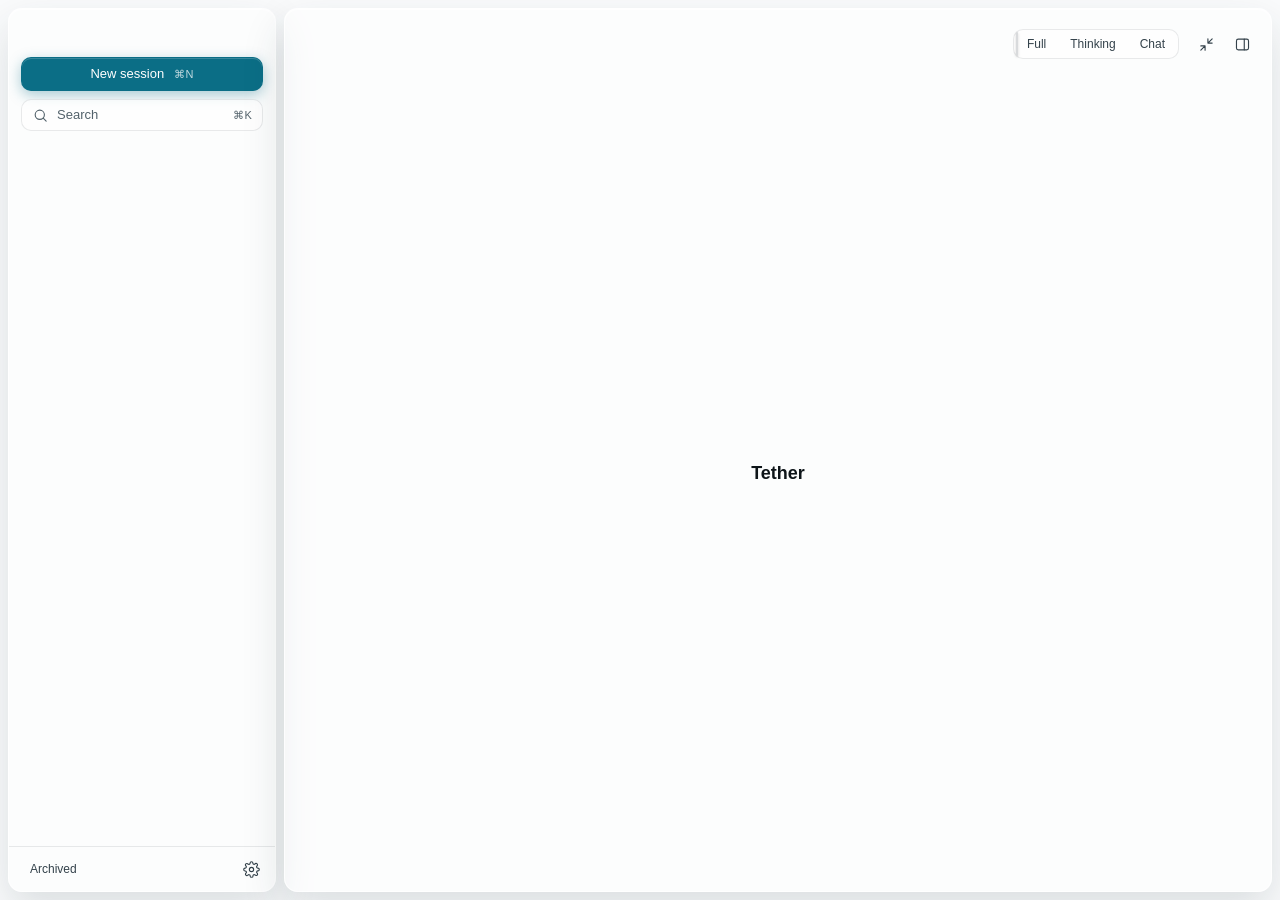
<file: ui/index.html>
<!doctype html>
<html lang="en">
<head>
<meta charset="utf-8">
<title>Tether</title>
<link rel="stylesheet" href="app.css">
</head>
<body>
<div id="app">
  <aside id="side" class="pane">
    <div class="side-top pywebview-drag-region">
      <button id="new-btn" class="btn primary" title="New session (⌘N)">New session<span class="kbd">⌘N</span></button>
      <button id="search" class="search-box" title="Sessions, repos and actions (⌘K)">
        <svg class="i" viewBox="0 0 24 24"><circle cx="11" cy="11" r="6.5"/><path d="m20 20-4.2-4.2"/></svg><span>Search</span><span class="kbd">⌘K</span>
      </button>
    </div>
    <button id="waiting-row" hidden><span class="wt-dot warn"></span><span class="t">Waiting on you</span><span class="c"></span></button>
    <div id="side-list" class="scroll"></div>
    <div id="restart-line" hidden><p class="t"></p><div class="rl-list"></div><button class="btn small rl-cancel"><svg class="i" viewBox="0 0 24 24"><path d="M6 6l12 12M18 6 6 18"/></svg><span></span></button></div>
    <div class="side-foot">
      <button id="archived-btn" class="btn ghost small">Archived</button>
      <div class="spacer"></div>
      <span id="keys-hint" class="mono dim"></span>
      <button id="restart-btn" class="icb upd" aria-label="Restart to load changes" hidden>
        <svg class="i" viewBox="0 0 24 24"><path d="M19 12a7 7 0 1 1-2.2-5.1M19 4v4h-4"/></svg>
      </button>
      <button id="update-btn" class="icb upd" title="Update available" aria-label="Update available" hidden>
        <svg class="i" viewBox="0 0 24 24"><circle cx="12" cy="12" r="9"/><path d="M12 7.5v8.5M8.5 12.5 12 16l3.5-3.5"/></svg>
      </button>
      <button id="settings-btn" class="icb" title="Settings (⌘,)">
        <svg class="i" viewBox="0 0 24 24"><circle cx="12" cy="12" r="3"/><path d="M19.4 15a1.7 1.7 0 0 0 .3 1.8l.1.1a2 2 0 1 1-2.8 2.8l-.1-.1a1.7 1.7 0 0 0-1.8-.3 1.7 1.7 0 0 0-1 1.5V21a2 2 0 1 1-4 0v-.1a1.7 1.7 0 0 0-1.1-1.5 1.7 1.7 0 0 0-1.8.3l-.1.1a2 2 0 1 1-2.8-2.8l.1-.1a1.7 1.7 0 0 0 .3-1.8 1.7 1.7 0 0 0-1.5-1H3a2 2 0 1 1 0-4h.1a1.7 1.7 0 0 0 1.5-1.1 1.7 1.7 0 0 0-.3-1.8l-.1-.1a2 2 0 1 1 2.8-2.8l.1.1a1.7 1.7 0 0 0 1.8.3H9a1.7 1.7 0 0 0 1-1.5V3a2 2 0 1 1 4 0v.1a1.7 1.7 0 0 0 1 1.5 1.7 1.7 0 0 0 1.8-.3l.1-.1a2 2 0 1 1 2.8 2.8l-.1.1a1.7 1.7 0 0 0-.3 1.8V9a1.7 1.7 0 0 0 1.5 1H21a2 2 0 1 1 0 4h-.1a1.7 1.7 0 0 0-1.5 1Z"/></svg>
      </button>
    </div>
  </aside>

  <main id="main" class="pane">
    <header id="bar" class="pywebview-drag-region">
      <div id="bar-repo" class="bar-group"></div>
      <div class="spacer pywebview-drag-region"></div>
      <div id="bar-right" class="bar-group"></div>
      <button id="split-btn" class="btn ghost small" hidden></button>
      <div id="view-seg" class="seg glide" title="What the chat shows (⌘D)">
        <span class="thumb"></span>
        <button data-v="full">Full</button><button data-v="thinking">Thinking</button><button data-v="chat">Chat</button>
      </div>
      <button id="mini-pin" class="icb" hidden>
        <svg class="i" viewBox="0 0 24 24"><path d="M9.5 4h5l-.8 5.5 3 3.5H7.3l3-3.5L9.5 4ZM12 13v7"/></svg>
      </button>
      <button id="mini-btn" class="icb" title="Mini window (⌘⇧M)"><svg class="i" viewBox="0 0 24 24"><path d="M4 14h6v6M20 10h-6V4M14 10l6-6M4 20l6-6"/></svg></button>
      <button id="panel-btn" class="icb" title="Shelf, changes, notes and stats (⌘\)">
        <svg class="i" viewBox="0 0 24 24"><rect x="3.5" y="4.5" width="17" height="15" rx="2.5"/><path d="M14.5 4.5v15"/></svg>
      </button>
    </header>
    <div id="chats"></div>
    <div id="empty" class="empty">
      <h1>Tether</h1>
      <div id="recent-repos"></div>
    </div>
    <div id="waiting" class="scroll" hidden></div>
    <footer id="composer" hidden>
      <button id="jump" hidden><span class="d"></span><span class="t">Working</span><svg viewBox="0 0 24 24"><path d="M12 5v14M6 13l6 6 6-6"/></svg></button>
      <div id="perm-dock"></div>
      <div id="jobs-wrap"><button id="jobs-note" hidden></button><div id="jobs-pop" class="popup" hidden></div></div>
      <div id="slash" class="popup" hidden></div>
      <div id="sq-wrap"></div>
      <div id="ins-wrap"></div>
      <div class="composer-box pane">
        <div id="attachments"></div>
        <div class="compose-row">
          <textarea id="input" rows="1" placeholder="Message Claude" spellcheck="true"></textarea>
        </div>
        <div class="compose-tools">
          <button id="file-btn" class="tool-btn" title="Attach files (or drop them on the window)">
            <svg viewBox="0 0 24 24"><path d="M20 11.5 12.4 19a5 5 0 0 1-7.1-7.1l8-8a3.3 3.3 0 0 1 4.7 4.7l-8 8a1.7 1.7 0 0 1-2.4-2.4l7.3-7.3"/></svg>
          </button>
          <button id="mic-btn" class="tool-btn" title="Dictate (hold the voice key, or click to start and stop)">
            <svg viewBox="0 0 24 24"><path d="M12 3a3 3 0 0 0-3 3v6a3 3 0 0 0 6 0V6a3 3 0 0 0-3-3Z"/><path d="M5 11a7 7 0 0 0 14 0M12 18v3"/></svg>
            <span class="lvl"></span>
          </button>
          <button id="sq-btn" class="tool-btn" title="Side question (⌘/ or /btw): ask about this chat without adding to it">
            <svg viewBox="0 0 24 24"><path d="M5 5h14v10H10l-4 4v-4H5z"/><path d="M9 9.5h6M9 12h3.5"/></svg>
          </button>
          <div id="tools-wrap">
            <button id="tools-btn" class="tool-btn" title="Tools">
              <svg viewBox="0 0 24 24"><path d="M3.5 9.5h17v9a1.5 1.5 0 0 1-1.5 1.5H5a1.5 1.5 0 0 1-1.5-1.5v-9Z"/><path d="M9 9.5V6.5A1.5 1.5 0 0 1 10.5 5h3A1.5 1.5 0 0 1 15 6.5v3M3.5 13.5h17M10.5 13.5v1.5h3v-1.5"/></svg>
            </button>
            <div id="tools-menu" class="popup tools-menu" hidden></div>
          </div>
          <button id="ins-btn" class="tool-btn" title="Instructions for this chat">
            <svg viewBox="0 0 24 24"><path d="M7 3.5h7.5L18 7v13.5H7z"/><path d="M10 11h5M10 14.5h5M10 18h2.5"/></svg>
          </button>
          <div id="tool-favs"></div>
          <div class="spacer"></div>
          <div id="run-wrap">
            <button id="run-btn" class="run-chip" title="Model, effort and permission mode (⇧Tab cycles the mode)"><span class="lbl"></span><span class="chev-s"></span></button>
            <div id="run-menu" class="popup run-menu" hidden></div>
          </div>
          <select id="mode-sel" hidden>
            <option value="auto" title="Auto · Runs safe actions itself; a safety check stops risky ones">Auto</option>
            <option value="manual" title="Ask first · Asks before each edit and command">Ask first</option>
            <option value="acceptEdits" title="Accept edits · Edits files without asking; asks before commands">Accept edits</option>
            <option value="plan" title="Plan · Reads and plans only; no edits or commands">Plan</option>
            <option value="dontAsk" title="Don't ask · Runs only what your settings allow; skips the rest">Don't ask</option>
            <option value="bypassPermissions" title="Bypass permissions · Runs everything without asking">Bypass permissions</option>
          </select>
          <select id="model-sel" hidden></select>
          <select id="effort-sel" hidden>
            <option value="">Default effort</option>
            <option value="low">Low</option><option value="medium">Medium</option>
            <option value="high">High</option><option value="xhigh">Extra high</option><option value="max">Max</option>
          </select>
          <button id="fast-btn" class="fast-btn" title="Fast mode: same model, faster output">Fast</button>
          <button id="send-btn" class="round-btn send" title="Send (Enter)"><svg viewBox="0 0 24 24"><path d="M12 19V5M6 11l6-6 6 6"/></svg></button>
          <button id="stop-btn" class="round-btn stop" title="Stop (Esc)" hidden><i></i></button>
        </div>
      </div>
    </footer>
  </main>

  <aside id="panel" class="pane" hidden>
    <div id="panel-grip" title="Drag to resize"></div>
    <div class="panel-head pywebview-drag-region">
      <div class="tabs pywebview-drag-region">
        <button data-tab="view" class="tab on" title="Shelf (⌘J)" hidden>Shelf</button>
        <button data-tab="changes" class="tab">Changes</button>
        <button data-tab="history" class="tab">History</button>
        <button data-tab="notes" class="tab">Notes</button>
        <button data-tab="stats" class="tab">Stats</button>
        <button data-tab="desk" class="tab" title="Slate, Ledger, Folio and Tack">Desk</button>
      </div>
      <div class="spacer pywebview-drag-region"></div>
      <button id="panel-refresh" class="icb" title="Refresh"><svg class="i" viewBox="0 0 24 24"><path d="M20 11a8 8 0 1 0-2.3 5.7M20 5v6h-6"/></svg></button>
    </div>
    <div id="pr-card"></div>
    <div id="panel-body" class="scroll"></div>
    <div id="desk-body" hidden></div>
  </aside>
</div>

<div id="ctx-menu" class="popup menu" hidden></div>
<div id="peek" class="pop" tabindex="-1" hidden>
  <div class="peek-h"><span class="peek-t"></span><span class="peek-m"></span><span class="spacer"></span>
    <div class="seg peek-mode" hidden><button data-pm="page">Page</button><button data-pm="code">Code</button></div>
    <button class="icb" data-peek="panel" title="Open in panel"><svg class="i" viewBox="0 0 24 24"><rect x="3.5" y="4.5" width="17" height="15" rx="2.5"/><path d="M14.5 4.5v15M17 9h1M17 12h1"/></svg></button>
    <button class="icb" data-peek="grow" title="Larger (Space)"><svg class="i" viewBox="0 0 24 24"><path d="M14 4h6v6M10 20H4v-6M20 4l-7 7M4 20l7-7"/></svg></button>
    <button class="btn small" data-peek="copy" title="Copy this file's text" hidden>Copy</button>
    <button class="btn small" data-peek="open">Open</button>
    <button class="icb" data-peek="close" title="Close (Esc)"><svg class="i" viewBox="0 0 24 24"><path d="M6 6l12 12M18 6 6 18"/></svg></button>
  </div>
  <div class="peek-b"></div>
</div>
<div id="palette-scrim" hidden></div>
<div id="palette" class="pop" hidden>
  <div class="pal-in"><svg class="i" viewBox="0 0 24 24"><circle cx="11" cy="11" r="6.5"/><path d="m20 20-4.2-4.2"/></svg><input id="pal-q" placeholder="Search sessions, repos and actions" spellcheck="false"></div>
  <div id="pal-res"></div>
</div>
<div id="dropzone" hidden>Drop to attach</div>
<div id="modal" hidden><div class="modal-box"></div></div>
<div id="toast"></div>
<div id="circling" hidden>Draw on the screen. Return to explain, Esc to cancel.</div>
<script src="markdown.js"></script>
<script src="repo-panel.js"></script>
<script src="runner.js"></script>
<script src="critters.js"></script>
<script src="app.js"></script>
<script src="selectfx.js"></script>
<script src="sideq.js"></script>
<script src="instruct.js"></script>
<script src="extras.js"></script>
<script src="desk.js"></script>
</body>
</html>
</file>
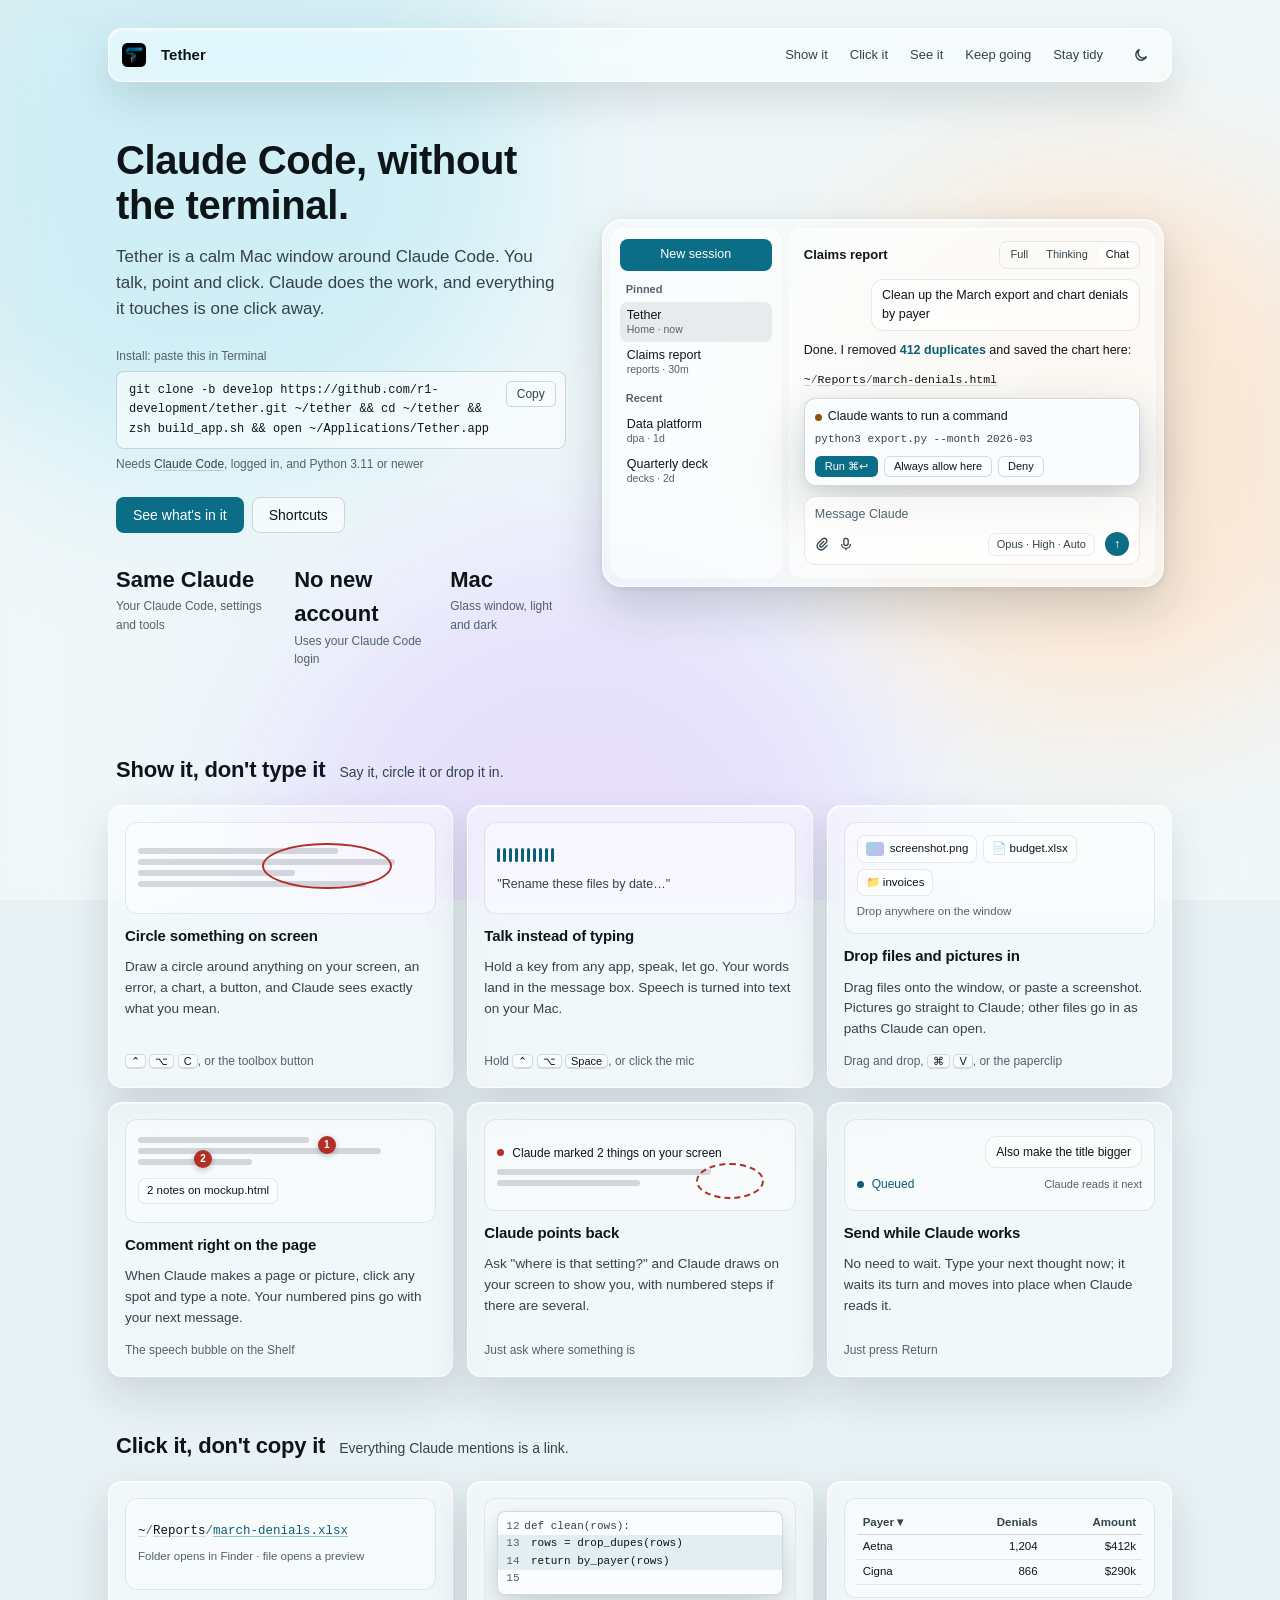
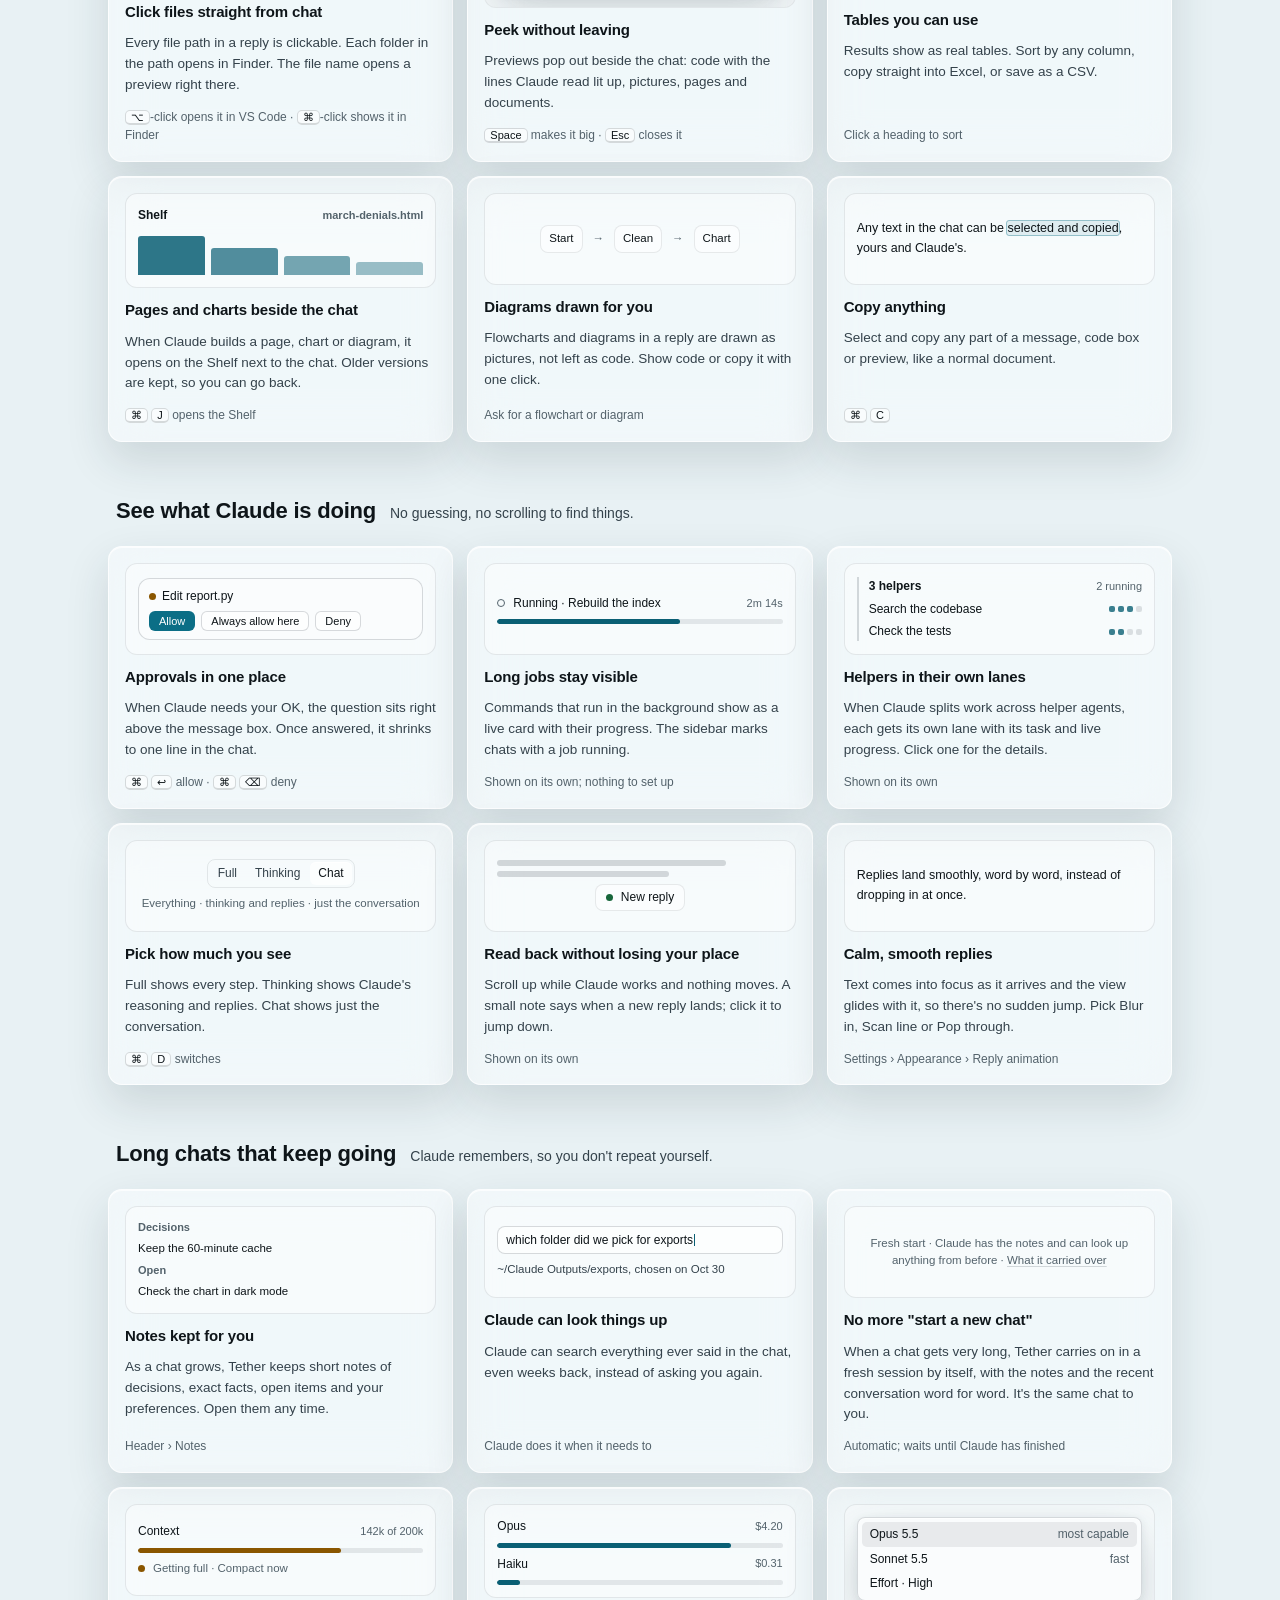
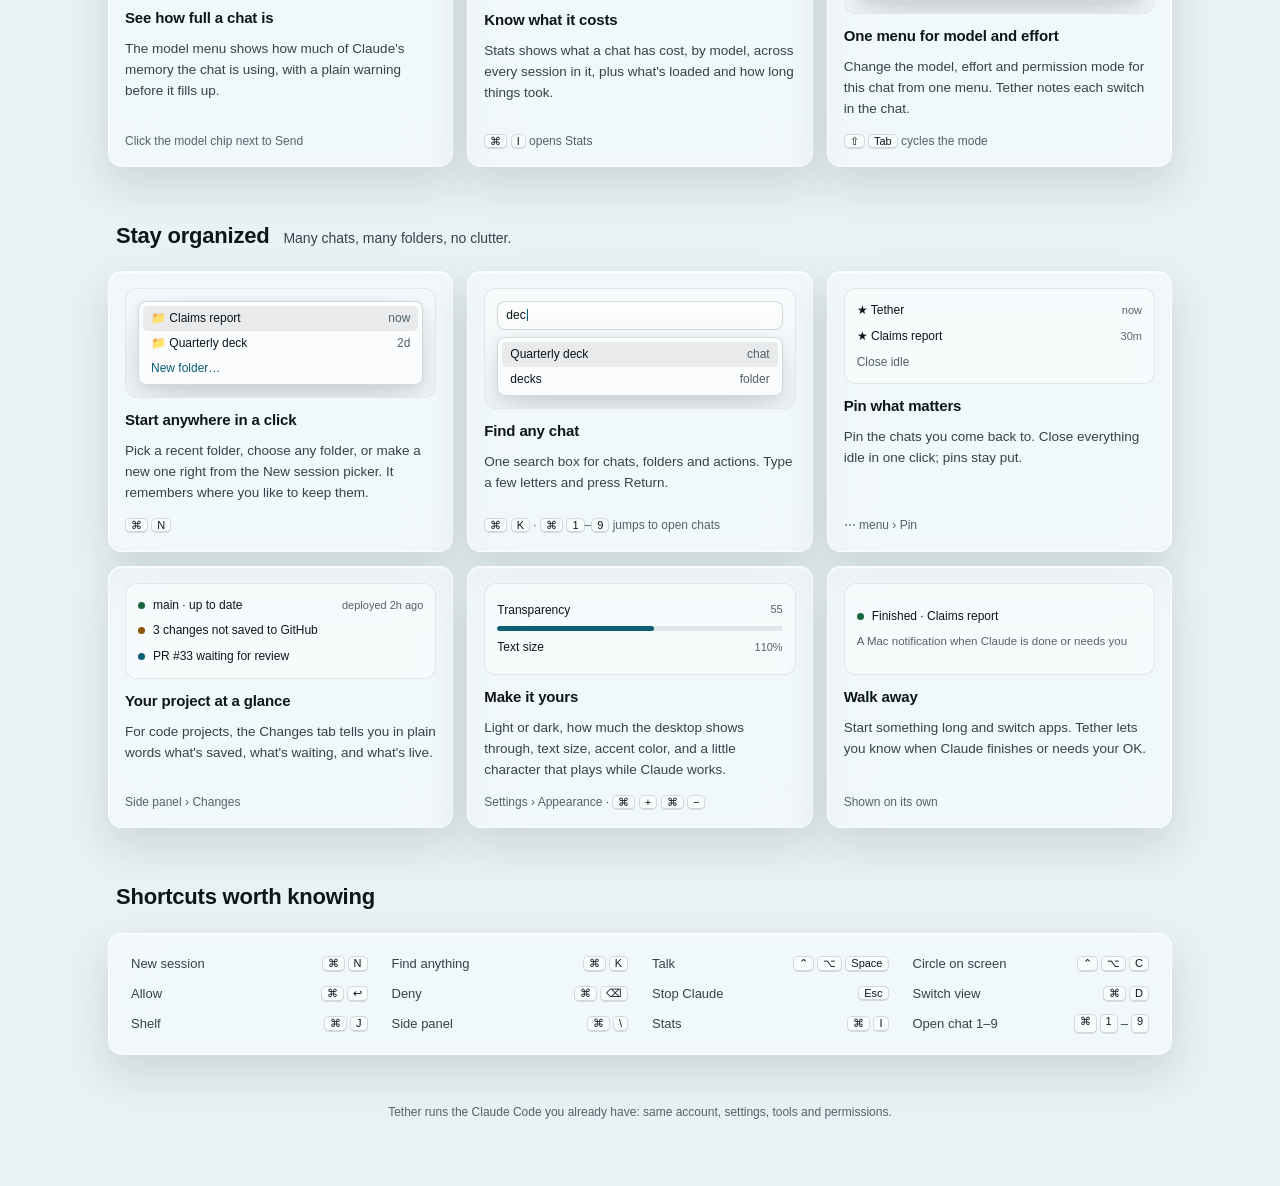
<file: docs/features.html>
<!doctype html>
<html lang="en">
<head>
<meta charset="utf-8">
<meta name="viewport" content="width=device-width, initial-scale=1">
<title>Tether · Claude Code, made simple</title>
<style>
:root {
  --font: -apple-system, BlinkMacSystemFont, "SF Pro Text", "Segoe UI", Roboto, Helvetica, Arial, sans-serif;
  --mono: "SF Mono", ui-monospace, "Cascadia Mono", Menlo, Consolas, monospace;
  --r-1: 5px; --r-2: 8px; --r-3: 12px; --r-pane: 14px; --r-big: 20px;
  --soft: cubic-bezier(.25, .8, .3, 1);
}
body {
  --page: rgba(247, 250, 251, .62); --side-bg: rgba(255, 255, 255, .46); --surface: rgba(255, 255, 255, .55);
  --raised: rgba(255, 255, 255, .62); --sunk: rgba(255, 255, 255, .42); --field: rgba(255, 255, 255, .6);
  --hover: rgba(16, 30, 38, .05); --sel: rgba(16, 30, 38, .08);
  --line: rgba(16, 30, 38, .09); --line-2: rgba(16, 30, 38, .16);
  --pane-line: rgba(255, 255, 255, .75); --pane-hi: inset 0 1px 0 rgba(255, 255, 255, .8);
  --text: #0E1519; --text-2: #34424B; --text-3: #53626B;
  --accent: #0A5F74; --accent-fill: #0B6E86; --on-accent: #FFFFFF;
  --accent-soft: rgba(11, 110, 134, .10); --accent-line: rgba(11, 110, 134, .42);
  --ok: #17663B; --warn: #8A5600; --danger: #B02F27;
  --add-bg: rgba(28, 116, 68, .10); --del-bg: rgba(176, 47, 39, .09);
  --pop-bg: rgba(250, 252, 253, .97); --composer-bg: rgba(255, 255, 255, .72);
  --shadow-pane: 0 1px 0 rgba(255, 255, 255, .7) inset, 0 18px 44px rgba(30, 50, 60, .14);
  --shadow-pop: 0 1px 0 rgba(255, 255, 255, .8) inset, 0 20px 50px rgba(30, 50, 60, .20), 0 2px 8px rgba(30, 50, 60, .08);
  --desk-1: #9fd3e0; --desk-2: #f3c9a8; --desk-3: #c6b8ef; --desk-4: #e8f1f4;
  color-scheme: light;
}
body.dark {
  --page: rgba(13, 19, 23, .62); --side-bg: rgba(44, 56, 64, .40); --surface: rgba(255, 255, 255, .06);
  --raised: rgba(255, 255, 255, .08); --sunk: rgba(0, 0, 0, .28); --field: rgba(255, 255, 255, .06);
  --hover: rgba(255, 255, 255, .06); --sel: rgba(255, 255, 255, .10);
  --line: rgba(255, 255, 255, .08); --line-2: rgba(255, 255, 255, .14);
  --pane-line: rgba(255, 255, 255, .09); --pane-hi: inset 0 1px 0 rgba(255, 255, 255, .07);
  --text: #F1F5F7; --text-2: #C3CDD3; --text-3: #A6B2B9;
  --accent: #6CCDE3; --accent-fill: #0B6E86; --on-accent: #FFFFFF;
  --accent-soft: rgba(108, 205, 227, .12); --accent-line: rgba(108, 205, 227, .45);
  --ok: #62D49C; --warn: #F2B45A; --danger: #FF9D94;
  --add-bg: rgba(98, 212, 156, .12); --del-bg: rgba(255, 138, 128, .12);
  --pop-bg: rgba(26, 33, 39, .97); --composer-bg: rgba(30, 40, 47, .72);
  --shadow-pane: 0 1px 0 rgba(255, 255, 255, .04) inset, 0 18px 48px rgba(0, 0, 0, .35);
  --shadow-pop: 0 1px 0 rgba(255, 255, 255, .06) inset, 0 20px 50px rgba(0, 0, 0, .45), 0 2px 8px rgba(0, 0, 0, .3);
  --desk-1: #0f3a46; --desk-2: #4a2d22; --desk-3: #2c2456; --desk-4: #0d1418;
  color-scheme: dark;
}

* { box-sizing: border-box; }
html { scroll-behavior: smooth; }
body {
  margin: 0; font: 14px/1.55 var(--font); color: var(--text); -webkit-font-smoothing: antialiased;
  background: var(--desk-4);
  min-height: 100vh;
}
/* the "desktop" behind the glass */
.desk { position: fixed; inset: 0; z-index: -1; overflow: hidden; background: var(--desk-4); }
.desk i { position: absolute; border-radius: 50%; filter: blur(70px); opacity: .9; }
.desk i:nth-child(1) { width: 52vw; height: 52vw; left: -10vw; top: -14vw; background: var(--desk-1); }
.desk i:nth-child(2) { width: 44vw; height: 44vw; right: -8vw; top: 18vh; background: var(--desk-2); }
.desk i:nth-child(3) { width: 50vw; height: 50vw; left: 20vw; bottom: -22vw; background: var(--desk-3); }
.glass { position: fixed; inset: 0; z-index: -1; background: var(--page); backdrop-filter: blur(30px) saturate(1.6); -webkit-backdrop-filter: blur(30px) saturate(1.6); }

.wrap { max-width: 1120px; margin: 0 auto; padding: 28px 28px 64px; }
.pane { background: var(--side-bg); border: 1px solid var(--pane-line); border-radius: var(--r-big); box-shadow: var(--shadow-pane);
  backdrop-filter: blur(24px) saturate(1.5); -webkit-backdrop-filter: blur(24px) saturate(1.5); }

/* top bar */
.top { display: flex; align-items: center; gap: 12px; padding: 10px 14px 10px 10px; border-radius: var(--r-pane); }
.top img { width: 30px; height: 30px; border-radius: 8px; }
.top .name { font-weight: 600; font-size: 15px; }
.top nav { margin-left: auto; display: flex; gap: 2px; }
.top nav a { color: var(--text-2); text-decoration: none; font-size: 13px; padding: 5px 10px; border-radius: var(--r-2); }
.top nav a:hover { background: var(--hover); color: var(--text); }
.icb { width: 32px; height: 32px; display: grid; place-items: center; border: 0; background: transparent; border-radius: var(--r-2); color: var(--text-2); cursor: pointer; }
.icb:hover { background: var(--hover); color: var(--text); }

/* hero */
.hero { display: grid; grid-template-columns: 1fr 1.25fr; gap: 36px; align-items: center; padding: 56px 8px 40px; }
h1, h2, h3 { font-weight: 600; letter-spacing: -.01em; margin: 0; }
h1 { font-size: 40px; line-height: 1.12; }
.lead { font-size: 17px; color: var(--text-2); margin: 16px 0 24px; max-width: 30em; }
.btn { display: inline-flex; align-items: center; gap: 8px; height: 36px; padding: 0 16px; border-radius: var(--r-2); font: 500 14px var(--font);
  text-decoration: none; border: 1px solid var(--line-2); color: var(--text); background: var(--surface); cursor: pointer; }
.btn.primary { background: var(--accent-fill); color: var(--on-accent); border-color: transparent; }
.btn + .btn { margin-left: 8px; }
.install { margin: 0 0 24px; max-width: 34em; }
.install .lbl { font-size: 12px; color: var(--text-3); margin-bottom: 6px; }
.install .box { display: flex; align-items: flex-start; gap: 10px; border: 1px solid var(--line-2); background: var(--surface); border-radius: var(--r-2); padding: 9px 9px 9px 12px; }
.install code { flex: 1; min-width: 0; font: 12px/1.6 var(--mono); color: var(--text); white-space: pre-wrap; overflow-wrap: anywhere; user-select: all; }
.install .copy { flex: none; height: 26px; padding: 0 10px; border-radius: var(--r-1); border: 1px solid var(--line-2); background: transparent; color: var(--text-2); font: 500 12px var(--font); cursor: pointer; }
.install .copy:hover { color: var(--text); }
.install .need { font-size: 12px; color: var(--text-3); margin-top: 6px; }
.install .need a { color: var(--text-2); text-underline-offset: 2px; text-decoration-color: var(--line-2); }
.facts { display: flex; gap: 28px; margin-top: 30px; }
.facts div { font-size: 12px; color: var(--text-3); }
.facts b { display: block; font-size: 22px; font-weight: 600; color: var(--text); }

/* the little Tether window in the hero */
.win { display: grid; grid-template-columns: 170px 1fr; gap: 8px; padding: 8px; border-radius: var(--r-big); background: var(--page); border: 1px solid var(--pane-line); box-shadow: var(--shadow-pop); font-size: 12.5px; }
.win .side { background: var(--side-bg); border: 1px solid var(--pane-line); border-radius: var(--r-pane); padding: 10px 8px; box-shadow: var(--pane-hi); }
.win .new { background: var(--accent-fill); color: var(--on-accent); border-radius: var(--r-2); text-align: center; padding: 6px; font-weight: 500; margin-bottom: 10px; }
.win .sec { font-size: 11px; color: var(--text-3); margin: 8px 6px 4px; font-weight: 600; }
.win .row { padding: 5px 7px; border-radius: var(--r-2); line-height: 1.3; }
.win .row small { display: block; color: var(--text-3); font-size: 10.5px; }
.win .row.on { background: var(--sel); }
.win .main { background: var(--side-bg); border: 1px solid var(--pane-line); border-radius: var(--r-pane); padding: 12px 14px; display: flex; flex-direction: column; gap: 10px; min-height: 330px; box-shadow: var(--pane-hi); }
.win .head { display: flex; align-items: center; justify-content: space-between; font-weight: 600; font-size: 13px; }
.seg { display: inline-flex; border: 1px solid var(--line); border-radius: var(--r-2); padding: 2px; gap: 2px; font-weight: 400; font-size: 11px; }
.seg span { padding: 2px 8px; border-radius: 6px; color: var(--text-2); }
.seg span.on { background: var(--raised); color: var(--text); box-shadow: var(--pane-hi); }
.bubble { align-self: flex-end; background: var(--raised); border: 1px solid var(--line); border-radius: var(--r-3); padding: 6px 10px; max-width: 80%; }
.reply { color: var(--text); }
.reply b { color: var(--accent); font-weight: 600; }
.path { font-family: var(--mono); font-size: 11.5px; }
.path a { color: var(--text); text-decoration: underline; text-decoration-color: var(--line-2); text-underline-offset: 2px; cursor: pointer; }
.path a:hover { color: var(--accent); text-decoration-color: var(--accent-line); }
.path .sep { color: var(--text-3); }
.approve { border: 1px solid var(--line-2); background: var(--pop-bg); border-radius: var(--r-3); padding: 8px 10px; box-shadow: var(--shadow-pop); }
.approve .q { display: flex; align-items: center; gap: 6px; font-weight: 500; }
.approve code { font-family: var(--mono); font-size: 11px; color: var(--text-2); display: block; margin: 4px 0 8px; }
.approve .acts { display: flex; gap: 6px; }
.mini-btn { font: 500 11px var(--font); padding: 3px 9px; border-radius: 6px; border: 1px solid var(--line-2); background: var(--surface); color: var(--text); }
.mini-btn.p { background: var(--accent-fill); color: var(--on-accent); border-color: transparent; }
.composer { margin-top: auto; background: var(--composer-bg); border: 1px solid var(--line); border-radius: var(--r-3); padding: 8px 10px; }
.composer .ph { color: var(--text-3); margin-bottom: 8px; }
.composer .bar { display: flex; align-items: center; gap: 10px; color: var(--text-2); }
.chip { margin-left: auto; border: 1px solid var(--line); border-radius: var(--r-2); padding: 2px 8px; font-size: 11px; }
.send { width: 24px; height: 24px; border-radius: 50%; background: var(--accent-fill); color: var(--on-accent); display: grid; place-items: center; }

.dot { width: 7px; height: 7px; border-radius: 50%; display: inline-block; flex: none; }
.dot.ok { background: var(--ok); } .dot.warn { background: var(--warn); } .dot.bad { background: var(--danger); } .dot.acc { background: var(--accent); }
.ring { width: 8px; height: 8px; border-radius: 50%; border: 1.5px solid var(--text-3); display: inline-block; }

/* sections */
section { padding: 44px 0 8px; scroll-margin-top: 20px; }
.sec-head { display: flex; align-items: baseline; gap: 14px; margin: 0 8px 18px; }
.sec-head h2 { font-size: 22px; }
.sec-head p { margin: 0; color: var(--text-2); }
.grid { display: grid; grid-template-columns: repeat(3, 1fr); gap: 14px; }
.card { padding: 16px; border-radius: var(--r-pane); display: flex; flex-direction: column; gap: 10px; transition: transform .25s var(--soft); }
.card:hover { transform: translateY(-2px); }
.card h3 { font-size: 15px; }
.card p { margin: 0; color: var(--text-2); font-size: 13.5px; }
.card .how { margin-top: auto; font-size: 12px; color: var(--text-3); padding-top: 2px; }
.demo { background: var(--sunk); border: 1px solid var(--line); border-radius: var(--r-3); padding: 12px; font-size: 12.5px; min-height: 92px; display: flex; flex-direction: column; justify-content: center; gap: 7px; position: relative; overflow: hidden; }
kbd { font: 500 11px var(--font); border: 1px solid var(--line-2); border-bottom-width: 2px; border-radius: 5px; padding: 0 5px; background: var(--surface); color: var(--text); white-space: nowrap; }

/* demo bits */
.lines { display: flex; flex-direction: column; gap: 5px; }
.lines i { height: 6px; border-radius: 3px; background: var(--line-2); display: block; }
.circle-mark { position: absolute; border: 2.5px solid var(--danger); border-radius: 50%; }
.wave { display: flex; align-items: center; gap: 3px; height: 26px; }
.wave i { width: 3px; height: 14px; border-radius: 2px; background: var(--accent); animation: wave 1.1s ease-in-out infinite; }
@keyframes wave { 0%, 100% { height: 6px; } 50% { height: 22px; } }
.attach { display: flex; gap: 6px; flex-wrap: wrap; }
.att { display: flex; align-items: center; gap: 6px; border: 1px solid var(--line); background: var(--surface); border-radius: var(--r-2); padding: 4px 8px; font-size: 11.5px; }
.thumb { width: 18px; height: 14px; border-radius: 3px; background: linear-gradient(135deg, var(--desk-1), var(--desk-3)); }
.pin { position: absolute; width: 18px; height: 18px; border-radius: 50%; background: var(--danger); color: #fff; font: 600 10px/18px var(--font); text-align: center; box-shadow: 0 2px 6px rgba(0,0,0,.25); }
.note-chip { align-self: flex-start; border: 1px solid var(--line); background: var(--surface); border-radius: var(--r-2); padding: 3px 8px; font-size: 11.5px; }
.peek { border: 1px solid var(--line-2); background: var(--pop-bg); border-radius: var(--r-2); box-shadow: var(--shadow-pop); font: 11px/1.6 var(--mono); padding: 6px 0; }
.peek div { padding: 0 8px; color: var(--text-2); white-space: nowrap; overflow: hidden; text-overflow: ellipsis; }
.peek div.lit { background: var(--accent-soft); color: var(--text); }
.peek span { color: var(--text-3); display: inline-block; width: 18px; }
table.t { border-collapse: collapse; width: 100%; font-size: 11.5px; }
table.t th { text-align: left; font-weight: 600; color: var(--text-2); border-bottom: 1px solid var(--line-2); padding: 3px 6px; }
table.t td { padding: 3px 6px; border-bottom: 1px solid var(--line); }
table.t td.n, table.t th.n { text-align: right; font-variant-numeric: tabular-nums; }
.tline { display: flex; align-items: center; gap: 8px; font-size: 12px; }
.tline .g { color: var(--text-3); margin-left: auto; font-size: 11px; }
.lane { border-left: 2px solid var(--line-2); padding-left: 10px; display: flex; flex-direction: column; gap: 4px; }
.ticks { display: flex; gap: 3px; }
.ticks i { width: 6px; height: 6px; border-radius: 2px; background: var(--accent); opacity: .8; }
.ticks i.off { background: var(--line-2); }
.notes-mini { display: flex; flex-direction: column; gap: 4px; font-size: 11.5px; }
.notes-mini b { font-size: 11px; color: var(--text-3); font-weight: 600; }
.divider { text-align: center; color: var(--text-3); font-size: 11.5px; }
.divider u { text-decoration-color: var(--line-2); text-underline-offset: 2px; }
.bar-track { height: 5px; border-radius: 3px; background: var(--line); overflow: hidden; }
.bar-track i { display: block; height: 100%; background: var(--accent); border-radius: 3px; }
.menu { border: 1px solid var(--line-2); background: var(--pop-bg); border-radius: var(--r-2); box-shadow: var(--shadow-pop); padding: 4px; font-size: 12px; }
.menu div { padding: 3px 8px; border-radius: 5px; display: flex; gap: 8px; }
.menu div.on { background: var(--sel); }
.menu div .g { color: var(--text-3); margin-left: auto; }
.search { border: 1px solid var(--line-2); background: var(--field); border-radius: var(--r-2); padding: 4px 8px; color: var(--text); font-size: 12px; }
.search::after { content: ""; display: inline-block; width: 1px; height: 12px; background: var(--accent); margin-left: 1px; vertical-align: -2px; animation: blink 1s steps(1) infinite; }
@keyframes blink { 50% { opacity: 0; } }
.blurin span { display: inline-block; animation: blurin 4s var(--soft) infinite both; }
@keyframes blurin { 0% { filter: blur(6px); opacity: .15; } 18%, 100% { filter: blur(0); opacity: 1; } }

/* shortcuts */
.keys { display: grid; grid-template-columns: repeat(4, 1fr); gap: 10px 24px; padding: 20px 22px; border-radius: var(--r-pane); }
.keys div { display: flex; align-items: center; gap: 10px; font-size: 13px; color: var(--text-2); }
.keys div span { margin-left: auto; display: flex; gap: 3px; }
footer { text-align: center; color: var(--text-3); font-size: 12px; margin-top: 40px; }

@media (max-width: 920px) {
  .hero { grid-template-columns: 1fr; }
  .grid { grid-template-columns: 1fr 1fr; }
  .keys { grid-template-columns: 1fr 1fr; }
  .top nav { display: none; }
}
@media (max-width: 600px) {
  .grid, .keys { grid-template-columns: 1fr; }
  .win { grid-template-columns: 1fr; } .win .side { display: none; }
  h1 { font-size: 32px; }
}
@media (prefers-reduced-motion: reduce) { * { animation: none !important; transition: none !important; } }
</style>
</head>
<body>
<div class="desk"><i></i><i></i><i></i></div><div class="glass"></div>

<div class="wrap">
  <header class="top pane">
    <img src="[data-uri]" alt="">
    <span class="name">Tether</span>
    <nav>
      <a href="#show">Show it</a><a href="#click">Click it</a><a href="#see">See it</a><a href="#long">Keep going</a><a href="#tidy">Stay tidy</a>
    </nav>
    <button class="icb" id="theme" title="Light or dark" aria-label="Switch light or dark">
      <svg width="16" height="16" viewBox="0 0 16 16" fill="none" stroke="currentColor" stroke-width="1.5"><path d="M13.5 9.5A5.5 5.5 0 1 1 6.5 2.5a4.5 4.5 0 0 0 7 7z"/></svg>
    </button>
  </header>

  <div class="hero">
    <div>
      <h1>Claude Code, without the terminal.</h1>
      <p class="lead">Tether is a calm Mac window around Claude Code. You talk, point and click. Claude does the work, and everything it touches is one click away.</p>
      <div class="install">
        <div class="lbl">Install: paste this in Terminal</div>
        <div class="box"><code id="cmd">git clone -b develop https://github.com/r1-development/tether.git ~/tether &amp;&amp; cd ~/tether &amp;&amp; zsh build_app.sh &amp;&amp; open ~/Applications/Tether.app</code><button class="copy" id="copy">Copy</button></div>
        <div class="need">Needs <a href="https://claude.com/claude-code">Claude Code</a>, logged in, and Python 3.11 or newer</div>
      </div>
      <a class="btn primary" href="#show">See what's in it</a><a class="btn" href="#keys">Shortcuts</a>
      <div class="facts">
        <div><b>Same Claude</b>Your Claude Code, settings and tools</div>
        <div><b>No new account</b>Uses your Claude Code login</div>
        <div><b>Mac</b>Glass window, light and dark</div>
      </div>
    </div>

    <div class="win" aria-hidden="true">
      <div class="side">
        <div class="new">New session</div>
        <div class="sec">Pinned</div>
        <div class="row on">Tether<small>Home · now</small></div>
        <div class="row">Claims report<small>reports · 30m</small></div>
        <div class="sec">Recent</div>
        <div class="row">Data platform<small>dpa · 1d</small></div>
        <div class="row">Quarterly deck<small>decks · 2d</small></div>
      </div>
      <div class="main">
        <div class="head">Claims report <span class="seg"><span>Full</span><span>Thinking</span><span class="on">Chat</span></span></div>
        <div class="bubble">Clean up the March export and chart denials by payer</div>
        <div class="reply blurin"><span>Done.</span> <span>I</span> <span>removed</span> <span><b>412 duplicates</b></span> <span>and</span> <span>saved</span> <span>the</span> <span>chart</span> <span>here:</span></div>
        <div class="path"><a>~</a><span class="sep">/</span><a>Reports</a><span class="sep">/</span><a>march-denials.html</a></div>
        <div class="approve">
          <div class="q"><span class="dot warn"></span>Claude wants to run a command</div>
          <code>python3 export.py --month 2026-03</code>
          <div class="acts"><span class="mini-btn p">Run ⌘↩</span><span class="mini-btn">Always allow here</span><span class="mini-btn">Deny</span></div>
        </div>
        <div class="composer">
          <div class="ph">Message Claude</div>
          <div class="bar">
            <svg width="14" height="14" viewBox="0 0 16 16" fill="none" stroke="currentColor" stroke-width="1.5"><path d="M10.5 4.5 5.8 9.2a1.5 1.5 0 0 0 2.1 2.1l5-5a3 3 0 0 0-4.2-4.2l-5 5a4.5 4.5 0 0 0 6.4 6.4l4.2-4.2"/></svg>
            <svg width="14" height="14" viewBox="0 0 16 16" fill="none" stroke="currentColor" stroke-width="1.5"><rect x="5.5" y="1.5" width="5" height="8" rx="2.5"/><path d="M3 8a5 5 0 0 0 10 0M8 13v2"/></svg>
            <span class="chip">Opus · High · Auto</span>
            <span class="send">↑</span>
          </div>
        </div>
      </div>
    </div>
  </div>

  <section id="show">
    <div class="sec-head"><h2>Show it, don't type it</h2><p>Say it, circle it or drop it in.</p></div>
    <div class="grid">
      <div class="card pane">
        <div class="demo">
          <div class="lines"><i style="width:70%"></i><i style="width:90%"></i><i style="width:55%"></i><i style="width:80%"></i></div>
          <span class="circle-mark" style="left:44%;top:22%;width:42%;height:52%"></span>
        </div>
        <h3>Circle something on screen</h3>
        <p>Draw a circle around anything on your screen, an error, a chart, a button, and Claude sees exactly what you mean.</p>
        <div class="how"><kbd>⌃</kbd> <kbd>⌥</kbd> <kbd>C</kbd>, or the toolbox button</div>
      </div>
      <div class="card pane">
        <div class="demo">
          <div class="wave"><i style="animation-delay:0s"></i><i style="animation-delay:.1s"></i><i style="animation-delay:.2s"></i><i style="animation-delay:.3s"></i><i style="animation-delay:.4s"></i><i style="animation-delay:.5s"></i><i style="animation-delay:.6s"></i><i style="animation-delay:.7s"></i><i style="animation-delay:.3s"></i><i style="animation-delay:.1s"></i></div>
          <div style="color:var(--text-2)">"Rename these files by date…"</div>
        </div>
        <h3>Talk instead of typing</h3>
        <p>Hold a key from any app, speak, let go. Your words land in the message box. Speech is turned into text on your Mac.</p>
        <div class="how">Hold <kbd>⌃</kbd> <kbd>⌥</kbd> <kbd>Space</kbd>, or click the mic</div>
      </div>
      <div class="card pane">
        <div class="demo">
          <div class="attach">
            <span class="att"><span class="thumb"></span>screenshot.png</span>
            <span class="att">📄 budget.xlsx</span>
            <span class="att">📁 invoices</span>
          </div>
          <div style="color:var(--text-3);font-size:11.5px">Drop anywhere on the window</div>
        </div>
        <h3>Drop files and pictures in</h3>
        <p>Drag files onto the window, or paste a screenshot. Pictures go straight to Claude; other files go in as paths Claude can open.</p>
        <div class="how">Drag and drop, <kbd>⌘</kbd> <kbd>V</kbd>, or the paperclip</div>
      </div>
      <div class="card pane">
        <div class="demo" style="min-height:104px">
          <div class="lines"><i style="width:60%"></i><i style="width:85%"></i><i style="width:40%"></i></div>
          <span class="pin" style="left:62%;top:16%">1</span><span class="pin" style="left:22%;top:30%">2</span>
          <span class="note-chip" style="margin-top:6px">2 notes on mockup.html</span>
        </div>
        <h3>Comment right on the page</h3>
        <p>When Claude makes a page or picture, click any spot and type a note. Your numbered pins go with your next message.</p>
        <div class="how">The speech bubble on the Shelf</div>
      </div>
      <div class="card pane">
        <div class="demo">
          <div class="tline"><span class="dot bad"></span>Claude marked 2 things on your screen</div>
          <div class="lines"><i style="width:75%"></i><i style="width:50%"></i></div>
          <span class="circle-mark" style="right:10%;bottom:12%;width:22%;height:40%;border-style:dashed"></span>
        </div>
        <h3>Claude points back</h3>
        <p>Ask "where is that setting?" and Claude draws on your screen to show you, with numbered steps if there are several.</p>
        <div class="how">Just ask where something is</div>
      </div>
      <div class="card pane">
        <div class="demo">
          <div class="bubble" style="align-self:flex-end;font-size:12px">Also make the title bigger</div>
          <div class="tline"><span class="dot acc"></span><span style="color:var(--accent)">Queued</span><span class="g">Claude reads it next</span></div>
        </div>
        <h3>Send while Claude works</h3>
        <p>No need to wait. Type your next thought now; it waits its turn and moves into place when Claude reads it.</p>
        <div class="how">Just press Return</div>
      </div>
    </div>
  </section>

  <section id="click">
    <div class="sec-head"><h2>Click it, don't copy it</h2><p>Everything Claude mentions is a link.</p></div>
    <div class="grid">
      <div class="card pane">
        <div class="demo">
          <div class="path" style="font-size:12.5px"><a>~</a><span class="sep">/</span><a>Reports</a><span class="sep">/</span><a style="color:var(--accent);text-decoration-color:var(--accent-line)">march-denials.xlsx</a></div>
          <div style="color:var(--text-3);font-size:11.5px">Folder opens in Finder · file opens a preview</div>
        </div>
        <h3>Click files straight from chat</h3>
        <p>Every file path in a reply is clickable. Each folder in the path opens in Finder. The file name opens a preview right there.</p>
        <div class="how"><kbd>⌥</kbd>-click opens it in VS Code · <kbd>⌘</kbd>-click shows it in Finder</div>
      </div>
      <div class="card pane">
        <div class="demo">
          <div class="peek">
            <div><span>12</span>def clean(rows):</div>
            <div class="lit"><span>13</span>    rows = drop_dupes(rows)</div>
            <div class="lit"><span>14</span>    return by_payer(rows)</div>
            <div><span>15</span></div>
          </div>
        </div>
        <h3>Peek without leaving</h3>
        <p>Previews pop out beside the chat: code with the lines Claude read lit up, pictures, pages and documents.</p>
        <div class="how"><kbd>Space</kbd> makes it big · <kbd>Esc</kbd> closes it</div>
      </div>
      <div class="card pane">
        <div class="demo">
          <table class="t"><tr><th>Payer ▾</th><th class="n">Denials</th><th class="n">Amount</th></tr>
            <tr><td>Aetna</td><td class="n">1,204</td><td class="n">$412k</td></tr>
            <tr><td>Cigna</td><td class="n">866</td><td class="n">$290k</td></tr></table>
        </div>
        <h3>Tables you can use</h3>
        <p>Results show as real tables. Sort by any column, copy straight into Excel, or save as a CSV.</p>
        <div class="how">Click a heading to sort</div>
      </div>
      <div class="card pane">
        <div class="demo">
          <div class="tline" style="font-weight:600">Shelf <span class="g">march-denials.html</span></div>
          <div style="display:flex;align-items:flex-end;gap:6px;height:44px">
            <i style="flex:1;height:90%;background:var(--accent);border-radius:3px 3px 0 0;opacity:.85"></i>
            <i style="flex:1;height:62%;background:var(--accent);border-radius:3px 3px 0 0;opacity:.7"></i>
            <i style="flex:1;height:45%;background:var(--accent);border-radius:3px 3px 0 0;opacity:.55"></i>
            <i style="flex:1;height:30%;background:var(--accent);border-radius:3px 3px 0 0;opacity:.4"></i>
          </div>
        </div>
        <h3>Pages and charts beside the chat</h3>
        <p>When Claude builds a page, chart or diagram, it opens on the Shelf next to the chat. Older versions are kept, so you can go back.</p>
        <div class="how"><kbd>⌘</kbd> <kbd>J</kbd> opens the Shelf</div>
      </div>
      <div class="card pane">
        <div class="demo">
          <div style="display:flex;justify-content:center;gap:10px;align-items:center;font-size:11.5px">
            <span class="att">Start</span><span style="color:var(--text-3)">→</span><span class="att">Clean</span><span style="color:var(--text-3)">→</span><span class="att">Chart</span>
          </div>
        </div>
        <h3>Diagrams drawn for you</h3>
        <p>Flowcharts and diagrams in a reply are drawn as pictures, not left as code. Show code or copy it with one click.</p>
        <div class="how">Ask for a flowchart or diagram</div>
      </div>
      <div class="card pane">
        <div class="demo">
          <div class="reply" style="font-size:12.5px">Any text in the chat can be <span style="background:var(--accent-soft);outline:1px solid var(--accent-line);border-radius:2px">selected and copied</span>, yours and Claude's.</div>
        </div>
        <h3>Copy anything</h3>
        <p>Select and copy any part of a message, code box or preview, like a normal document.</p>
        <div class="how"><kbd>⌘</kbd> <kbd>C</kbd></div>
      </div>
    </div>
  </section>

  <section id="see">
    <div class="sec-head"><h2>See what Claude is doing</h2><p>No guessing, no scrolling to find things.</p></div>
    <div class="grid">
      <div class="card pane">
        <div class="demo">
          <div class="approve" style="box-shadow:none">
            <div class="q" style="font-size:12px"><span class="dot warn"></span>Edit report.py</div>
            <div class="acts" style="margin-top:6px"><span class="mini-btn p">Allow</span><span class="mini-btn">Always allow here</span><span class="mini-btn">Deny</span></div>
          </div>
        </div>
        <h3>Approvals in one place</h3>
        <p>When Claude needs your OK, the question sits right above the message box. Once answered, it shrinks to one line in the chat.</p>
        <div class="how"><kbd>⌘</kbd> <kbd>↩</kbd> allow · <kbd>⌘</kbd> <kbd>⌫</kbd> deny</div>
      </div>
      <div class="card pane">
        <div class="demo">
          <div class="tline"><span class="ring"></span>Running · Rebuild the index<span class="g">2m 14s</span></div>
          <div class="bar-track"><i style="width:64%"></i></div>
        </div>
        <h3>Long jobs stay visible</h3>
        <p>Commands that run in the background show as a live card with their progress. The sidebar marks chats with a job running.</p>
        <div class="how">Shown on its own; nothing to set up</div>
      </div>
      <div class="card pane">
        <div class="demo">
          <div class="lane">
            <div class="tline"><b style="font-weight:600">3 helpers</b><span class="g">2 running</span></div>
            <div class="tline">Search the codebase<span class="ticks" style="margin-left:auto"><i></i><i></i><i></i><i class="off"></i></span></div>
            <div class="tline">Check the tests<span class="ticks" style="margin-left:auto"><i></i><i></i><i class="off"></i><i class="off"></i></span></div>
          </div>
        </div>
        <h3>Helpers in their own lanes</h3>
        <p>When Claude splits work across helper agents, each gets its own lane with its task and live progress. Click one for the details.</p>
        <div class="how">Shown on its own</div>
      </div>
      <div class="card pane">
        <div class="demo">
          <div class="seg" style="align-self:center;font-size:12px"><span>Full</span><span>Thinking</span><span class="on">Chat</span></div>
          <div style="color:var(--text-3);font-size:11.5px;text-align:center">Everything · thinking and replies · just the conversation</div>
        </div>
        <h3>Pick how much you see</h3>
        <p>Full shows every step. Thinking shows Claude's reasoning and replies. Chat shows just the conversation.</p>
        <div class="how"><kbd>⌘</kbd> <kbd>D</kbd> switches</div>
      </div>
      <div class="card pane">
        <div class="demo">
          <div class="lines"><i style="width:80%"></i><i style="width:60%"></i></div>
          <div class="tline" style="align-self:center;border:1px solid var(--line);background:var(--surface);border-radius:var(--r-2);padding:3px 10px"><span class="dot ok"></span>New reply</div>
        </div>
        <h3>Read back without losing your place</h3>
        <p>Scroll up while Claude works and nothing moves. A small note says when a new reply lands; click it to jump down.</p>
        <div class="how">Shown on its own</div>
      </div>
      <div class="card pane">
        <div class="demo">
          <div class="reply blurin" style="font-size:12.5px"><span>Replies</span> <span>land</span> <span>smoothly,</span> <span>word</span> <span>by</span> <span>word,</span> <span>instead</span> <span>of</span> <span>dropping</span> <span>in</span> <span>at</span> <span>once.</span></div>
        </div>
        <h3>Calm, smooth replies</h3>
        <p>Text comes into focus as it arrives and the view glides with it, so there's no sudden jump. Pick Blur in, Scan line or Pop through.</p>
        <div class="how">Settings › Appearance › Reply animation</div>
      </div>
    </div>
  </section>

  <section id="long">
    <div class="sec-head"><h2>Long chats that keep going</h2><p>Claude remembers, so you don't repeat yourself.</p></div>
    <div class="grid">
      <div class="card pane">
        <div class="demo">
          <div class="notes-mini">
            <b>Decisions</b><div>Keep the 60-minute cache</div>
            <b>Open</b><div>Check the chart in dark mode</div>
          </div>
        </div>
        <h3>Notes kept for you</h3>
        <p>As a chat grows, Tether keeps short notes of decisions, exact facts, open items and your preferences. Open them any time.</p>
        <div class="how">Header › Notes</div>
      </div>
      <div class="card pane">
        <div class="demo">
          <div class="search">which folder did we pick for exports</div>
          <div style="font-size:11.5px;color:var(--text-2)">~/Claude Outputs/exports, chosen on Oct 30</div>
        </div>
        <h3>Claude can look things up</h3>
        <p>Claude can search everything ever said in the chat, even weeks back, instead of asking you again.</p>
        <div class="how">Claude does it when it needs to</div>
      </div>
      <div class="card pane">
        <div class="demo">
          <div class="divider">Fresh start · Claude has the notes and can look up anything from before · <u>What it carried over</u></div>
        </div>
        <h3>No more "start a new chat"</h3>
        <p>When a chat gets very long, Tether carries on in a fresh session by itself, with the notes and the recent conversation word for word. It's the same chat to you.</p>
        <div class="how">Automatic; waits until Claude has finished</div>
      </div>
      <div class="card pane">
        <div class="demo">
          <div class="tline">Context<span class="g">142k of 200k</span></div>
          <div class="bar-track"><i style="width:71%;background:var(--warn)"></i></div>
          <div class="tline" style="font-size:11.5px;color:var(--text-3)"><span class="dot warn"></span>Getting full · Compact now</div>
        </div>
        <h3>See how full a chat is</h3>
        <p>The model menu shows how much of Claude's memory the chat is using, with a plain warning before it fills up.</p>
        <div class="how">Click the model chip next to Send</div>
      </div>
      <div class="card pane">
        <div class="demo">
          <div class="tline">Opus<span class="g">$4.20</span></div>
          <div class="bar-track"><i style="width:82%"></i></div>
          <div class="tline">Haiku<span class="g">$0.31</span></div>
          <div class="bar-track"><i style="width:8%"></i></div>
        </div>
        <h3>Know what it costs</h3>
        <p>Stats shows what a chat has cost, by model, across every session in it, plus what's loaded and how long things took.</p>
        <div class="how"><kbd>⌘</kbd> <kbd>I</kbd> opens Stats</div>
      </div>
      <div class="card pane">
        <div class="demo">
          <div class="menu">
            <div class="on">Opus 5.5<span class="g">most capable</span></div>
            <div>Sonnet 5.5<span class="g">fast</span></div>
            <div>Effort · High</div>
          </div>
        </div>
        <h3>One menu for model and effort</h3>
        <p>Change the model, effort and permission mode for this chat from one menu. Tether notes each switch in the chat.</p>
        <div class="how"><kbd>⇧</kbd> <kbd>Tab</kbd> cycles the mode</div>
      </div>
    </div>
  </section>

  <section id="tidy">
    <div class="sec-head"><h2>Stay organized</h2><p>Many chats, many folders, no clutter.</p></div>
    <div class="grid">
      <div class="card pane">
        <div class="demo">
          <div class="menu">
            <div class="on">📁 Claims report<span class="g">now</span></div>
            <div>📁 Quarterly deck<span class="g">2d</span></div>
            <div style="color:var(--accent)">New folder…</div>
          </div>
        </div>
        <h3>Start anywhere in a click</h3>
        <p>Pick a recent folder, choose any folder, or make a new one right from the New session picker. It remembers where you like to keep them.</p>
        <div class="how"><kbd>⌘</kbd> <kbd>N</kbd></div>
      </div>
      <div class="card pane">
        <div class="demo">
          <div class="search">dec</div>
          <div class="menu"><div class="on">Quarterly deck<span class="g">chat</span></div><div>decks<span class="g">folder</span></div></div>
        </div>
        <h3>Find any chat</h3>
        <p>One search box for chats, folders and actions. Type a few letters and press Return.</p>
        <div class="how"><kbd>⌘</kbd> <kbd>K</kbd> · <kbd>⌘</kbd> <kbd>1</kbd>–<kbd>9</kbd> jumps to open chats</div>
      </div>
      <div class="card pane">
        <div class="demo">
          <div class="tline">★ Tether<span class="g">now</span></div>
          <div class="tline">★ Claims report<span class="g">30m</span></div>
          <div class="tline" style="color:var(--text-3)">Close idle</div>
        </div>
        <h3>Pin what matters</h3>
        <p>Pin the chats you come back to. Close everything idle in one click; pins stay put.</p>
        <div class="how">⋯ menu › Pin</div>
      </div>
      <div class="card pane">
        <div class="demo">
          <div class="tline"><span class="dot ok"></span>main · up to date<span class="g">deployed 2h ago</span></div>
          <div class="tline"><span class="dot warn"></span>3 changes not saved to GitHub</div>
          <div class="tline"><span class="dot acc"></span>PR #33 waiting for review</div>
        </div>
        <h3>Your project at a glance</h3>
        <p>For code projects, the Changes tab tells you in plain words what's saved, what's waiting, and what's live.</p>
        <div class="how">Side panel › Changes</div>
      </div>
      <div class="card pane">
        <div class="demo">
          <div class="tline">Transparency<span class="g">55</span></div>
          <div class="bar-track"><i style="width:55%"></i></div>
          <div class="tline">Text size<span class="g">110%</span></div>
        </div>
        <h3>Make it yours</h3>
        <p>Light or dark, how much the desktop shows through, text size, accent color, and a little character that plays while Claude works.</p>
        <div class="how">Settings › Appearance · <kbd>⌘</kbd> <kbd>+</kbd> <kbd>⌘</kbd> <kbd>−</kbd></div>
      </div>
      <div class="card pane">
        <div class="demo">
          <div class="tline"><span class="dot ok"></span>Finished · Claims report</div>
          <div style="font-size:11.5px;color:var(--text-3)">A Mac notification when Claude is done or needs you</div>
        </div>
        <h3>Walk away</h3>
        <p>Start something long and switch apps. Tether lets you know when Claude finishes or needs your OK.</p>
        <div class="how">Shown on its own</div>
      </div>
    </div>
  </section>

  <section id="keys">
    <div class="sec-head"><h2>Shortcuts worth knowing</h2></div>
    <div class="keys pane">
      <div>New session<span><kbd>⌘</kbd><kbd>N</kbd></span></div>
      <div>Find anything<span><kbd>⌘</kbd><kbd>K</kbd></span></div>
      <div>Talk<span><kbd>⌃</kbd><kbd>⌥</kbd><kbd>Space</kbd></span></div>
      <div>Circle on screen<span><kbd>⌃</kbd><kbd>⌥</kbd><kbd>C</kbd></span></div>
      <div>Allow<span><kbd>⌘</kbd><kbd>↩</kbd></span></div>
      <div>Deny<span><kbd>⌘</kbd><kbd>⌫</kbd></span></div>
      <div>Stop Claude<span><kbd>Esc</kbd></span></div>
      <div>Switch view<span><kbd>⌘</kbd><kbd>D</kbd></span></div>
      <div>Shelf<span><kbd>⌘</kbd><kbd>J</kbd></span></div>
      <div>Side panel<span><kbd>⌘</kbd><kbd>\</kbd></span></div>
      <div>Stats<span><kbd>⌘</kbd><kbd>I</kbd></span></div>
      <div>Open chat 1–9<span><kbd>⌘</kbd><kbd>1</kbd>–<kbd>9</kbd></span></div>
    </div>
  </section>

  <footer>Tether runs the Claude Code you already have: same account, settings, tools and permissions.</footer>
</div>

<script>
// "#section" links scroll here; some viewers (Tether's Shelf, GitHub previews) would otherwise load another page
document.addEventListener("click", e => {
  const a = e.target.closest('a[href^="#"]'); if (!a) return;
  const t = document.getElementById(a.getAttribute("href").slice(1)); if (!t) return;
  e.preventDefault(); t.scrollIntoView({ behavior: "smooth", block: "start" });
});
document.getElementById("copy").onclick = async e => {
  const t = document.getElementById("cmd").textContent;
  try { await navigator.clipboard.writeText(t); }
  catch { const r = document.createRange(); r.selectNodeContents(document.getElementById("cmd")); getSelection().removeAllRanges(); getSelection().addRange(r); document.execCommand("copy"); }
  e.target.textContent = "Copied"; setTimeout(() => e.target.textContent = "Copy", 1500);
};
const b = document.body, k = "tether-features-theme";
let saved = null; try { saved = localStorage.getItem(k); } catch (e) {}
if (saved ? saved === "dark" : matchMedia("(prefers-color-scheme: dark)").matches) b.classList.add("dark");
document.getElementById("theme").onclick = () => { b.classList.toggle("dark"); try { localStorage.setItem(k, b.classList.contains("dark") ? "dark" : "light"); } catch (e) {} };
// stagger the blur-in words so they read in order
document.querySelectorAll(".blurin").forEach(r => [...r.children].forEach((s, i) => s.style.animationDelay = (i * 0.07) + "s"));
</script>
</body>
</html>
</file>
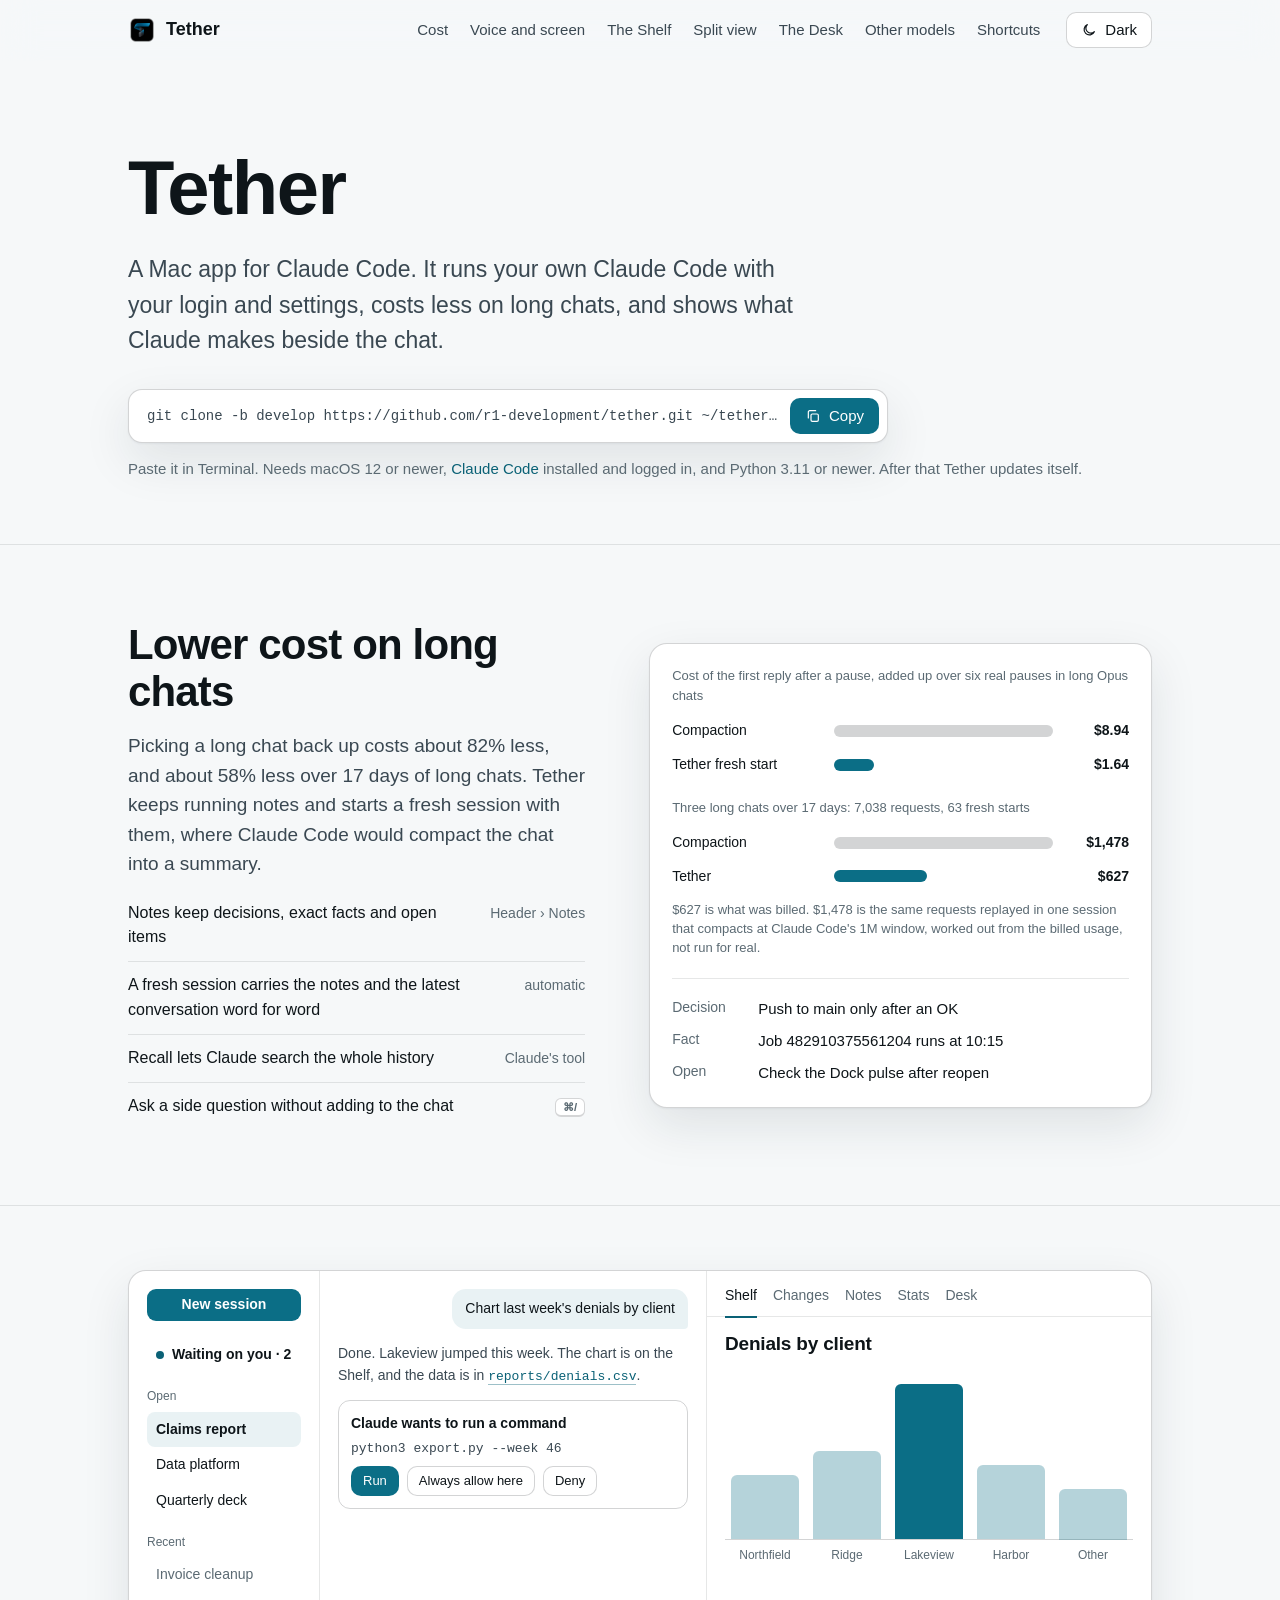
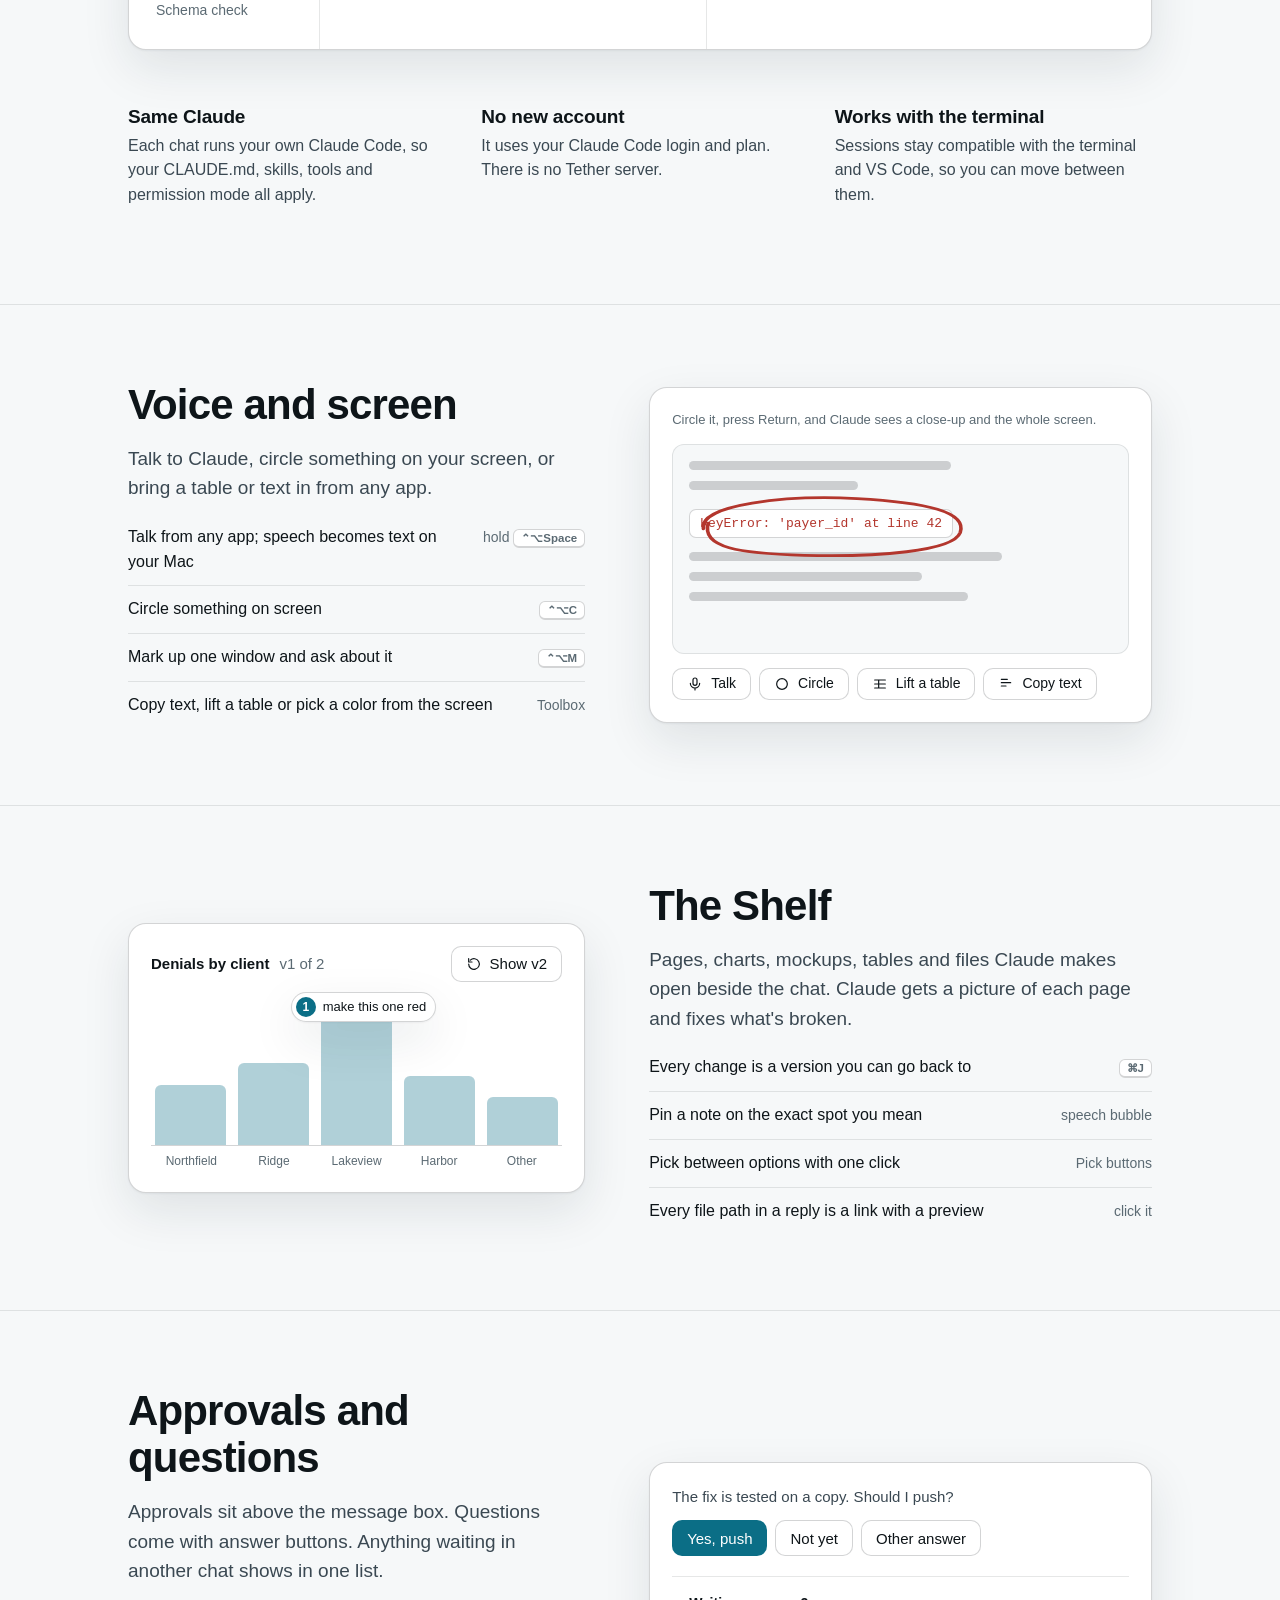
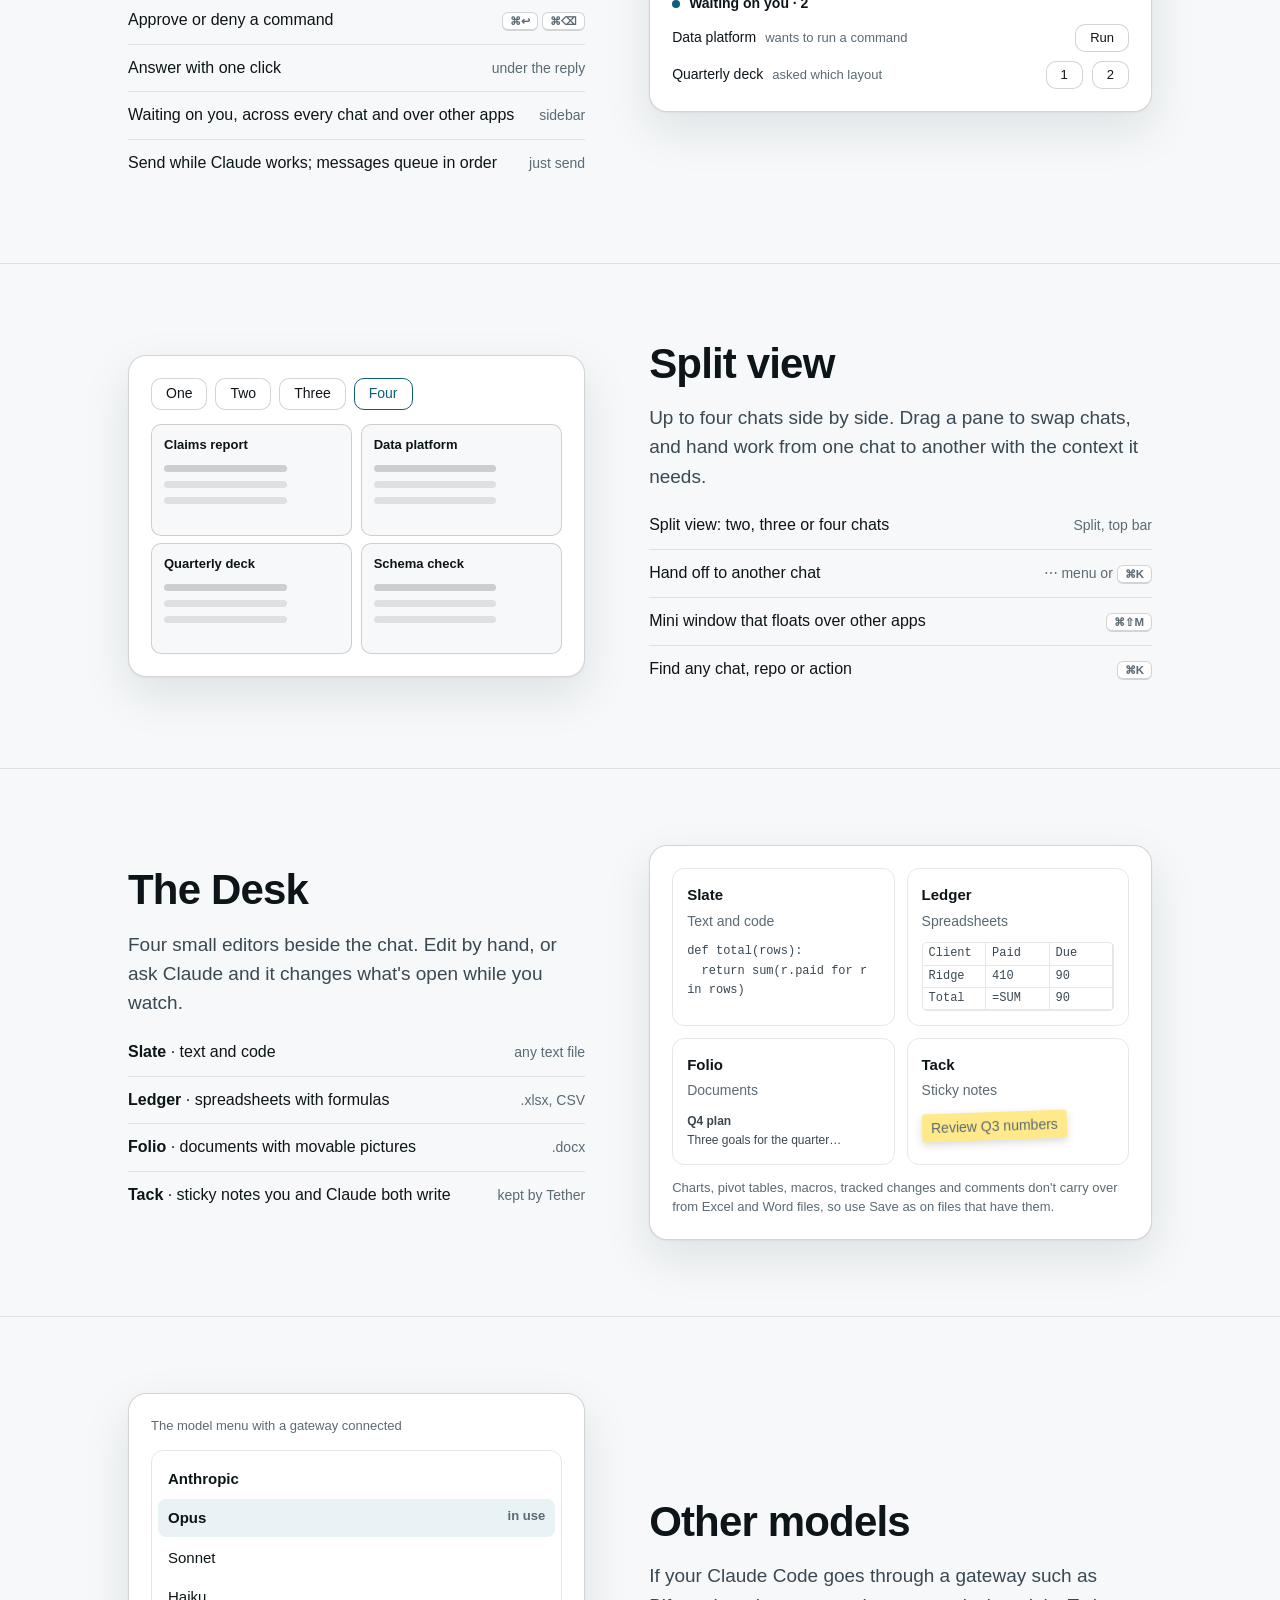
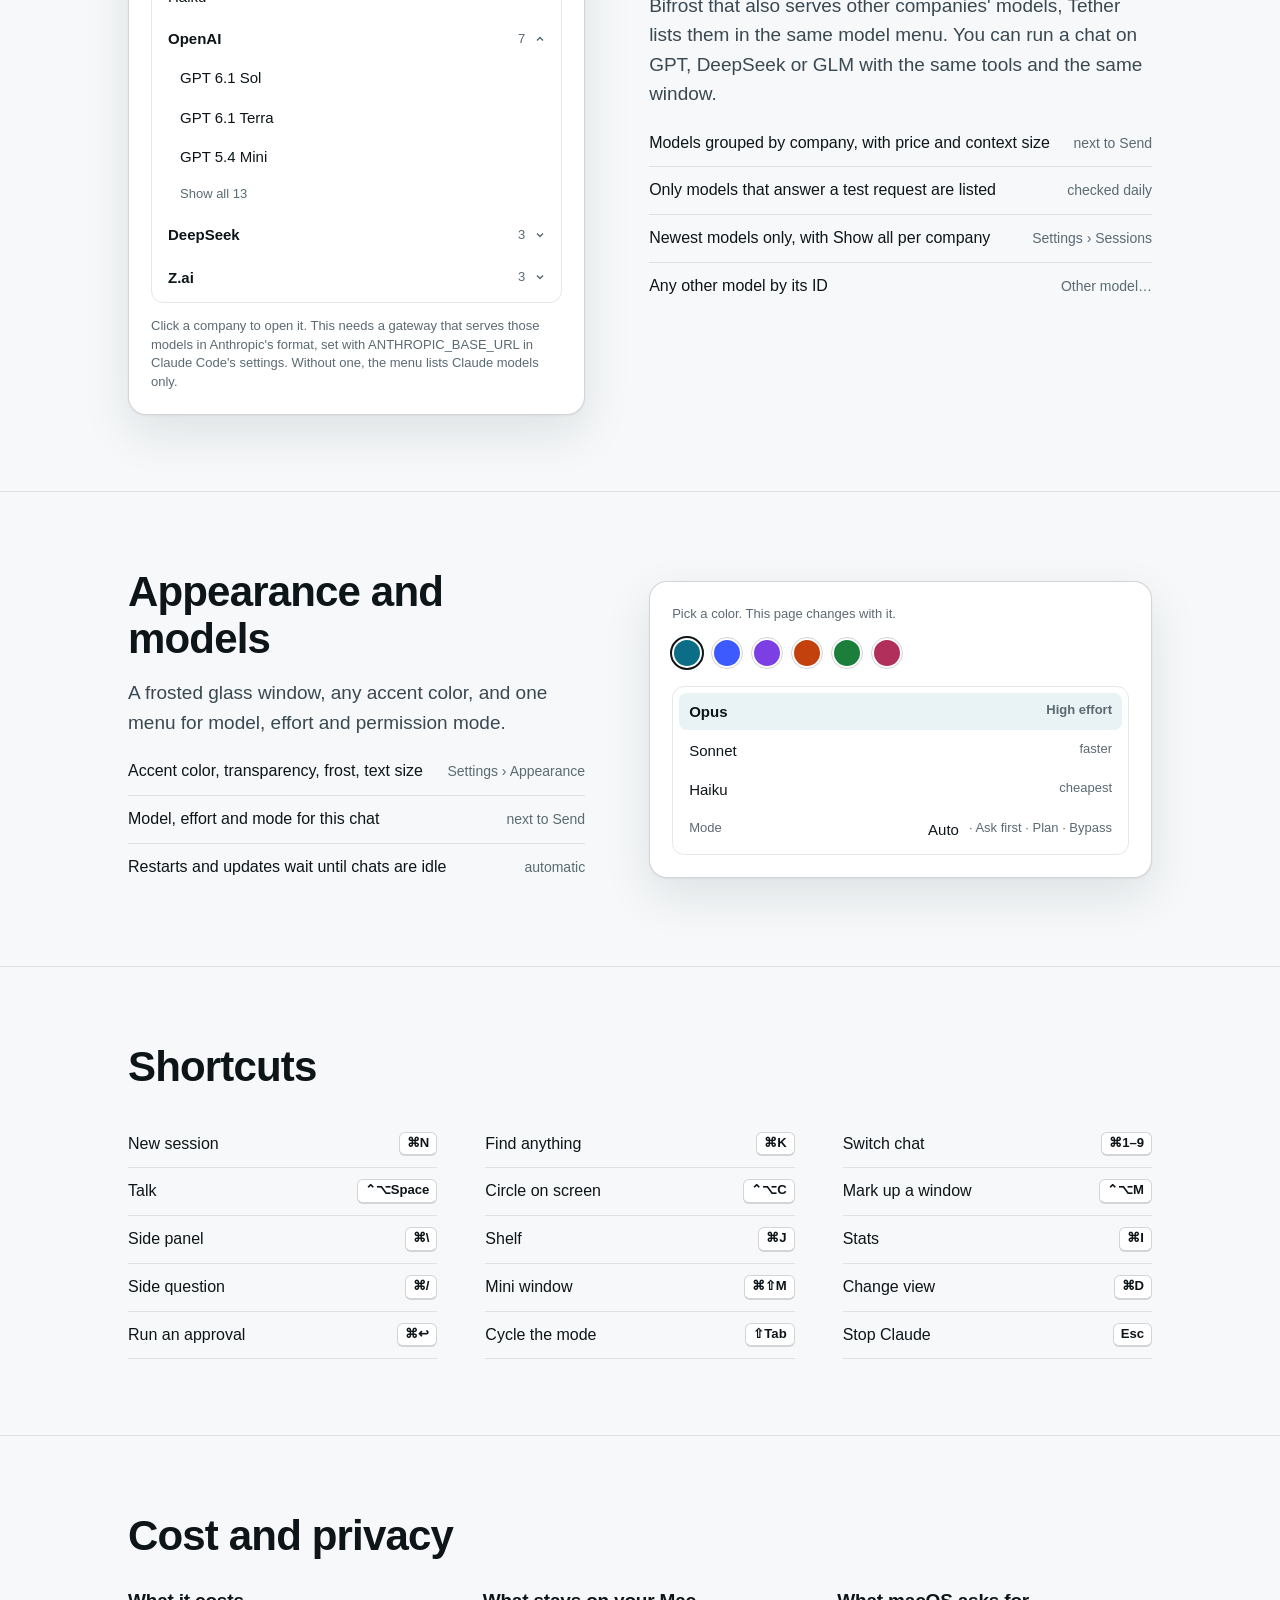
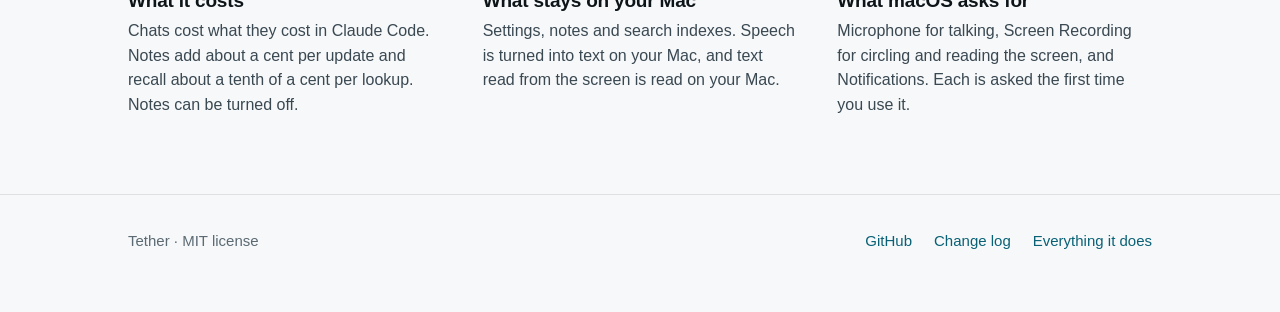
<file: docs/highlights.html>
<!doctype html>
<html lang="en">
<head>
<meta charset="utf-8">
<meta name="viewport" content="width=device-width, initial-scale=1">
<title>Tether · a Mac app for Claude Code</title>
<style>
:root {
  --font: -apple-system, BlinkMacSystemFont, "SF Pro Text", "Segoe UI", Roboto, Helvetica, Arial, sans-serif;
  --mono: "SF Mono", ui-monospace, Menlo, Consolas, monospace;
  --a: #0B6E86;  /* the accent; the color picker near the end changes it */
  --bg: #F6F8F9; --paper: #FFFFFF; --ink: #0E1519; --ink-2: #3A4852; --ink-3: #5B6A73; --line: rgba(14, 21, 25, .10); --line-2: rgba(14, 21, 25, .18);
  --accent: color-mix(in srgb, var(--a) 88%, #000); --soft: color-mix(in srgb, var(--a) 9%, transparent); --danger: #B3362D; --ok: #17663B;
  --shadow: 0 1px 2px rgba(20, 40, 50, .05), 0 18px 48px rgba(20, 40, 50, .10);
  --ease: cubic-bezier(.2, .7, .2, 1); --spring: cubic-bezier(.3, 1.4, .5, 1);
  color-scheme: light;
}
:root.dark {
  --bg: #0C1215; --paper: #141B20; --ink: #F2F6F8; --ink-2: #C5CFD5; --ink-3: #9FACB4; --line: rgba(255, 255, 255, .09); --line-2: rgba(255, 255, 255, .17);
  --accent: color-mix(in srgb, var(--a) 45%, #fff); --soft: color-mix(in srgb, var(--a) 22%, transparent); --danger: #FF9D94; --ok: #62D49C;
  --shadow: 0 1px 2px rgba(0, 0, 0, .3), 0 18px 48px rgba(0, 0, 0, .35);
  color-scheme: dark;
}
* { box-sizing: border-box; }
html { scroll-behavior: smooth; }
body { margin: 0; background: var(--bg); color: var(--ink); font: 17px/1.55 var(--font); -webkit-font-smoothing: antialiased; }
a { color: var(--accent); text-decoration: none; } a:hover { text-decoration: underline; }
button { font: inherit; color: inherit; }
kbd { font: 600 .82em var(--font); padding: 2px 7px; border: 1px solid var(--line-2); border-bottom-width: 2px; border-radius: 6px; background: var(--paper); white-space: nowrap; }
.wrap { max-width: 1080px; margin: 0 auto; padding: 0 28px; }
h1, h2, h3 { margin: 0; font-weight: 700; letter-spacing: -.02em; line-height: 1.12; }
h1 { font-size: clamp(44px, 7vw, 76px); }
h2 { font-size: clamp(30px, 4vw, 42px); }
h3 { font-size: 19px; letter-spacing: -.01em; }
p { margin: 0; }
.lead { font-size: clamp(19px, 2.2vw, 23px); color: var(--ink-2); max-width: 30em; }
.dim { color: var(--ink-3); }

/* top bar */
.top { position: sticky; top: 0; z-index: 20; background: color-mix(in srgb, var(--bg) 82%, transparent); -webkit-backdrop-filter: blur(18px) saturate(1.6); backdrop-filter: blur(18px) saturate(1.6); border-bottom: 1px solid transparent; transition: border-color .3s; }
.top.stuck { border-bottom-color: var(--line); }
.top .wrap { display: flex; align-items: center; gap: 26px; height: 60px; }
.brand { display: flex; align-items: center; gap: 10px; font-weight: 700; font-size: 18px; color: var(--ink); } .brand:hover { text-decoration: none; }
.brand img { width: 28px; height: 28px; border-radius: 7px; }
.top nav { display: flex; gap: 22px; margin-left: auto; font-size: 15px; } .top nav a { color: var(--ink-2); } .top nav a:hover { color: var(--ink); text-decoration: none; }
.btn { display: inline-flex; align-items: center; gap: 8px; height: 36px; padding: 0 14px; border: 1px solid var(--line-2); border-radius: 10px; background: var(--paper); cursor: pointer; font-size: 15px; font-weight: 500; transition: transform .25s var(--spring), border-color .2s; }
.btn:hover { border-color: var(--accent); } .btn:active { transform: scale(.95); }
.btn svg { width: 16px; height: 16px; fill: none; stroke: currentColor; stroke-width: 1.8; stroke-linecap: round; stroke-linejoin: round; }
.btn.fill { background: var(--a); border-color: transparent; color: #fff; }
@media (max-width: 720px) { .top nav { display: none; } .top .btn { margin-left: auto; } }

/* hero */
.hero { padding-top: 84px; padding-bottom: 64px; }
.hero h1 { max-width: 11em; }
.hero .lead { margin: 22px 0 30px; }
.install { display: flex; align-items: center; gap: 10px; max-width: 760px; padding: 8px 8px 8px 18px; border: 1px solid var(--line-2); border-radius: 14px; background: var(--paper); box-shadow: var(--shadow); }
.install code { flex: 1; min-width: 0; font: 14px var(--mono); white-space: nowrap; overflow: hidden; text-overflow: ellipsis; color: var(--ink-2); }
.need { margin-top: 14px; font-size: 15px; color: var(--ink-3); }

/* the window drawing */
.win { margin: 0; border: 1px solid var(--line-2); border-radius: 18px; background: var(--paper); box-shadow: var(--shadow); display: grid; grid-template-columns: 190px 1fr 1.15fr; min-height: 380px; overflow: hidden; font-size: 14px; }
.win > div { padding: 18px; min-width: 0; } .win > div + div { border-left: 1px solid var(--line); }
.win .side .new { height: 32px; border-radius: 9px; background: var(--a); color: #fff; display: grid; place-items: center; font-weight: 600; margin-bottom: 16px; }
.win .side .lab { font-size: 12px; color: var(--ink-3); margin: 14px 0 6px; }
.win .side .row { padding: 7px 9px; border-radius: 8px; white-space: nowrap; overflow: hidden; text-overflow: ellipsis; } .win .side .row.on { background: var(--soft); font-weight: 600; }
.win .side .need-you { display: flex; align-items: center; gap: 8px; padding: 7px 9px; font-weight: 600; } .dot { width: 8px; height: 8px; border-radius: 50%; background: var(--accent); flex: none; display: inline-block; }
.bub { margin-left: auto; width: fit-content; max-width: 88%; padding: 9px 13px; border-radius: 14px 14px 4px 14px; background: var(--soft); }
.say { margin: 14px 0; color: var(--ink-2); }
.path { font: 13px var(--mono); color: var(--accent); border-bottom: 1px solid color-mix(in srgb, var(--accent) 40%, transparent); }
.ask { margin-top: 14px; padding: 12px; border: 1px solid var(--line-2); border-radius: 12px; }
.ask code { display: block; font: 13px var(--mono); color: var(--ink-2); margin: 6px 0 10px; }
.ask .acts { display: flex; gap: 8px; flex-wrap: wrap; } .ask .btn { height: 30px; font-size: 13px; padding: 0 11px; }
.shelf .tabs { display: flex; gap: 16px; font-weight: 500; color: var(--ink-3); border-bottom: 1px solid var(--line); margin: -4px -18px 16px; padding: 0 18px; } .shelf .tabs span { padding-bottom: 9px; } .shelf .tabs .on { color: var(--ink); box-shadow: 0 2px 0 var(--accent); }
.bars { display: flex; align-items: flex-end; gap: 14px; height: 170px; padding: 0 6px; border-bottom: 1px solid var(--line-2); }
.bars i { flex: 1; border-radius: 6px 6px 0 0; background: color-mix(in srgb, var(--a) 30%, transparent); height: var(--h); transform-origin: bottom; animation: grow 1s var(--ease) both; animation-delay: calc(var(--n) * 90ms + 300ms); } .bars i.hot { background: var(--a); }
@keyframes grow { from { transform: scaleY(0); } }
.caps { display: flex; gap: 14px; padding: 6px 6px 0; font-size: 12px; color: var(--ink-3); } .caps span { flex: 1; text-align: center; }
@media (max-width: 860px) { .win { grid-template-columns: 1fr; } .win .side { display: none; } .win > div + div { border-left: 0; border-top: 1px solid var(--line); } }

/* three facts under the window */
.facts { display: grid; grid-template-columns: repeat(3, 1fr); gap: 36px; padding: 56px 0 20px; } .facts p { color: var(--ink-2); margin-top: 6px; font-size: 16px; }
@media (max-width: 760px) { .facts { grid-template-columns: 1fr; gap: 22px; } }

/* feature sections: words on one side, a small working example on the other */
section.f { padding: 76px 0; border-top: 1px solid var(--line); }
.f .wrap { display: grid; grid-template-columns: 1fr 1.1fr; gap: 64px; align-items: center; }
.f:nth-of-type(even) .words { order: 2; }
.f .lead { font-size: 19px; margin: 16px 0 22px; }
.f ul { list-style: none; margin: 0; padding: 0; display: grid; gap: 11px; }
.f li { display: grid; grid-template-columns: 1fr auto; gap: 14px; align-items: baseline; padding-bottom: 11px; border-bottom: 1px solid var(--line); font-size: 16px; } .f li:last-child { border: 0; }
.f li span:last-child { color: var(--ink-3); font-size: 14px; white-space: nowrap; }
.demo { border: 1px solid var(--line-2); border-radius: 18px; background: var(--paper); box-shadow: var(--shadow); padding: 22px; font-size: 15px; min-width: 0; }
.demo .cap { font-size: 13px; color: var(--ink-3); margin-bottom: 14px; }
@media (max-width: 900px) { .f .wrap { grid-template-columns: 1fr; gap: 30px; } .f:nth-of-type(even) .words { order: 0; } section.f { padding: 56px 0; } }

/* demo: circle on screen */
.screen { position: relative; height: 210px; border-radius: 12px; background: var(--bg); border: 1px solid var(--line); padding: 16px; overflow: hidden; }
.screen .l { height: 9px; border-radius: 5px; background: var(--line-2); margin-bottom: 11px; } .screen .err { display: inline-block; margin: 8px 0 14px; padding: 6px 10px; border-radius: 7px; border: 1px solid var(--line-2); font: 13px var(--mono); color: var(--danger); background: var(--paper); }
.screen svg { position: absolute; left: 4px; top: 46px; width: 300px; height: 70px; fill: none; stroke: var(--danger); stroke-width: 3; stroke-linecap: round; }
.screen svg path { stroke-dasharray: 620; stroke-dashoffset: 620; } .seen .screen svg path { animation: draw 1.3s var(--ease) .3s forwards; }
@keyframes draw { to { stroke-dashoffset: 0; } }
.tools { display: flex; gap: 8px; flex-wrap: wrap; margin-top: 14px; } .tools .btn { height: 32px; font-size: 14px; cursor: default; }

/* demo: shelf versions */
.ver { display: flex; align-items: center; gap: 10px; margin-bottom: 14px; } .ver b { font-weight: 600; } .ver .sp { flex: 1; }
.chart { display: flex; align-items: flex-end; gap: 12px; height: 150px; border-bottom: 1px solid var(--line-2); padding: 0 4px; position: relative; }
.chart i { flex: 1; height: var(--h); border-radius: 6px 6px 0 0; background: color-mix(in srgb, var(--a) 32%, transparent); transition: background .5s, height .6s var(--ease); }
.chart.v2 i.hot { background: var(--danger); }
.pin { position: absolute; left: 34%; top: -4px; display: flex; align-items: center; gap: 7px; font-size: 13px; padding: 4px 9px 4px 4px; border-radius: 99px; background: var(--paper); border: 1px solid var(--line-2); box-shadow: var(--shadow); }
.pin b { width: 20px; height: 20px; border-radius: 50%; background: var(--a); color: #fff; display: grid; place-items: center; font-size: 12px; }

/* demo: notes and cost */
.notes { display: grid; gap: 9px; margin-bottom: 22px; } .notes div { display: grid; grid-template-columns: 76px 1fr; gap: 10px; } .notes div span:first-child { color: var(--ink-3); font-size: 14px; }
.cost { display: grid; gap: 12px; } .cost .r { display: grid; grid-template-columns: 150px 1fr 64px; gap: 12px; align-items: center; font-size: 14px; }
.cost .bar { height: 12px; border-radius: 6px; background: var(--line-2); width: var(--w); transform-origin: left; } .cost .bar.t { background: var(--a); }
.seen .cost .bar { animation: growx 1.1s var(--ease) both; } @keyframes growx { from { transform: scaleX(0); } } .cost b { text-align: right; font-variant-numeric: tabular-nums; }
.fine { font-size: 13px; color: var(--ink-3); margin-top: 14px; line-height: 1.45; }

/* demo: answer buttons and waiting on you */
.q { color: var(--ink-2); margin-bottom: 12px; } .answers { display: flex; gap: 8px; flex-wrap: wrap; min-height: 36px; }
.sent { margin-top: 12px; display: none; } .sent.on { display: block; animation: rise .4s var(--spring); }
@keyframes rise { from { opacity: 0; transform: translateY(8px); } }
.wait { margin-top: 20px; padding-top: 16px; border-top: 1px solid var(--line); display: grid; gap: 9px; font-size: 14px; } .wait div { display: flex; align-items: center; gap: 9px; } .wait .sp { flex: 1; } .wait .dim { font-size: 13px; }

/* demo: split */
.lay { display: flex; gap: 8px; margin-bottom: 14px; flex-wrap: wrap; } .lay .btn { height: 32px; font-size: 14px; } .lay .btn.on { border-color: var(--accent); color: var(--accent); }
.split { position: relative; height: 230px; }
.pane { position: absolute; border: 1px solid var(--line-2); border-radius: 10px; background: var(--bg); padding: 10px 12px; font-size: 13px; font-weight: 600; overflow: hidden; transition: left .5s var(--ease), top .5s var(--ease), width .5s var(--ease), height .5s var(--ease), opacity .35s; }
.pane::after { content: ""; display: block; margin-top: 10px; height: 7px; border-radius: 4px; background: var(--line-2); box-shadow: 0 16px 0 var(--line), 0 32px 0 var(--line); width: 70%; }

/* demo: desk */
.apps { display: grid; grid-template-columns: 1fr 1fr; gap: 12px; }
.app { border: 1px solid var(--line); border-radius: 12px; padding: 14px; min-height: 104px; } .app b { display: block; margin-bottom: 2px; } .app span { color: var(--ink-3); font-size: 14px; }
.app .mini { margin-top: 10px; font: 12px/1.6 var(--mono); color: var(--ink-2); }
.grid3 { display: grid; grid-template-columns: repeat(3, 1fr); border: 1px solid var(--line); border-radius: 5px; overflow: hidden; } .grid3 i { font-style: normal; padding: 1px 6px; border-right: 1px solid var(--line); border-bottom: 1px solid var(--line); }
.sticky { display: inline-block; padding: 6px 9px; border-radius: 3px; background: #FFE98A; color: #3A3200; font: 13px var(--font); transform: rotate(-2deg); box-shadow: 0 3px 8px rgba(0, 0, 0, .15); }

/* demo: make it yours */
.sw { display: flex; gap: 10px; margin: 4px 0 18px; } .sw button { width: 30px; height: 30px; border-radius: 50%; border: 2px solid var(--paper); outline: 1px solid var(--line-2); background: var(--c); cursor: pointer; transition: transform .25s var(--spring); } .sw button:hover { transform: scale(1.15); } .sw button.on { outline: 2px solid var(--ink); }
.mm { display: grid; gap: 2px; border: 1px solid var(--line); border-radius: 12px; padding: 6px; } .mm div { display: flex; gap: 10px; padding: 7px 10px; border-radius: 8px; } .mm .on { background: var(--soft); font-weight: 600; } .mm .sp { flex: 1; } .mm .dim { font-size: 13px; }
.mm .co { padding-top: 10px; align-items: center; } .mm .co.fold { cursor: pointer; } .mm .co.fold:hover { background: var(--hover, var(--soft)); } .mm .co svg { width: 10px; height: 10px; fill: none; stroke: var(--ink-3); stroke-width: 1.5; transition: transform .3s var(--ease); } .mm .co.open svg { transform: rotate(180deg); }
.mm .sub { display: none; padding-left: 22px; } .mm .sub.show { display: flex; animation: rise .3s var(--ease); }

/* shortcuts, privacy, foot */
.keys { display: grid; grid-template-columns: repeat(3, 1fr); gap: 0 48px; margin-top: 30px; } .keys div { display: flex; justify-content: space-between; gap: 12px; padding: 11px 0; border-bottom: 1px solid var(--line); font-size: 16px; }
@media (max-width: 900px) { .keys { grid-template-columns: 1fr 1fr; } } @media (max-width: 600px) { .keys { grid-template-columns: 1fr; } }
.plain { padding: 76px 0; border-top: 1px solid var(--line); }
.three { display: grid; grid-template-columns: repeat(3, 1fr); gap: 40px; margin-top: 30px; } .three p { color: var(--ink-2); margin-top: 8px; font-size: 16px; }
@media (max-width: 760px) { .three { grid-template-columns: 1fr; gap: 24px; } }
footer { border-top: 1px solid var(--line); padding: 34px 0 60px; color: var(--ink-3); font-size: 15px; } footer .wrap { display: flex; gap: 22px; flex-wrap: wrap; } footer .sp { flex: 1; }

/* things rise in as they come on screen */
/* only what starts below the fold is held back (the script marks it), so the page reads fine with scripts off */
.rise.wait-in { opacity: 0; transform: translateY(18px); } .rise { transition: opacity .7s var(--ease), transform .7s var(--ease); }
@media (prefers-reduced-motion: reduce) { .rise.wait-in { opacity: 1; transform: none; } *, *::before, *::after { animation: none !important; transition: none !important; } .screen svg path { stroke-dashoffset: 0; } }
</style>
</head>
<body>

<header class="top" id="top">
  <div class="wrap">
    <a class="brand" href="#top"><img src="../assets/icon.png" alt="" onerror="this.remove()">Tether</a>
    <nav><a href="#long">Cost</a><a href="#show">Voice and screen</a><a href="#shelf">The Shelf</a><a href="#many">Split view</a><a href="#desk">The Desk</a><a href="#models">Other models</a><a href="#keys">Shortcuts</a></nav>
    <button class="btn" id="theme"><svg viewBox="0 0 24 24"><path d="M20 14.5A8 8 0 1 1 9.5 4a6.5 6.5 0 0 0 10.5 10.5z"/></svg><span>Dark</span></button>
  </div>
</header>

<main>
<div class="wrap hero">
  <h1>Tether</h1>
  <p class="lead">A Mac app for Claude Code. It runs your own Claude Code with your login and settings, costs less on long chats, and shows what Claude makes beside the chat.</p>
  <div class="install"><code id="cmd">git clone -b develop https://github.com/r1-development/tether.git ~/tether &amp;&amp; cd ~/tether &amp;&amp; zsh build_app.sh &amp;&amp; open ~/Applications/Tether.app</code>
    <button class="btn fill" id="copy"><svg viewBox="0 0 24 24"><rect x="9" y="9" width="11" height="11" rx="2"/><path d="M5 15V6a2 2 0 0 1 2-2h9"/></svg><span>Copy</span></button></div>
  <p class="need">Paste it in Terminal. Needs macOS 12 or newer, <a href="https://claude.com/claude-code">Claude Code</a> installed and logged in, and Python 3.11 or newer. After that Tether updates itself.</p>

</div>

<section class="f" id="long"><div class="wrap">
  <div class="words rise">
        <h2>Lower cost on long chats</h2>
    <p class="lead">Picking a long chat back up costs about 82% less, and about 58% less over 17 days of long chats. Tether keeps running notes and starts a fresh session with them, where Claude Code would compact the chat into a summary.</p>
    <ul>
      <li><span>Notes keep decisions, exact facts and open items</span><span>Header › Notes</span></li>
      <li><span>A fresh session carries the notes and the latest conversation word for word</span><span>automatic</span></li>
      <li><span>Recall lets Claude search the whole history</span><span>Claude's tool</span></li>
      <li><span>Ask a side question without adding to the chat</span><span><kbd>⌘/</kbd></span></li>
    </ul>
  </div>
  <div class="demo rise">
    <div class="cap">Cost of the first reply after a pause, added up over six real pauses in long Opus chats</div>
    <div class="cost">
      <div class="r"><span>Compaction</span><span class="bar" style="--w:100%"></span><b>$8.94</b></div>
      <div class="r"><span>Tether fresh start</span><span class="bar t" style="--w:18.3%"></span><b>$1.64</b></div>
    </div>
    <div class="cap" style="margin-top:22px">Three long chats over 17 days: 7,038 requests, 63 fresh starts</div>
    <div class="cost">
      <div class="r"><span>Compaction</span><span class="bar" style="--w:100%"></span><b>$1,478</b></div>
      <div class="r"><span>Tether</span><span class="bar t" style="--w:42.4%"></span><b>$627</b></div>
    </div>
    <p class="fine">$627 is what was billed. $1,478 is the same requests replayed in one session that compacts at Claude Code's 1M window, worked out from the billed usage, not run for real.</p>
    <div class="notes" style="margin:20px 0 0;padding-top:18px;border-top:1px solid var(--line)">
      <div><span>Decision</span><span>Push to main only after an OK</span></div>
      <div><span>Fact</span><span>Job 482910375561204 runs at 10:15</span></div>
      <div><span>Open</span><span>Check the Dock pulse after reopen</span></div>
    </div>
  </div>
</div></section>

<section class="plain" style="padding-top:64px"><div class="wrap">
  <div class="win rise">
    <div class="side">
      <div class="new">New session</div>
      <div class="need-you"><span class="dot"></span>Waiting on you · 2</div>
      <div class="lab">Open</div>
      <div class="row on">Claims report</div><div class="row">Data platform</div><div class="row">Quarterly deck</div>
      <div class="lab">Recent</div>
      <div class="row dim">Invoice cleanup</div><div class="row dim">Schema check</div>
    </div>
    <div class="chat">
      <div class="bub">Chart last week's denials by client</div>
      <p class="say">Done. Lakeview jumped this week. The chart is on the Shelf, and the data is in <span class="path">reports/denials.csv</span>.</p>
      <div class="ask"><b>Claude wants to run a command</b><code>python3 export.py --week 46</code>
        <div class="acts"><span class="btn fill">Run</span><span class="btn">Always allow here</span><span class="btn">Deny</span></div></div>
    </div>
    <div class="shelf">
      <div class="tabs"><span class="on">Shelf</span><span>Changes</span><span>Notes</span><span>Stats</span><span>Desk</span></div>
      <h3 style="margin-bottom:16px">Denials by client</h3>
      <div class="bars"><i style="--h:38%;--n:0"></i><i style="--h:52%;--n:1"></i><i class="hot" style="--h:92%;--n:2"></i><i style="--h:44%;--n:3"></i><i style="--h:30%;--n:4"></i></div>
      <div class="caps"><span>Northfield</span><span>Ridge</span><span>Lakeview</span><span>Harbor</span><span>Other</span></div>
    </div>
  </div>

  <div class="facts">
    <div class="rise"><h3>Same Claude</h3><p>Each chat runs your own Claude Code, so your CLAUDE.md, skills, tools and permission mode all apply.</p></div>
    <div class="rise"><h3>No new account</h3><p>It uses your Claude Code login and plan. There is no Tether server.</p></div>
    <div class="rise"><h3>Works with the terminal</h3><p>Sessions stay compatible with the terminal and VS Code, so you can move between them.</p></div>
  </div>
</div></section>

<section class="f" id="show"><div class="wrap">
  <div class="words rise">
        <h2>Voice and screen</h2>
    <p class="lead">Talk to Claude, circle something on your screen, or bring a table or text in from any app.</p>
    <ul>
      <li><span>Talk from any app; speech becomes text on your Mac</span><span>hold <kbd>⌃⌥Space</kbd></span></li>
      <li><span>Circle something on screen</span><span><kbd>⌃⌥C</kbd></span></li>
      <li><span>Mark up one window and ask about it</span><span><kbd>⌃⌥M</kbd></span></li>
      <li><span>Copy text, lift a table or pick a color from the screen</span><span>Toolbox</span></li>
    </ul>
  </div>
  <div class="demo rise">
    <div class="cap">Circle it, press Return, and Claude sees a close-up and the whole screen.</div>
    <div class="screen"><div class="l" style="width:62%"></div><div class="l" style="width:40%"></div>
      <span class="err">KeyError: 'payer_id' at line 42</span>
      <div class="l" style="width:74%"></div><div class="l" style="width:55%"></div><div class="l" style="width:66%"></div>
      <svg viewBox="0 0 250 74" preserveAspectRatio="none"><path d="M22 40C18 14 92 4 150 8c58 4 92 14 86 36-6 20-70 26-130 24C52 66 20 60 26 34"/></svg></div>
    <div class="tools"><span class="btn"><svg viewBox="0 0 24 24"><rect x="9" y="3" width="6" height="11" rx="3"/><path d="M5 11a7 7 0 0 0 14 0M12 18v3"/></svg>Talk</span><span class="btn"><svg viewBox="0 0 24 24"><circle cx="12" cy="12" r="8"/></svg>Circle</span><span class="btn"><svg viewBox="0 0 24 24"><path d="M4 6h16M4 12h16M4 18h16M10 6v12"/></svg>Lift a table</span><span class="btn"><svg viewBox="0 0 24 24"><path d="M5 5h9M5 10h14M5 15h7"/></svg>Copy text</span></div>
  </div>
</div></section>
<section class="f" id="shelf"><div class="wrap">
  <div class="words rise">
        <h2>The Shelf</h2>
    <p class="lead">Pages, charts, mockups, tables and files Claude makes open beside the chat. Claude gets a picture of each page and fixes what's broken.</p>
    <ul>
      <li><span>Every change is a version you can go back to</span><span><kbd>⌘J</kbd></span></li>
      <li><span>Pin a note on the exact spot you mean</span><span>speech bubble</span></li>
      <li><span>Pick between options with one click</span><span>Pick buttons</span></li>
      <li><span>Every file path in a reply is a link with a preview</span><span>click it</span></li>
    </ul>
  </div>
  <div class="demo rise">
    <div class="ver"><b>Denials by client</b><span class="dim" id="vlabel">v1 of 2</span><span class="sp"></span><button class="btn" id="vbtn"><svg viewBox="0 0 24 24"><path d="M4 12a8 8 0 1 0 2.5-5.8M4 4v5h5"/></svg><span>Show v2</span></button></div>
    <div class="chart" id="chart"><i style="--h:40%"></i><i style="--h:55%"></i><i class="hot" style="--h:94%"></i><i style="--h:46%"></i><i style="--h:32%"></i>
      <span class="pin"><b>1</b>make this one red</span></div>
    <div class="caps"><span>Northfield</span><span>Ridge</span><span>Lakeview</span><span>Harbor</span><span>Other</span></div>
  </div>
</div></section>
<section class="f" id="needs"><div class="wrap">
  <div class="words rise">
        <h2>Approvals and questions</h2>
    <p class="lead">Approvals sit above the message box. Questions come with answer buttons. Anything waiting in another chat shows in one list.</p>
    <ul>
      <li><span>Approve or deny a command</span><span><kbd>⌘↩</kbd> <kbd>⌘⌫</kbd></span></li>
      <li><span>Answer with one click</span><span>under the reply</span></li>
      <li><span>Waiting on you, across every chat and over other apps</span><span>sidebar</span></li>
      <li><span>Send while Claude works; messages queue in order</span><span>just send</span></li>
    </ul>
  </div>
  <div class="demo rise">
    <p class="q">The fix is tested on a copy. Should I push?</p>
    <div class="answers" id="answers"><button class="btn fill">Yes, push</button><button class="btn">Not yet</button><button class="btn">Other answer</button></div>
    <div class="bub sent" id="sent"></div>
    <div class="wait">
      <div><span class="dot"></span><b>Waiting on you · 2</b></div>
      <div><span>Data platform</span><span class="dim">wants to run a command</span><span class="sp"></span><span class="btn" style="height:28px;font-size:13px">Run</span></div>
      <div><span>Quarterly deck</span><span class="dim">asked which layout</span><span class="sp"></span><span class="btn" style="height:28px;font-size:13px">1</span><span class="btn" style="height:28px;font-size:13px">2</span></div>
    </div>
  </div>
</div></section>
<section class="f" id="many"><div class="wrap">
  <div class="words rise">
        <h2>Split view</h2>
    <p class="lead">Up to four chats side by side. Drag a pane to swap chats, and hand work from one chat to another with the context it needs.</p>
    <ul>
      <li><span>Split view: two, three or four chats</span><span>Split, top bar</span></li>
      <li><span>Hand off to another chat</span><span>⋯ menu or <kbd>⌘K</kbd></span></li>
      <li><span>Mini window that floats over other apps</span><span><kbd>⌘⇧M</kbd></span></li>
      <li><span>Find any chat, repo or action</span><span><kbd>⌘K</kbd></span></li>
    </ul>
  </div>
  <div class="demo rise">
    <div class="lay" id="lay"><button class="btn" data-n="1">One</button><button class="btn" data-n="2">Two</button><button class="btn" data-n="3">Three</button><button class="btn on" data-n="4">Four</button></div>
    <div class="split" id="split"><div class="pane">Claims report</div><div class="pane">Data platform</div><div class="pane">Quarterly deck</div><div class="pane">Schema check</div></div>
  </div>
</div></section>
<section class="f" id="desk"><div class="wrap">
  <div class="words rise">
        <h2>The Desk</h2>
    <p class="lead">Four small editors beside the chat. Edit by hand, or ask Claude and it changes what's open while you watch.</p>
    <ul>
      <li><span><b>Slate</b> · text and code</span><span>any text file</span></li>
      <li><span><b>Ledger</b> · spreadsheets with formulas</span><span>.xlsx, CSV</span></li>
      <li><span><b>Folio</b> · documents with movable pictures</span><span>.docx</span></li>
      <li><span><b>Tack</b> · sticky notes you and Claude both write</span><span>kept by Tether</span></li>
    </ul>
  </div>
  <div class="demo rise">
    <div class="apps">
      <div class="app"><b>Slate</b><span>Text and code</span><div class="mini">def total(rows):<br>&nbsp;&nbsp;return sum(r.paid for r in rows)</div></div>
      <div class="app"><b>Ledger</b><span>Spreadsheets</span><div class="mini grid3"><i>Client</i><i>Paid</i><i>Due</i><i>Ridge</i><i>410</i><i>90</i><i>Total</i><i>=SUM</i><i>90</i></div></div>
      <div class="app"><b>Folio</b><span>Documents</span><div class="mini" style="font-family:var(--font)"><b style="display:inline">Q4 plan</b><br>Three goals for the quarter…</div></div>
      <div class="app"><b>Tack</b><span>Sticky notes</span><div class="mini"><span class="sticky">Review Q3 numbers</span></div></div>
    </div>
    <p class="fine">Charts, pivot tables, macros, tracked changes and comments don't carry over from Excel and Word files, so use Save as on files that have them.</p>
  </div>
</div></section>
<section class="f" id="models"><div class="wrap">
  <div class="words rise">
    <h2>Other models</h2>
    <p class="lead">If your Claude Code goes through a gateway such as Bifrost that also serves other companies' models, Tether lists them in the same model menu. You can run a chat on GPT, DeepSeek or GLM with the same tools and the same window.</p>
    <ul>
      <li><span>Models grouped by company, with price and context size</span><span>next to Send</span></li>
      <li><span>Only models that answer a test request are listed</span><span>checked daily</span></li>
      <li><span>Newest models only, with Show all per company</span><span>Settings › Sessions</span></li>
      <li><span>Any other model by its ID</span><span>Other model…</span></li>
    </ul>
  </div>
  <div class="demo rise">
    <div class="cap">The model menu with a gateway connected</div>
    <div class="mm" id="mm">
      <div class="co"><b>Anthropic</b></div>
      <div class="on"><span>Opus</span><span class="sp"></span><span class="dim">in use</span></div>
      <div><span>Sonnet</span></div>
      <div><span>Haiku</span></div>
      <div class="co fold" data-co="openai"><b>OpenAI</b><span class="sp"></span><span class="dim">7</span><svg viewBox="0 0 10 10"><path d="M2 3.5l3 3 3-3"/></svg></div>
      <div class="sub" data-of="openai"><span>GPT 6.1 Sol</span></div><div class="sub" data-of="openai"><span>GPT 6.1 Terra</span></div><div class="sub" data-of="openai"><span>GPT 5.4 Mini</span></div><div class="sub" data-of="openai"><span class="dim">Show all 13</span></div>
      <div class="co fold" data-co="deepseek"><b>DeepSeek</b><span class="sp"></span><span class="dim">3</span><svg viewBox="0 0 10 10"><path d="M2 3.5l3 3 3-3"/></svg></div>
      <div class="sub" data-of="deepseek"><span>V4.1 Flash</span></div><div class="sub" data-of="deepseek"><span>V4.1 Flash Fast</span></div><div class="sub" data-of="deepseek"><span>V4 Pro</span></div>
      <div class="co fold" data-co="zai"><b>Z.ai</b><span class="sp"></span><span class="dim">3</span><svg viewBox="0 0 10 10"><path d="M2 3.5l3 3 3-3"/></svg></div>
      <div class="sub" data-of="zai"><span>GLM 5.3</span></div><div class="sub" data-of="zai"><span>GLM 5.3 Fast</span></div><div class="sub" data-of="zai"><span>GLM 5.3 Flash</span></div>
    </div>
    <p class="fine">Click a company to open it. This needs a gateway that serves those models in Anthropic's format, set with ANTHROPIC_BASE_URL in Claude Code's settings. Without one, the menu lists Claude models only.</p>
  </div>
</div></section>
<section class="f" id="yours"><div class="wrap">
  <div class="words rise">
        <h2>Appearance and models</h2>
    <p class="lead">A frosted glass window, any accent color, and one menu for model, effort and permission mode.</p>
    <ul>
      <li><span>Accent color, transparency, frost, text size</span><span>Settings › Appearance</span></li>
      <li><span>Model, effort and mode for this chat</span><span>next to Send</span></li>
      <li><span>Restarts and updates wait until chats are idle</span><span>automatic</span></li>
    </ul>
  </div>
  <div class="demo rise">
    <div class="cap">Pick a color. This page changes with it.</div>
    <div class="sw" id="sw"><button class="on" style="--c:#0B6E86" title="Teal"></button><button style="--c:#3D5AFE" title="Blue"></button><button style="--c:#7B3FE4" title="Purple"></button><button style="--c:#C2410C" title="Orange"></button><button style="--c:#1B7F3B" title="Green"></button><button style="--c:#B02F5B" title="Rose"></button></div>
    <div class="mm">
      <div class="on"><span>Opus</span><span class="sp"></span><span class="dim">High effort</span></div>
      <div><span>Sonnet</span><span class="sp"></span><span class="dim">faster</span></div>
      <div><span>Haiku</span><span class="sp"></span><span class="dim">cheapest</span></div>
      <div><span class="dim">Mode</span><span class="sp"></span><span>Auto</span><span class="dim">· Ask first · Plan · Bypass</span></div>
    </div>
  </div>
</div></section>

<section class="plain" id="keys"><div class="wrap">
  <h2 class="rise">Shortcuts</h2>
  <div class="keys rise">
    <div><span>New session</span><kbd>⌘N</kbd></div><div><span>Find anything</span><kbd>⌘K</kbd></div><div><span>Switch chat</span><kbd>⌘1–9</kbd></div>
    <div><span>Talk</span><kbd>⌃⌥Space</kbd></div><div><span>Circle on screen</span><kbd>⌃⌥C</kbd></div><div><span>Mark up a window</span><kbd>⌃⌥M</kbd></div>
    <div><span>Side panel</span><kbd>⌘\</kbd></div><div><span>Shelf</span><kbd>⌘J</kbd></div><div><span>Stats</span><kbd>⌘I</kbd></div>
    <div><span>Side question</span><kbd>⌘/</kbd></div><div><span>Mini window</span><kbd>⌘⇧M</kbd></div><div><span>Change view</span><kbd>⌘D</kbd></div>
    <div><span>Run an approval</span><kbd>⌘↩</kbd></div><div><span>Cycle the mode</span><kbd>⇧Tab</kbd></div><div><span>Stop Claude</span><kbd>Esc</kbd></div>
  </div>
</div></section>

<section class="plain"><div class="wrap">
  <h2 class="rise">Cost and privacy</h2>
  <div class="three">
    <div class="rise"><h3>What it costs</h3><p>Chats cost what they cost in Claude Code. Notes add about a cent per update and recall about a tenth of a cent per lookup. Notes can be turned off.</p></div>
    <div class="rise"><h3>What stays on your Mac</h3><p>Settings, notes and search indexes. Speech is turned into text on your Mac, and text read from the screen is read on your Mac.</p></div>
    <div class="rise"><h3>What macOS asks for</h3><p>Microphone for talking, Screen Recording for circling and reading the screen, and Notifications. Each is asked the first time you use it.</p></div>
  </div>
</div></section>
</main>

<footer><div class="wrap"><span>Tether · MIT license</span><span class="sp"></span><a href="https://github.com/jfroy525/tether">GitHub</a><a href="https://github.com/jfroy525/tether/blob/main/CHANGELOG.md">Change log</a><a href="https://github.com/jfroy525/tether#everyday-use">Everything it does</a></div></footer>

<script>
(() => {
  const $ = s => document.querySelector(s), root = document.documentElement;
  // theme: follows the Mac until you click
  const setTheme = dark => { root.classList.toggle("dark", dark); $("#theme span").textContent = dark ? "Light" : "Dark"; };
  setTheme(matchMedia("(prefers-color-scheme: dark)").matches);
  $("#theme").onclick = () => setTheme(!root.classList.contains("dark"));
  addEventListener("scroll", () => $("#top").classList.toggle("stuck", scrollY > 8), { passive: true });
  // copy the install line
  $("#copy").onclick = async () => {
    const t = $("#cmd").textContent, lab = $("#copy span");
    try { await navigator.clipboard.writeText(t); lab.textContent = "Copied"; }
    catch (e) { const r = document.createRange(); r.selectNodeContents($("#cmd")); getSelection().removeAllRanges(); getSelection().addRange(r); lab.textContent = "Selected, press ⌘C"; }
    setTimeout(() => { lab.textContent = "Copy"; }, 2200);
  };
  // rise in on scroll
  const show = n => { n.classList.remove("wait-in"); n.classList.add("seen"); };
  const io = "IntersectionObserver" in window ? new IntersectionObserver(es => es.forEach(e => { if (e.isIntersecting) { show(e.target); io.unobserve(e.target); } }), { threshold: .12 }) : null;
  document.querySelectorAll(".rise").forEach(n => { if (io && n.getBoundingClientRect().top > innerHeight * .9 && innerHeight < 1400) { n.classList.add("wait-in"); io.observe(n); } else show(n); });
  // Shelf versions
  let v = 1;
  $("#vbtn").onclick = () => { v = v === 1 ? 2 : 1; $("#chart").classList.toggle("v2", v === 2); $("#vlabel").textContent = `v${v} of 2`; $("#vbtn span").textContent = v === 1 ? "Show v2" : "Restore v1"; };
  // answer buttons
  $("#answers").onclick = e => { const b = e.target.closest("button"); if (!b) return; const s = $("#sent"); s.classList.remove("on"); void s.offsetWidth; s.textContent = b.textContent === "Other answer" ? "Push it, but skip the change log" : b.textContent; s.classList.add("on"); };
  // split layouts: x, y, w, h in percent
  const L = { 1: [[0, 0, 100, 100]], 2: [[0, 0, 49, 100], [51, 0, 49, 100]], 3: [[0, 0, 55, 100], [57, 0, 43, 48.5], [57, 51.5, 43, 48.5]], 4: [[0, 0, 49, 48.5], [51, 0, 49, 48.5], [0, 51.5, 49, 48.5], [51, 51.5, 49, 48.5]] };
  const panes = [...document.querySelectorAll("#split .pane")];
  const lay = n => { panes.forEach((p, i) => { const r = L[n][i]; p.style.opacity = r ? 1 : 0; if (r) Object.assign(p.style, { left: r[0] + "%", top: r[1] + "%", width: r[2] + "%", height: r[3] + "%" }); }); document.querySelectorAll("#lay .btn").forEach(b => b.classList.toggle("on", +b.dataset.n === n)); };
  $("#lay").onclick = e => { const b = e.target.closest("[data-n]"); if (b) lay(+b.dataset.n); };
  lay(4);
  // other models: open a company
  $("#mm").onclick = e => { const c = e.target.closest(".fold"); if (!c) return; const on = c.classList.toggle("open"); document.querySelectorAll(`#mm [data-of="${c.dataset.co}"]`).forEach(n => n.classList.toggle("show", on)); };
  $("#mm .fold").click();
  // accent color
  $("#sw").onclick = e => { const b = e.target.closest("button"); if (!b) return; root.style.setProperty("--a", b.style.getPropertyValue("--c")); document.querySelectorAll("#sw button").forEach(x => x.classList.toggle("on", x === b)); };
})();
</script>
</body>
</html>
</file>
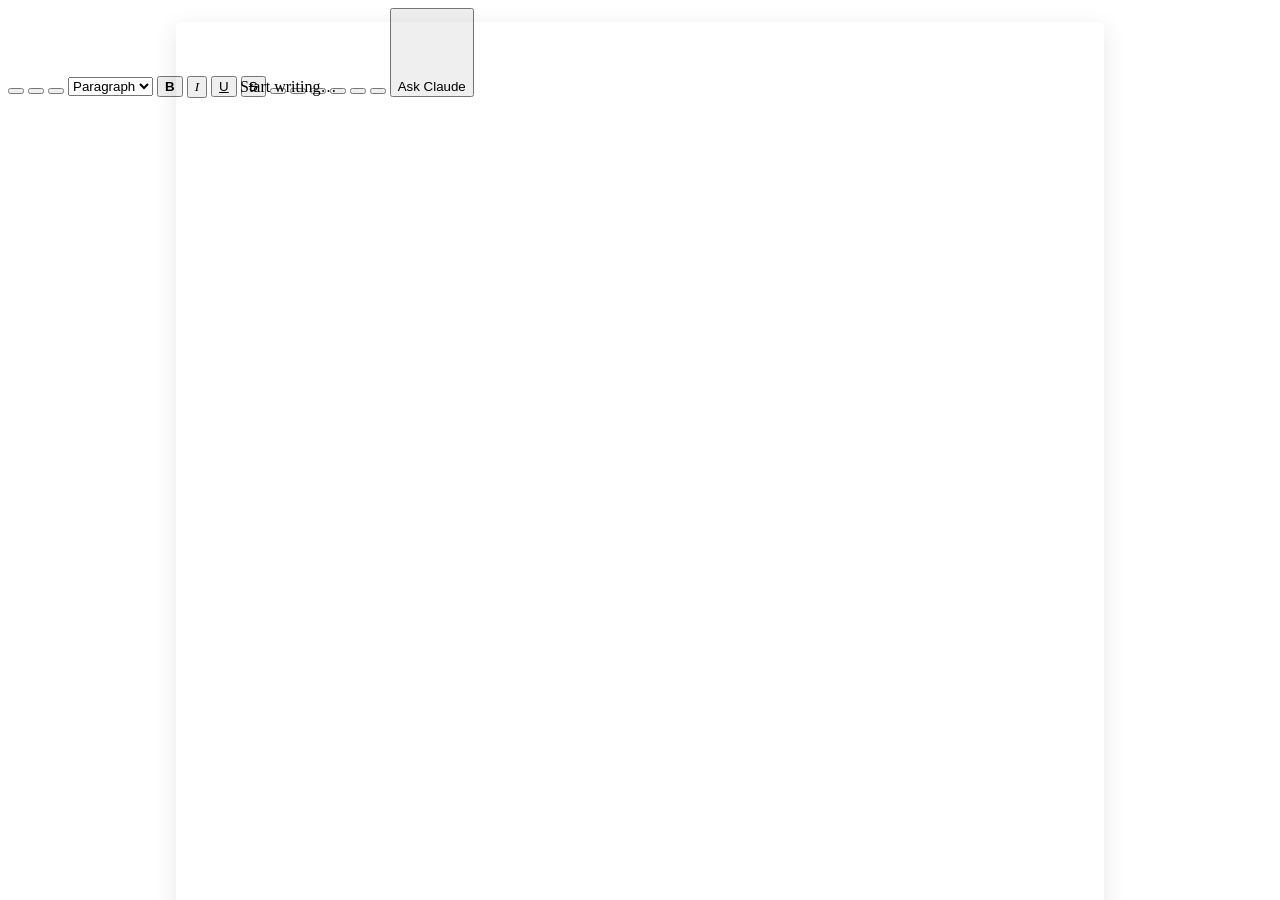
<file: ui/desk/folio.html>
<style>
  #scroll { position: absolute; inset: 0; overflow: auto; background: var(--bg-2); padding: 22px 18px 60px; }
  #page { max-width: 800px; min-height: 100%; margin: 0 auto; padding: 56px 64px 72px; background: var(--paper); border: 1px solid var(--line); border-radius: 6px; box-shadow: 0 6px 24px rgba(0, 0, 0, .10);
    font: calc(15px * var(--scale)) / 1.6 var(--font); color: var(--text); outline: 0; cursor: text; -webkit-user-select: text; user-select: text; overflow-wrap: break-word; }
  @media (max-width: 620px) { #page { padding: 28px 24px 48px; } #scroll { padding: 10px 8px 40px; } }
  #page:empty::before { content: "Start writing…"; color: var(--text-3); }
  #page p { margin: 0 0 .7em; } #page h1 { font-size: 1.9em; line-height: 1.25; margin: .2em 0 .5em; } #page h2 { font-size: 1.45em; line-height: 1.3; margin: 1em 0 .4em; }
  #page h3 { font-size: 1.18em; margin: .9em 0 .35em; } #page h4 { font-size: 1.02em; margin: .8em 0 .3em; }
  #page ul, #page ol { margin: 0 0 .7em; padding-left: 1.7em; } #page li { margin: .15em 0; }
  #page blockquote { margin: 0 0 .7em; padding: .1em 0 .1em 1em; border-left: 3px solid var(--line-2); color: var(--text-2); font-style: italic; }
  #page pre { margin: 0 0 .7em; padding: 10px 12px; border-radius: 6px; background: var(--hover); font: .87em/1.5 var(--mono); white-space: pre-wrap; }
  #page code { padding: 1px 4px; border-radius: 4px; background: var(--hover); font: .9em var(--mono); } #page pre code { padding: 0; background: none; }
  #page a { color: var(--accent); } #page img { max-width: 100%; height: auto; border-radius: 3px; }
  #page hr { border: 0; border-top: 1px solid var(--line-2); margin: 1.2em 0; }
  #page hr.page-break { border-top: 1px dashed var(--text-3); position: relative; overflow: visible; margin: 2em -64px; }
  #page hr.page-break::after { content: "Page break"; position: absolute; left: 50%; top: -0.75em; transform: translateX(-50%); padding: 0 8px; background: var(--paper); color: var(--text-3); font: 11px var(--font); }
  #page table { border-collapse: collapse; width: 100%; margin: 0 0 .9em; } #page td, #page th { border: 1px solid var(--line-2); padding: 5px 8px; vertical-align: top; min-width: 40px; } #page td p { margin: 0; }
  #page { position: relative; }
  #page :is(p, div, h1, h2, h3, h4, blockquote, li, td, th) { position: relative; }
  #page img { cursor: grab; -webkit-user-drag: none; }
  #page img.free { position: absolute; max-width: none; margin: 0; z-index: 2; }
  body.pic-drag, body.pic-drag #page, body.pic-drag #page img { cursor: grabbing; }
  body.pic-drag #page img.free { box-shadow: 0 10px 28px rgba(0, 0, 0, .28); }
  #pic { position: absolute; z-index: 5; display: none; pointer-events: none; border: 1.5px solid var(--accent); border-radius: 3px; }
  #pic.on { display: block; }
  #pic i { position: absolute; width: 10px; height: 10px; border-radius: 50%; background: var(--accent-fill); border: 2px solid var(--paper); pointer-events: auto; }
  #pic i[data-h=nw] { left: -7px; top: -7px; cursor: nwse-resize; } #pic i[data-h=se] { right: -7px; bottom: -7px; cursor: nwse-resize; }
  #pic i[data-h=ne] { right: -7px; top: -7px; cursor: nesw-resize; } #pic i[data-h=sw] { left: -7px; bottom: -7px; cursor: nesw-resize; }
  #picbar { position: absolute; z-index: 6; display: none; gap: 4px; padding: 4px; border: 1px solid var(--line-2); border-radius: 10px; background: var(--bg); box-shadow: 0 6px 20px rgba(0, 0, 0, .18); white-space: nowrap; }
  #picbar.on { display: flex; animation: drop .18s var(--soft); }
</style>
<div class="bar">
  <button class="name" id="doc-name"><span class="dot"></span><span class="t"></span><svg class="chev" viewBox="0 0 10 10"><path d="M2 3.5l3 3 3-3"/></svg></button>
  <span class="div"></span>
  <button class="ib" data-c="undo" title="Undo (⌘Z)"><svg viewBox="0 0 24 24"><path d="M9 14 4 9l5-5"/><path d="M4 9h10a6 6 0 0 1 0 12h-3"/></svg></button>
  <button class="ib" data-c="redo" title="Redo (⇧⌘Z)"><svg viewBox="0 0 24 24"><path d="m15 14 5-5-5-5"/><path d="M20 9H10a6 6 0 0 0 0 12h3"/></svg></button>
  <select class="pick" id="block" title="Paragraph style"><option value="p">Paragraph</option><option value="h1">Heading 1</option><option value="h2">Heading 2</option><option value="h3">Heading 3</option><option value="blockquote">Quote</option><option value="pre">Code</option></select>
  <button class="ib" data-c="bold" title="Bold (⌘B)"><b>B</b></button>
  <button class="ib" data-c="italic" title="Italic (⌘I)"><i style="font-family:Georgia,serif">I</i></button>
  <button class="ib" data-c="underline" title="Underline (⌘U)"><u>U</u></button>
  <button class="ib" data-c="strikeThrough" title="Strikethrough"><s>S</s></button>
  <button class="ib" id="color" title="Text color and highlight"><svg viewBox="0 0 24 24"><path d="M7 17 12 5l5 12M9 13h6"/><path d="M5 21h14" stroke-width="2.6"/></svg></button>
  <span class="div"></span>
  <button class="ib" data-c="insertUnorderedList" title="Bulleted list"><svg viewBox="0 0 24 24"><path d="M9 6h11M9 12h11M9 18h11"/><circle cx="4.5" cy="6" r="1"/><circle cx="4.5" cy="12" r="1"/><circle cx="4.5" cy="18" r="1"/></svg></button>
  <button class="ib" data-c="insertOrderedList" title="Numbered list"><svg viewBox="0 0 24 24"><path d="M10 6h10M10 12h10M10 18h10M4 5h1.5v4M4 15.5c.5-1 2.5-1 2.5.2 0 1-2.500 1.800-2.500 3.300h2.800"/></svg></button>
  <button class="ib" id="align" title="Alignment"><svg viewBox="0 0 24 24"><path d="M4 6h16M4 12h10M4 18h13"/></svg></button>
  <span class="div"></span>
  <button class="ib" id="link" title="Link (⌘K)"><svg viewBox="0 0 24 24"><path d="M10 14a4 4 0 0 0 5.700 0l3-3a4 4 0 0 0-5.700-5.700l-1 1M14 10a4 4 0 0 0-5.700 0l-3 3a4 4 0 0 0 5.700 5.700l1-1"/></svg></button>
  <button class="ib" id="insert" title="Insert a table, picture, line or page break. Drag a picture to move it anywhere."><svg viewBox="0 0 24 24"><path d="M12 5v14M5 12h14"/></svg></button>
  <span class="sp"></span>
  <button class="btn" id="ask-claude" title="Put this document, and the selected text, in your message to Claude"><svg viewBox="0 0 24 24"><path d="M12 3v4M12 17v4M3 12h4M17 12h4M5.6 5.6l2.8 2.8M15.6 15.6l2.8 2.8M18.4 5.6l-2.8 2.8M8.4 15.6l-2.8 2.8"/></svg><span class="l">Ask Claude</span></button>
</div>
<div class="grow"><div id="scroll"><div id="page" contenteditable="true" spellcheck="true"></div><div id="pic"><i data-h="nw"></i><i data-h="ne"></i><i data-h="sw"></i><i data-h="se"></i></div><div id="picbar"></div></div></div>
<div class="foot"><span id="words"></span><span class="sp"></span><span id="where"></span></div>
<script>
(() => {
  const { $, el, esc, toast, menu, ask, touch, call } = Desk;
  const page = $("#page");
  const ex = (c, v) => { page.focus(); document.execCommand(c, false, v); after(); };
  const px = v => Math.round(v) + "px";

  // ----- only plain document HTML ever goes on the page (files, pastes and Claude's edits all pass through here)
  const INLINE = new Set(["B", "STRONG", "I", "EM", "U", "S", "STRIKE", "DEL", "SUB", "SUP", "CODE", "MARK", "SPAN", "FONT", "A"]);
  const BLOCK = new Set(["P", "DIV", "H1", "H2", "H3", "H4", "UL", "OL", "LI", "BLOCKQUOTE", "PRE", "TABLE", "THEAD", "TBODY", "TFOOT", "TR", "TD", "TH", "BR", "HR", "IMG"]);
  const cssOk = (el, tag) => {
    const out = [], s = el.style;
    if (!s) return "";
    if (!INLINE.has(tag)) { if (/^(center|right|justify)$/.test(s.textAlign)) out.push(`text-align:${s.textAlign}`); return out.join(";"); }
    if (s.color && !/^(inherit|initial|windowtext)$/i.test(s.color)) out.push(`color:${s.color}`);
    if (s.backgroundColor && !/^(transparent|inherit|initial)$/i.test(s.backgroundColor)) out.push(`background-color:${s.backgroundColor}`);
    if (/^(bold|[6-9]00)$/.test(s.fontWeight)) out.push("font-weight:bold");
    if (s.fontStyle === "italic") out.push("font-style:italic");
    const td = s.textDecorationLine || s.textDecoration || "";
    if (/underline/.test(td)) out.push("text-decoration:underline"); else if (/line-through/.test(td)) out.push("text-decoration:line-through");
    return out.join(";");
  };
  function clean(html) {
    const src = new DOMParser().parseFromString(`<body>${html}</body>`, "text/html"), out = document.createElement("div");
    const walk = (from, to) => {
      for (const n of [...from.childNodes]) {
        if (n.nodeType === 3) { to.appendChild(document.createTextNode(n.nodeValue)); continue; }
        if (n.nodeType !== 1) continue;
        let tag = n.tagName;
        if (/^(SCRIPT|STYLE|HEAD|META|LINK|TITLE|IFRAME|OBJECT|EMBED|SVG|NOSCRIPT|TEMPLATE|FORM|INPUT|BUTTON|SELECT|TEXTAREA)$/.test(tag)) continue;
        if (tag === "H5" || tag === "H6") tag = "H4";
        if (!INLINE.has(tag) && !BLOCK.has(tag)) { walk(n, to); continue; }  // an unknown wrapper: keep what's inside
        const e = document.createElement(tag === "FONT" ? "span" : tag.toLowerCase());
        const st = cssOk(n, tag); if (st) e.setAttribute("style", st);
        if (tag === "FONT" && n.getAttribute("color")) e.style.color = n.getAttribute("color");
        if (tag === "A") { const h = n.getAttribute("href") || ""; if (/^(https?:|mailto:)/i.test(h)) { e.setAttribute("href", h); } else { walk(n, to); continue; } }
        if (tag === "IMG") { const s = n.getAttribute("src") || ""; if (!/^data:image\/(png|jpeg|jpg|gif);base64,/i.test(s)) continue; e.setAttribute("src", s); const w = parseInt(n.getAttribute("width") || n.style.width); if (w > 0) e.setAttribute("width", Math.min(1200, w));
          if (n.classList.contains("free")) { const x = parseFloat(n.style.left), y = parseFloat(n.style.top); if (isFinite(x) && isFinite(y)) { e.className = "free"; e.style.left = px(Math.max(-2000, Math.min(2000, x))); e.style.top = px(Math.max(-20000, Math.min(20000, y))); } } }
        if (tag === "HR" && n.classList.contains("page-break")) e.className = "page-break";
        if ((tag === "TD" || tag === "TH") && +n.getAttribute("colspan") > 1) e.setAttribute("colspan", +n.getAttribute("colspan"));
        walk(n, e); to.appendChild(e);
      }
    };
    walk(src.body, out);
    return out.innerHTML;
  }
  // ----- Markdown and plain text, in and out
  const inlineMd = t => esc(t).replace(/`([^`]+)`/g, "<code>$1</code>").replace(/\*\*([^*]+)\*\*/g, "<b>$1</b>").replace(/(^|[^*\w])\*([^*\s][^*]*)\*/g, "$1<i>$2</i>").replace(/(^|[^_\w])_([^_\s][^_]*)_(?!\w)/g, "$1<i>$2</i>")
    .replace(/~~([^~]+)~~/g, "<s>$1</s>").replace(/\[([^\]]+)\]\((https?:[^)\s]+|mailto:[^)\s]+)\)/g, '<a href="$2">$1</a>');
  function fromMd(md) {
    const L = String(md).replace(/\r/g, "").split("\n"), out = []; let i = 0;
    const list = (ordered, indent) => { const tag = ordered ? "ol" : "ul"; let h = `<${tag}>`;
      while (i < L.length) { const m = /^(\s*)([-*+]|\d+[.)])\s+(.*)$/.exec(L[i]); if (!m || m[1].length < indent) break;
        if (m[1].length > indent) { h = h.replace(/<\/li>$/, "") + list(/\d/.test(m[2]), m[1].length) + "</li>"; continue; }
        if (/\d/.test(m[2]) !== ordered) break;
        h += `<li>${inlineMd(m[3])}</li>`; i++; }
      return h + `</${tag}>`; };
    while (i < L.length) {
      const l = L[i];
      if (!l.trim()) { i++; continue; }
      let m;
      if (/^```/.test(l)) { const b = []; i++; while (i < L.length && !/^```/.test(L[i])) b.push(L[i++]); i++; out.push(`<pre>${esc(b.join("\n"))}</pre>`); }
      else if ((m = /^(#{1,6})\s+(.*)$/.exec(l))) { const n = Math.min(4, m[1].length); out.push(`<h${n}>${inlineMd(m[2])}</h${n}>`); i++; }
      else if (/^\s*([-*_])\s*(\1\s*){2,}$/.test(l)) { out.push("<hr>"); i++; }
      else if (/^>\s?/.test(l)) { const b = []; while (i < L.length && /^>\s?/.test(L[i])) b.push(L[i++].replace(/^>\s?/, "")); out.push(`<blockquote>${inlineMd(b.join(" "))}</blockquote>`); }
      else if (/^\s*([-*+]|\d+[.)])\s+/.test(l)) out.push(list(/^\s*\d/.test(l), /^(\s*)/.exec(l)[1].length));
      else if (/^\|.*\|\s*$/.test(l) && /^\|[\s:|-]+\|\s*$/.test(L[i + 1] || "")) { const rows = []; while (i < L.length && /^\|.*\|\s*$/.test(L[i])) { if (!/^\|[\s:|-]+\|\s*$/.test(L[i])) rows.push(L[i].trim().slice(1, -1).split("|").map(c => c.trim())); i++; }
        out.push("<table>" + rows.map((r, k) => "<tr>" + r.map(c => k ? `<td>${inlineMd(c)}</td>` : `<th>${inlineMd(c)}</th>`).join("") + "</tr>").join("") + "</table>"); }
      else { const b = []; while (i < L.length && L[i].trim() && !/^(#{1,6}\s|```|>\s?|\s*([-*+]|\d+[.)])\s+)/.test(L[i])) b.push(L[i++]); out.push(`<p>${inlineMd(b.join(" "))}</p>`); }
    }
    return out.join("");
  }
  function toMd(root) {
    const inl = n => [...n.childNodes].map(c => { if (c.nodeType === 3) return c.nodeValue.replace(/\s+/g, " "); if (c.nodeType !== 1) return ""; const t = c.tagName, s = inl(c);
      if (t === "BR") return "\n"; if (t === "IMG") return "(picture)"; if (!s.trim()) return s;
      if (t === "B" || t === "STRONG") return `**${s.trim()}**`; if (t === "I" || t === "EM") return `*${s.trim()}*`; if (t === "CODE") return "`" + s + "`"; if (t === "S" || t === "DEL" || t === "STRIKE") return `~~${s}~~`;
      if (t === "A") return `[${s}](${c.getAttribute("href")})`; return s; }).join("");
    const blocks = (n, depth) => [...n.childNodes].map(c => {
      if (c.nodeType === 3) return c.nodeValue.trim() ? c.nodeValue.trim() + "\n\n" : "";
      if (c.nodeType !== 1) return "";
      const t = c.tagName;
      if (/^H[1-4]$/.test(t)) return "#".repeat(+t[1]) + " " + inl(c).trim() + "\n\n";
      if (t === "UL" || t === "OL") return [...c.children].map((li, k) => { const sub = [...li.children].filter(x => /^(UL|OL)$/.test(x.tagName)); const own = li.cloneNode(true); own.querySelectorAll("ul,ol").forEach(x => x.remove());
        return "  ".repeat(depth) + (t === "OL" ? `${k + 1}. ` : "- ") + inl(own).trim() + "\n" + sub.map(s => blocks({ childNodes: [s] }, depth + 1)).join(""); }).join("") + (depth ? "" : "\n");
      if (t === "BLOCKQUOTE") return "> " + inl(c).trim() + "\n\n";
      if (t === "PRE") return "```\n" + c.textContent.replace(/\n$/, "") + "\n```\n\n";
      if (t === "HR") return "---\n\n";
      if (t === "TABLE") { const rows = [...c.querySelectorAll("tr")].map(r => [...r.children].map(x => inl(x).trim().replace(/\|/g, "\\|").replace(/\n/g, " "))); if (!rows.length) return "";
        return "| " + rows[0].join(" | ") + " |\n|" + rows[0].map(() => " --- |").join("") + "\n" + rows.slice(1).map(r => "| " + r.join(" | ") + " |\n").join("") + "\n"; }
      if (t === "P" || t === "DIV") { const s = inl(c).trim(); return s ? s + "\n\n" : ""; }
      return inl(c);
    }).join("");
    return blocks(root, 0).replace(/\n{3,}/g, "\n\n").trim() + "\n";
  }
  const fromText = t => String(t).replace(/\r/g, "").split(/\n{2,}/).map(p => `<p>${esc(p).replace(/\n/g, "<br>")}</p>`).join("") || "";

  // ----- the page
  function setAll(html) { page.innerHTML = clean(html || ""); $("#scroll").scrollTop = 0; after(true); }
  // Claude's edits replace parts of the page directly, so the editor's own undo can't take them back: this line can
  function byClaude(before) {
    document.querySelectorAll(".notice.claude").forEach(n => n.remove());
    const n = el("div", "notice claude", `<span>Claude changed this document.</span><span class="sp"></span><button class="btn" data-a="undo">Undo its change</button><button class="btn quiet" data-a="ok">Keep</button>`);
    n.querySelector("[data-a=undo]").onclick = () => { page.innerHTML = before; n.remove(); after(); };
    n.querySelector("[data-a=ok]").onclick = () => n.remove();
    $(".bar").after(n);
  }
  let footT = 0;
  function after(noTouch) { if (!noTouch) touch(); clearTimeout(footT); footT = setTimeout(foot, 120); marks(); picUndo = null; frame(); }
  function foot() {
    const t = plain().trim(), w = t ? t.split(/\s+/).length : 0;
    $("#words").textContent = `${w.toLocaleString("en-US")} word${w === 1 ? "" : "s"} · ${t.length.toLocaleString("en-US")} characters`;
  }
  const blockOf = () => { let n = getSelection().anchorNode; while (n && n !== page) { if (n.nodeType === 1 && /^(P|H[1-4]|BLOCKQUOTE|PRE|LI|TD|TH|DIV)$/.test(n.tagName)) return n; n = n.parentNode; } return null; };
  const cellOf = () => { let n = getSelection().anchorNode; while (n && n !== page) { if (n.nodeType === 1 && /^(TD|TH)$/.test(n.tagName)) return n; n = n.parentNode; } return null; };
  function marks() {  // light the buttons that match where the cursor is
    if (!page.contains(getSelection().anchorNode)) return;
    document.querySelectorAll(".ib[data-c]").forEach(b => { if (!/undo|redo/.test(b.dataset.c)) { let on = false; try { on = document.queryCommandState(b.dataset.c); } catch (e) {} b.classList.toggle("on", on); } });
    const b = blockOf(), t = b ? b.tagName.toLowerCase() : "p";
    $("#block").value = ["h1", "h2", "h3", "blockquote", "pre"].includes(t) ? t : "p";
    $("#where").textContent = cellOf() ? "In a table" : "";
  }
  document.addEventListener("selectionchange", marks);
  page.addEventListener("input", () => after());
  document.querySelectorAll(".ib[data-c]").forEach(b => { b.onmousedown = e => e.preventDefault(); b.onclick = () => { if (b.dataset.c === "undo" && undoPic()) return; ex(b.dataset.c); }; });
  $("#block").onchange = e => {  // a heading can't sit inside a list item: take the line out of its list first
    const b = blockOf(), li = b?.closest?.("li");
    if (li && e.target.value !== "p") { page.focus(); document.execCommand(li.parentNode.tagName === "OL" ? "insertOrderedList" : "insertUnorderedList"); }
    ex("formatBlock", `<${e.target.value}>`);
  };
  const keepSel = b => { b.onmousedown = e => e.preventDefault(); };
  ["#color", "#align", "#link", "#insert"].forEach(s => keepSel($(s)));
  $("#color").onclick = () => {
    const css = () => document.execCommand("styleWithCSS", false, true);
    const m = menu($("#color"), [{ head: "Text" },
      ...[["Default", ""], ["Red", "#C62828"], ["Orange", "#C2410C"], ["Green", "#1B7F3B"], ["Blue", "#1565C0"], ["Purple", "#6A1B9A"], ["Gray", "#6B7780"]].map(([n, c]) => ({ label: n, swatch: c || "var(--text)", run: () => { css(); ex("foreColor", c || getComputedStyle(page).color); } })),
      { head: "Highlight" },
      ...[["Yellow", "#FFF59D"], ["Green", "#B9F6CA"], ["Blue", "#BBDEFB"], ["Pink", "#F8BBD0"]].map(([n, c]) => ({ label: n, swatch: c, run: () => { css(); if (!document.execCommand("hiliteColor", false, c)) document.execCommand("backColor", false, c); document.execCommand("foreColor", false, "#10181C"); after(); } })),
      { label: "No highlight", run: () => { css(); if (!document.execCommand("hiliteColor", false, "transparent")) document.execCommand("backColor", false, "transparent"); document.execCommand("foreColor", false, getComputedStyle(page).color); after(); } }]);
    m.onmousedown = e => e.preventDefault();
  };
  $("#align").onclick = () => { const m = menu($("#align"), [["Left", "justifyLeft"], ["Center", "justifyCenter"], ["Right", "justifyRight"], ["Justified", "justifyFull"]].map(([n, c]) => ({ label: n, run: () => ex(c) })).concat(["-", { label: "Indent", key: "Tab", run: () => ex("indent") }, { label: "Outdent", key: "⇧Tab", run: () => ex("outdent") }])); m.onmousedown = e => e.preventDefault(); };
  async function link() {
    const sel = getSelection(); if (!sel.rangeCount) return;
    const rg = sel.getRangeAt(0).cloneRange(); let a = sel.anchorNode; while (a && a !== page && a.tagName !== "A") a = a.parentNode;
    const url = await ask("Link address", [["Cancel", null], ...(a?.tagName === "A" ? [["Remove link", "none"]] : []), ["Add link", true, "primary"]], a?.tagName === "A" ? a.getAttribute("href") : "https://");
    page.focus(); sel.removeAllRanges(); sel.addRange(rg);
    if (url === "none") return ex("unlink");
    if (!url || !/^(https?:\/\/|mailto:)\S+/i.test(url.trim())) { if (url) toast("A link needs to start with https:// or mailto:"); return; }
    if (rg.collapsed) ex("insertHTML", `<a href="${esc(url.trim())}">${esc(url.trim())}</a>`); else ex("createLink", url.trim());
  }
  $("#link").onclick = link;
  const tableHtml = (r, c) => "<table>" + Array.from({ length: r }, (_, y) => "<tr>" + Array.from({ length: c }, () => y ? "<td><br></td>" : "<th><br></th>").join("") + "</tr>").join("") + "</table><p><br></p>";
  $("#insert").onclick = () => {
    const td = cellOf(), tr = td?.parentNode, tb = td?.closest("table");
    const m = menu($("#insert"), [
      { label: "Table, 2 × 2", run: () => ex("insertHTML", tableHtml(2, 2)) }, { label: "Table, 3 × 3", run: () => ex("insertHTML", tableHtml(3, 3)) }, { label: "Table, 4 × 5", run: () => ex("insertHTML", tableHtml(4, 5)) },
      ...(td ? ["-", { label: "Add a row below", run: () => { const n = tr.cloneNode(true); [...n.children].forEach(c => { c.innerHTML = "<br>"; if (c.tagName === "TH") { const d = document.createElement("td"); d.innerHTML = "<br>"; c.replaceWith(d); } }); tr.after(n); after(); } },
        { label: "Add a column to the right", run: () => { const i = [...tr.children].indexOf(td); tb.querySelectorAll("tr").forEach(r => { const c = r.children[Math.min(i, r.children.length - 1)], n = document.createElement(c.tagName); n.innerHTML = "<br>"; c.after(n); }); after(); } },
        { label: "Delete this row", run: () => { tr.remove(); if (!tb.querySelector("tr")) tb.remove(); after(); } },
        { label: "Delete this column", run: () => { const i = [...tr.children].indexOf(td); tb.querySelectorAll("tr").forEach(r => r.children[i]?.remove()); if (!tb.querySelector("td,th")) tb.remove(); after(); } },
        { label: "Delete the table", run: () => { tb.remove(); after(); } }] : []),
      "-", { label: "Picture…", run: async () => { const sel = getSelection(), rg = sel.rangeCount ? sel.getRangeAt(0).cloneRange() : null; const r = await call("image"); if (!r) return; if (r.error) return toast(r.error, 4000); page.focus(); if (rg) { sel.removeAllRanges(); sel.addRange(rg); } ex("insertHTML", `<img src="${r.src}">`); } },
      { label: "Line", run: () => ex("insertHTML", "<hr><p><br></p>") }, { label: "Page break", run: () => ex("insertHTML", '<hr class="page-break"><p><br></p>') }]);
    m.onmousedown = e => e.preventDefault();
  };
  page.addEventListener("keydown", e => {
    if (e.key === "Tab") { e.preventDefault(); const td = cellOf(); if (td) { const cells = [...td.closest("table").querySelectorAll("td,th")], n = cells[cells.indexOf(td) + (e.shiftKey ? -1 : 1)]; if (n) { const r = document.createRange(); r.selectNodeContents(n); r.collapse(false); getSelection().removeAllRanges(); getSelection().addRange(r); } return; } ex(e.shiftKey ? "outdent" : "indent"); }
    else if ((e.metaKey || e.ctrlKey) && e.key.toLowerCase() === "k") { e.preventDefault(); link(); }
  });
  page.addEventListener("paste", e => {
    const cd = e.clipboardData; if (!cd) return;
    const img = [...(cd.files || [])].find(f => /^image\/(png|jpeg|gif)$/.test(f.type));
    if (img && !cd.getData("text/html")) { e.preventDefault(); const fr = new FileReader(); fr.onload = () => ex("insertHTML", `<img src="${fr.result}">`); fr.readAsDataURL(img); return; }
    const html = cd.getData("text/html");
    if (html) { e.preventDefault(); ex("insertHTML", clean(html)); }
  });

  // ----- pictures: click one to select it, drag it anywhere on the page, drag a corner to resize it.
  // A free picture is tied to the paragraph it was dropped on (it's kept at the start of that paragraph and placed
  // from its top-left corner), so it moves with that text, the way Word ties a picture "in front of text" to a line.
  const scroll = $("#scroll"), box = $("#pic"), bar = $("#picbar");
  const HOME = "P,DIV,H1,H2,H3,H4,BLOCKQUOTE";
  const ICON = { move: '<svg viewBox="0 0 24 24"><path d="M12 3v18M3 12h18M12 3 9 6M12 3l3 3M12 21l-3-3M12 21l3-3M3 12l3-3M3 12l3 3M21 12l-3-3M21 12l-3 3"/></svg>',
    line: '<svg viewBox="0 0 24 24"><path d="M4 6h16M4 18h16M13 12h7"/><rect x="4" y="9.5" width="6" height="5" rx="1"/></svg>',
    bin: '<svg viewBox="0 0 24 24"><path d="M5 7h14M10 7V5h4v2M7 7l1 12h8l1-12"/></svg>' };
  let pic = null, picUndo = null, dragging = false;
  const isFree = i => i.classList.contains("free");
  function frame() {
    if (pic && !page.contains(pic)) pic = null;
    box.classList.toggle("on", !!pic); bar.classList.toggle("on", !!pic && !dragging);
    if (!pic) return;
    const r = pic.getBoundingClientRect(), s = scroll.getBoundingClientRect(), x = r.left - s.left + scroll.scrollLeft, y = r.top - s.top + scroll.scrollTop;
    Object.assign(box.style, { left: px(x), top: px(y), width: px(r.width), height: px(r.height) });
    bar.style.left = px(Math.max(4, x)); bar.style.top = px(y - 44 < 4 ? y + r.height + 10 : y - 44);
  }
  function pick(img) {
    pic = img || null;
    if (pic) bar.innerHTML = `<button class="btn" data-a="mode">${isFree(pic) ? ICON.line + "<span>Put in line with text</span>" : ICON.move + "<span>Move freely</span>"}</button><button class="btn" data-a="del">${ICON.bin}<span>Delete</span></button>`;
    frame();
  }
  const snap = img => ({ img, parent: img.parentNode, next: img.nextSibling, cls: img.className, left: img.style.left, top: img.style.top, width: img.getAttribute("width"), gone: null });
  const putBack = (node, parent, next) => parent.insertBefore(node, next && next.parentNode === parent ? next : null);
  function undoPic() {  // moving, resizing and deleting a picture change the page directly, so ⌘Z is answered here
    const u = picUndo; if (!u) return false; picUndo = null;
    if (u.gone) putBack(u.gone.node, u.gone.parent, u.gone.next);
    if (page.contains(u.parent)) putBack(u.img, u.parent, u.next); else page.prepend(u.img);
    if (u.cls) u.img.className = u.cls; else u.img.removeAttribute("class");
    u.img.style.left = u.left; u.img.style.top = u.top; if (!u.img.getAttribute("style")) u.img.removeAttribute("style");
    if (u.width) u.img.setAttribute("width", u.width); else u.img.removeAttribute("width");
    pick(u.img); after(); return true;
  }
  const done = u => { after(); picUndo = u; };  // after() clears the undo note, so set it last
  const where = img => { const r = img.getBoundingClientRect(), p = page.getBoundingClientRect(); return { x: r.left - p.left, y: r.top - p.top }; };
  // put a picture at x, y on the page (measured from the page's top-left corner), tied to the paragraph at that height
  function place(img, x, y, u) {
    const w = img.offsetWidth || +img.getAttribute("width") || 0, h = img.offsetHeight || 0;
    const old = img.parentNode; img.remove();
    if (old && old !== page && old.parentNode === page && old.matches("P,DIV,H1,H2,H3,H4") && !old.textContent.trim() && !old.querySelector("img,table,hr")) { if (u) u.gone = { node: old, parent: page, next: old.nextSibling }; old.remove(); }
    const pr = page.getBoundingClientRect();
    x = Math.max(0, Math.min(x, pr.width - w)); y = Math.max(0, Math.min(y, Math.max(0, pr.height - h)));
    const homes = [...page.children].filter(c => c.matches(HOME)); let home = null;
    for (const c of homes) { if (c.getBoundingClientRect().top - pr.top <= y + 1) home = c; else break; }
    if (!home) home = homes[0];
    if (!home) { home = document.createElement("p"); home.innerHTML = "<br>"; page.prepend(home); }
    home.insertBefore(img, home.firstChild); img.classList.add("free");
    const hr = home.getBoundingClientRect();
    img.style.left = px(x - (hr.left - pr.left)); img.style.top = px(y - (hr.top - pr.top));
  }
  function setFree(img) {  // lift it out of the line, leaving it exactly where it shows now
    const r = img.getBoundingClientRect(); img.setAttribute("width", Math.round(r.width)); img.classList.add("free");
    const op = img.offsetParent || page, o = op.getBoundingClientRect();
    img.style.left = px(r.left - o.left - op.clientLeft); img.style.top = px(r.top - o.top - op.clientTop);
  }
  function setInline(img) { img.classList.remove("free"); if (!img.className) img.removeAttribute("class"); img.style.left = img.style.top = ""; if (!img.getAttribute("style")) img.removeAttribute("style"); }
  bar.onmousedown = e => e.preventDefault();
  bar.onclick = e => {
    const a = e.target.closest("[data-a]")?.dataset.a; if (!a || !pic) return;
    const u = snap(pic), img = pic;
    if (a === "del") { img.remove(); pick(null); done(u); toast("Picture deleted. ⌘Z brings it back."); return; }
    if (isFree(img)) setInline(img); else { setFree(img); const at = where(img); place(img, at.x, at.y, u); }
    pick(img); done(u);
  };
  page.addEventListener("mousedown", e => { if (e.target.tagName === "IMG" && !e.button) e.preventDefault(); });  // no text selection or browser drag
  page.addEventListener("pointerdown", e => {
    const img = e.target; if (img.tagName !== "IMG" || e.button) { pick(null); return; }
    page.focus({ preventScroll: true }); pick(img);
    const x0 = e.clientX, y0 = e.clientY, top0 = scroll.scrollTop; let mx = x0, my = y0, u = null, raf = 0;
    try { img.setPointerCapture(e.pointerId); } catch (err) {}
    const shift = () => `translate(${mx - x0}px, ${my - y0 + scroll.scrollTop - top0}px)`;
    const draw = () => { raf = 0; if (!u) return;
      const s = scroll.getBoundingClientRect(), dy = my < s.top + 36 ? -14 : my > s.bottom - 36 ? 14 : 0;
      if (dy) { scroll.scrollTop += dy; raf = requestAnimationFrame(draw); }  // keep scrolling while held near an edge
      img.style.transform = shift(); frame(); };
    const move = ev => { mx = ev.clientX; my = ev.clientY;
      if (!u) { if (Math.hypot(mx - x0, my - y0) < 4) return; u = snap(img); dragging = true; document.body.classList.add("pic-drag"); if (!isFree(img)) setFree(img); }
      if (!raf) raf = requestAnimationFrame(draw); };
    const up = () => { img.removeEventListener("pointermove", move); img.removeEventListener("pointerup", up); img.removeEventListener("pointercancel", up); cancelAnimationFrame(raf);
      if (!u) return;
      img.style.transform = shift(); const at = where(img); img.style.transform = "";
      dragging = false; document.body.classList.remove("pic-drag"); place(img, at.x, at.y, u); pick(img); done(u); };
    img.addEventListener("pointermove", move); img.addEventListener("pointerup", up); img.addEventListener("pointercancel", up);
  });
  box.addEventListener("pointerdown", e => {
    const hd = e.target.dataset?.h; if (!hd || !pic) return; e.preventDefault(); e.stopPropagation();
    const img = pic, u = snap(img), x0 = e.clientX, w0 = img.offsetWidth, h0 = img.offsetHeight || 1, free = isFree(img), l0 = parseFloat(img.style.left) || 0, t0 = parseFloat(img.style.top) || 0;
    const max = free ? page.clientWidth : (img.parentNode.clientWidth || page.clientWidth); let moved = false;
    try { e.target.setPointerCapture(e.pointerId); } catch (err) {}
    const move = ev => { const d = (ev.clientX - x0) * (hd[1] === "w" ? -1 : 1), w = Math.round(Math.max(24, Math.min(max, w0 + d))), h = w * h0 / w0; moved = true;
      img.setAttribute("width", w); if (free) { if (hd[1] === "w") img.style.left = px(l0 + w0 - w); if (hd[0] === "n") img.style.top = px(t0 + h0 - h); } frame(); };
    const up = () => { e.target.removeEventListener("pointermove", move); e.target.removeEventListener("pointerup", up); e.target.removeEventListener("pointercancel", up); if (moved) done(u); };
    e.target.addEventListener("pointermove", move); e.target.addEventListener("pointerup", up); e.target.addEventListener("pointercancel", up);
  });
  box.addEventListener("mousedown", e => { if (e.target.dataset?.h) e.preventDefault(); });
  document.addEventListener("pointerdown", e => { if (pic && !page.contains(e.target) && !box.contains(e.target) && !bar.contains(e.target)) pick(null); });
  document.addEventListener("keydown", e => {
    if ((e.metaKey || e.ctrlKey) && !e.shiftKey && e.key.toLowerCase() === "z" && picUndo) { e.preventDefault(); e.stopPropagation(); undoPic(); return; }
    if (!pic || e.metaKey || e.ctrlKey) return;
    if (e.key === "Backspace" || e.key === "Delete") { e.preventDefault(); e.stopPropagation(); const u = snap(pic); pic.remove(); pick(null); done(u); }
    else if (e.key === "Escape") pick(null);
    else if (e.key.startsWith("Arrow") && isFree(pic)) { e.preventDefault(); e.stopPropagation(); const img = pic, u = picUndo && picUndo.img === img ? picUndo : snap(img), n = e.shiftKey ? 10 : 1, at = where(img);
      place(img, at.x + (e.key === "ArrowLeft" ? -n : e.key === "ArrowRight" ? n : 0), at.y + (e.key === "ArrowUp" ? -n : e.key === "ArrowDown" ? n : 0)); pick(img); done(u); }
    else if (e.key.length === 1 || e.key === "Enter") pick(null);
  }, true);
  // Backspace just after a free picture would delete the picture, not the text: step it aside, delete, put it back
  page.addEventListener("beforeinput", e => {
    if (e.inputType !== "deleteContentBackward") return; const s = getSelection(); if (!s.rangeCount || !s.isCollapsed) return;
    const n = s.anchorNode, o = s.anchorOffset; let prev = null;
    if (n.nodeType === 3) { if (o > 0) return; prev = n.previousSibling; } else prev = n.childNodes[o - 1];
    if (!(prev && prev.tagName === "IMG" && isFree(prev))) return;
    e.preventDefault(); const at = where(prev), anchor = prev.parentNode; prev.remove();
    const r = document.createRange(); r.setStart(anchor, 0); r.collapse(true); s.removeAllRanges(); s.addRange(r);
    document.execCommand("delete"); place(prev, at.x, at.y); after();
  });
  new ResizeObserver(() => frame()).observe(page);
  page.addEventListener("click", e => { if (e.target.tagName === "A" && (e.metaKey || e.ctrlKey)) call("openUrl", { url: e.target.getAttribute("href") }); });

  // the words on the page as plain text (innerText is empty while the Desk is on another editor, so not that)
  const plain = () => { const d = page.cloneNode(true); d.querySelectorAll("br").forEach(b => b.replaceWith("\n")); d.querySelectorAll("td,th").forEach(c => c.append("\t"));
    d.querySelectorAll("p,div,h1,h2,h3,h4,li,blockquote,pre,tr,hr").forEach(b => b.append("\n")); return d.textContent.replace(/\t\n/g, "\n").replace(/\n{3,}/g, "\n\n").trim() + "\n"; };
  Desk.start({
    types: [["Word document", "docx"], ["Web page", "html"], ["Markdown", "md"], ["Plain text", "txt"]],
    canSave: ext => [".docx", ".html", ".htm", ".md", ".txt"].includes(ext),
    blank() { setAll(""); },
    load(r) { setAll(r.html != null ? r.html : /\.html?$/i.test(r.name) ? r.text : /\.(md|markdown)$/i.test(r.name) ? fromMd(r.text) : fromText(r.text)); },
    dump(ext) { return ext === ".md" ? { text: toMd(page) } : ext === ".txt" ? { text: plain() } : { html: clean(page.innerHTML), text: plain() }; },
    draft() { const d = Desk.doc; return { doc: { path: d.path, name: d.name, dirty: d.dirty, mtime: d.mtime }, paths: d.path ? [d.path] : [], html: page.innerHTML.length < 6000000 ? page.innerHTML : null }; },
    async restore(d) {
      if (d.html != null) { page.innerHTML = clean(d.html); if (d.doc) Desk.use({ ...Desk.blankDoc(), ...d.doc }); after(true); return; }
      if (d.doc?.path) { const r = await call("read", { path: d.doc.path }); if (r && !r.error) await Desk.load(r); }
      after(true);
    },
    forChat() { const d = Desk.doc, s = String(getSelection()).trim(); return `In Folio on the Desk, ${d.name || "an untitled document"}${d.path ? ` (${d.path})` : ""}${s ? `, with this selected: “${s.length > 300 ? s.slice(0, 300) + "…" : s}”` : ""}: `; },
    state() { const t = plain().trim(); return { words: t ? t.split(/\s+/).length : 0, headings: [...page.querySelectorAll("h1,h2,h3")].slice(0, 40).map(h => `${h.tagName.toLowerCase()}: ${h.textContent.trim().slice(0, 80)}`), selection: String(getSelection()).slice(0, 2000) || null }; },
    read(a) {
      const as = a.as || "markdown";
      const body = as === "html" ? clean(page.innerHTML).replace(/src="data:image[^"]{200,}"/g, 'src="(picture)"') : as === "text" ? plain() : toMd(page);
      return { name: Desk.doc.name || "Untitled", path: Desk.doc.path, unsaved: Desk.doc.dirty, as, content: body.length > 250000 ? body.slice(0, 250000) + "\n… (cut)" : body };
    },
    write(a) {
      const html = a.html != null ? String(a.html) : a.markdown != null ? fromMd(a.markdown) : null;
      const add = a.append_html != null ? String(a.append_html) : a.append_markdown != null ? fromMd(a.append_markdown) : null;
      const before = page.innerHTML;
      if (html != null) { setAll(html); byClaude(before); return { ok: true }; }
      if (add != null) { page.insertAdjacentHTML("beforeend", clean(add)); $("#scroll").scrollTop = $("#scroll").scrollHeight; after(true); byClaude(before); return { ok: true }; }
      if (a.find != null) {
        const find = String(a.find), hits = []; const w = document.createTreeWalker(page, NodeFilter.SHOW_TEXT);
        for (let n; (n = w.nextNode());) { let i = -1; while ((i = n.nodeValue.indexOf(find, i + 1)) >= 0) hits.push([n, i]); }
        if (!hits.length) return { error: "That text isn't in the document as one run of plain text (it may cross bold or a link). Read it as html and write the whole document back, or match a shorter piece." };
        if (hits.length > 1 && !a.all) return { error: `That text appears ${hits.length} times. Give more of it so it matches once, or pass all: true.` };
        for (const [n, i] of (a.all ? hits.reverse() : hits.slice(0, 1))) { const r = document.createRange(); r.setStart(n, i); r.setEnd(n, i + find.length); const s = getSelection(); page.focus(); s.removeAllRanges(); s.addRange(r); document.execCommand("insertText", false, String(a.replace ?? "")); }
        after(true); byClaude(before); return { ok: true, replaced: a.all ? hits.length : 1 };
      }
      return { error: "Pass markdown or html (the whole document), append_markdown or append_html, or find + replace." };
    },
  });
})();
</script>
</file>
<file: ui/app.css>
/* Tether, Float layout. Glass over the desktop: the window itself is a native blur (NSVisualEffectView, set up in
   workbench.py) and the page paints a tint over it; the sidebar, inspector and composer float above as panes.
   Tokens hold every color, size and corner, light on body and dark on body.dark; Settings › Appearance › Transparency
   sets the tints (applyGlass in app.js). Screens use var(--…) only.
   Rules: color only for a state that needs you (a small dot beside a word), icons only when the icon is the whole
   control, no pills. Every text color keeps 4.5:1 over the glass on the darkest and brightest desktops. */

:root {
  --font: -apple-system, BlinkMacSystemFont, "SF Pro Text", "Segoe UI", Roboto, Helvetica, Arial, sans-serif;
  --mono: "SF Mono", ui-monospace, "Cascadia Mono", Menlo, Consolas, monospace;
  --fs-scale: 1;  /* Settings › Appearance › Text size, or ⌘+ / ⌘− / ⌘0 */
  --fs-meta: calc(12px * var(--fs-scale)); --fs-ctl: calc(13px * var(--fs-scale)); --fs-body: calc(14px * var(--fs-scale));
  --fs-h: calc(15px * var(--fs-scale)); --fs-title: calc(18px * var(--fs-scale)); --fs-num: calc(22px * var(--fs-scale));
  --fs-code: calc(12.5px * var(--fs-scale));
  --r-1: 5px; --r-2: 8px; --r-3: 12px; --r-pane: 14px; --r-big: 20px;
  --ctl-h: 32px; --side-w: 276px; --panel-w: 380px; --read: 860px;
  --spring: cubic-bezier(.2, .9, .25, 1.15); --spring-dur: .5s;
  --soft: cubic-bezier(.25, .8, .3, 1);
  --blur-pop: blur(36px) saturate(1.9);
}
body, .tone-light {
  --page: rgba(247, 250, 251, .62);          /* the window's tint over the native blur */
  --side-bg: rgba(255, 255, 255, .46);       /* floating panes: sidebar, inspector */
  --surface: rgba(255, 255, 255, .55);       /* cards and fields on the glass */
  --raised: rgba(255, 255, 255, .62);
  --sunk: rgba(255, 255, 255, .42);
  --field: rgba(255, 255, 255, .6);
  --hover: rgba(16, 30, 38, .05); --sel: rgba(16, 30, 38, .08);
  --line: rgba(16, 30, 38, .09); --line-2: rgba(16, 30, 38, .16);
  --pane-line: rgba(255, 255, 255, .75); --pane-hi: inset 0 1px 0 rgba(255, 255, 255, .8);
  --text: #0E1519; --text-2: #34424B; --text-3: #53626B;
  --accent: #0A5F74; --accent-fill: #0B6E86; --accent-hover: #095C70; --on-accent: #FFFFFF;
  --accent-soft: rgba(11, 110, 134, .10); --accent-line: rgba(11, 110, 134, .42);
  --hl-c: rgb(11, 110, 134); --hl-a: 30%;  /* selected text: the accent at this strength */
  --ok: #17663B; --warn: #8A5600; --danger: #B02F27;
  --add-bg: rgba(28, 116, 68, .10); --del-bg: rgba(176, 47, 39, .09);
  --pop-bg: rgba(250, 252, 253, .97); --pop-solid: #FAFCFD; --th-bg: rgba(244, 247, 248, .97);
  --composer-bg: rgba(255, 255, 255, .72);
  --scrim: rgba(40, 60, 70, .18);
  --shadow-pane: 0 1px 0 rgba(255, 255, 255, .7) inset, 0 18px 44px rgba(30, 50, 60, .14);
  --shadow-pop: 0 1px 0 rgba(255, 255, 255, .8) inset, 0 20px 50px rgba(30, 50, 60, .20), 0 2px 8px rgba(30, 50, 60, .08);
  --shadow-dlg: 0 30px 80px rgba(30, 50, 60, .28);
  --knob: #FFFFFF;
  --chev: url("data:image/svg+xml,%3Csvg xmlns='http://www.w3.org/2000/svg' width='10' height='6'%3E%3Cpath d='M1 1l4 4 4-4' fill='none' stroke='%2334424B' stroke-width='1.5'/%3E%3C/svg%3E");
  color-scheme: light;
}
body.dark, .tone-dark {
  --page: rgba(13, 19, 23, .62);
  --side-bg: rgba(44, 56, 64, .40);
  --surface: rgba(255, 255, 255, .06);
  --raised: rgba(255, 255, 255, .08);
  --sunk: rgba(0, 0, 0, .28);
  --field: rgba(255, 255, 255, .06);
  --hover: rgba(255, 255, 255, .06); --sel: rgba(255, 255, 255, .10);
  --line: rgba(255, 255, 255, .08); --line-2: rgba(255, 255, 255, .14);
  --pane-line: rgba(255, 255, 255, .09); --pane-hi: inset 0 1px 0 rgba(255, 255, 255, .07);
  --text: #F1F5F7; --text-2: #C3CDD3; --text-3: #A6B2B9;
  --accent: #6CCDE3; --accent-fill: #0B6E86; --accent-hover: #0D7D98; --on-accent: #FFFFFF;
  --accent-soft: rgba(108, 205, 227, .12); --accent-line: rgba(108, 205, 227, .45);
  --hl-c: rgb(108, 205, 227); --hl-a: 42%;
  --ok: #62D49C; --warn: #F2B45A; --danger: #FF9D94;
  --add-bg: rgba(98, 212, 156, .12); --del-bg: rgba(255, 138, 128, .12);
  --pop-bg: rgba(26, 33, 39, .97); --pop-solid: #1A2127; --th-bg: rgba(30, 38, 44, .97);
  --composer-bg: rgba(30, 40, 47, .72);
  --scrim: rgba(5, 9, 11, .35);
  --shadow-pane: 0 1px 0 rgba(255, 255, 255, .04) inset, 0 18px 48px rgba(0, 0, 0, .35);
  --shadow-pop: 0 1px 0 rgba(255, 255, 255, .06) inset, 0 20px 50px rgba(0, 0, 0, .45), 0 2px 8px rgba(0, 0, 0, .3);
  --shadow-dlg: 0 30px 80px rgba(0, 0, 0, .6);
  --knob: #F1F5F7;
  --chev: url("data:image/svg+xml,%3Csvg xmlns='http://www.w3.org/2000/svg' width='10' height='6'%3E%3Cpath d='M1 1l4 4 4-4' fill='none' stroke='%23C3CDD3' stroke-width='1.5'/%3E%3C/svg%3E");
  color-scheme: dark;
}
/* Settings › Appearance › Transparency sets --page, --side-bg and --composer-bg on body (applyGlass in app.js).
   Past 70 in light mode the faint colors darken a step: */
/* Adjust to what's behind: when a pane swaps to the other theme's colors, everything in it eases across instead of snapping */
.tone-shift, .tone-shift * { transition: color 1.1s var(--soft, ease), background-color 1.1s var(--soft, ease), border-color 1.1s var(--soft, ease),
  fill 1.1s var(--soft, ease), stroke 1.1s var(--soft, ease), box-shadow 1.1s var(--soft, ease) !important; }
/* Over a see-through window a pane can take the other theme's colors (tone-light / tone-dark) when that's what keeps
   its text readable against what's behind it, or a little more tint (adaptGlass in app.js). */
.tone-light, .tone-dark { color: var(--text); }
body.glass-clear:not(.dark), body.glass-clear .tone-light { --text-3: #46545C; --accent: #08566A; --warn: #7A4B00; --ok: #125A33; }  /* still 4.5:1 with a dark desktop behind */

/* ---------- base ---------- */
* { box-sizing: border-box; }
html, body { margin: 0; height: 100%; overflow: hidden; }
body { background: var(--page); color: var(--text); font: var(--fs-ctl)/1.5 var(--font); -webkit-font-smoothing: antialiased; transition: background .4s; }
button, select, input, textarea { font: inherit; color: inherit; }
[hidden] { display: none !important; }
.mono { font-family: var(--mono); font-size: var(--fs-meta); }
.dim { color: var(--text-3); }
.spacer { flex: 1; }
.scroll { overflow-y: auto; }
::-webkit-scrollbar { width: 14px; height: 14px; background: transparent; }
::-webkit-scrollbar-thumb { background: color-mix(in srgb, var(--text-3) 55%, transparent); border-radius: 7px; border: 3px solid transparent; background-clip: padding-box; min-height: 44px; }
::-webkit-scrollbar-thumb:hover { background-color: var(--text-3); border-width: 2px; }
::-webkit-scrollbar-thumb:active { background-color: var(--text-2); border-width: 2px; }
::-webkit-scrollbar-corner { background: transparent; }
:focus-visible { outline: 2px solid var(--accent-line); outline-offset: 1px; }
::selection { background: color-mix(in srgb, var(--hl-c) calc(var(--hl-a) + var(--hl-boost, 0%)), transparent); }
/* Settings › Appearance › Text highlight: selectfx.js draws rounded boxes over selected text, blended so the letters keep their color, and hides this one */
html.hl-hide ::selection { background: transparent; }
.hl-layer { position: absolute; left: 0; top: 0; width: 0; height: 0; pointer-events: none; }  /* no z-index: the boxes must blend with the text */
.hl-box { position: absolute; left: 0; top: 0; border-radius: 6px; background: color-mix(in srgb, var(--hl-c) var(--hl-a), transparent); mix-blend-mode: screen; }
.hl-box.ink { mix-blend-mode: multiply; }
html.hl-fx-glow .hl-box { animation: hl-glow .7s cubic-bezier(.22, .61, .36, 1); }
@keyframes hl-glow { from { background-color: color-mix(in srgb, var(--hl-c) min(calc(var(--hl-a) * 1.8), 85%), transparent); box-shadow: 0 0 16px 4px color-mix(in srgb, var(--hl-c) 55%, transparent); } }
html.hl-fx-marker .hl-box { animation: hl-paint .32s cubic-bezier(.3, .6, .45, 1) var(--d, 0ms) backwards; }
@keyframes hl-paint { from { clip-path: inset(0 100% 0 0 round 6px); } to { clip-path: inset(0 0 0 0 round 6px); } }

#app { display: grid; grid-template-columns: var(--side-w) minmax(0, 1fr) auto; height: 100vh; }
/* the navigation layer floats above the content layer */
.pane { transition: background 1.2s var(--soft, ease); background: var(--side-bg); border: 1px solid var(--pane-line); box-shadow: var(--shadow-pane); }
.pop { background: var(--pop-bg); -webkit-backdrop-filter: var(--blur-pop); backdrop-filter: var(--blur-pop); border: 1px solid var(--pane-line); box-shadow: var(--shadow-pop); border-radius: var(--r-3); }
.rise { animation: rise .45s var(--soft) both; }
.held { display: none !important; }
.msg-text .w-a { animation: blurIn .55s cubic-bezier(.2,.7,.2,1) both; }
@keyframes blurIn { from { opacity: 0; filter: blur(7px); } to { opacity: 1; filter: none; } }
.msg-text .ln-a { position: relative; animation: wipe .45s linear both; }
.msg-text .ln-a::after { content: ""; position: absolute; top: 8%; bottom: 8%; left: 0; width: 2px; background: var(--accent); box-shadow: 0 0 8px var(--accent); animation: scanBar .45s linear both; animation-delay: inherit; animation-duration: inherit; pointer-events: none; }
@keyframes wipe { from { clip-path: inset(0 100% 0 0); } to { clip-path: inset(0 -6px 0 0); } }
@keyframes scanBar { 0% { left: 0; opacity: 1; } 99% { opacity: 1; } 100% { left: 100%; opacity: 0; } }
.msg-text .box-a { animation: boxIn .25s ease-out both; }
.msg-text .wd { white-space: nowrap; }
.msg-text .c { display: inline-block; white-space: pre; }
.msg-text .pop-a { display: inline-block; animation: popThrough .8s both; transform-origin: 50% 80%; }
/* Pop through: rise up from under the glass, hang in the air a moment, settle in place */
@keyframes popThrough {
  0%   { opacity: 0; transform: translateY(.7em) scale(.55); filter: blur(5px); text-shadow: none; animation-timing-function: cubic-bezier(.2,.9,.3,1.2); }
  42%  { opacity: 1; transform: translateY(-.42em) scale(1.03); filter: none; text-shadow: 0 .55em .35em rgba(0,0,0,.22); animation-timing-function: ease-in-out; }
  68%  { transform: translateY(-.36em) scale(1.02); text-shadow: 0 .5em .35em rgba(0,0,0,.18); animation-timing-function: cubic-bezier(.5,0,.4,1.35); }
  100% { opacity: 1; transform: none; filter: none; text-shadow: none; }
}
@keyframes boxIn { from { opacity: 0; } to { opacity: 1; } }

/* ---------- controls ---------- */
.btn { height: var(--ctl-h); padding: 0 12px; display: inline-flex; align-items: center; justify-content: center; gap: 8px;
  border: 1px solid var(--line-2); background: var(--surface); color: var(--text); border-radius: 10px;
  font-size: var(--fs-ctl); font-weight: 500; cursor: pointer; white-space: nowrap; transition: background .2s, transform .35s var(--spring), border-color .2s; }
.btn:hover { background: var(--sel); }
.btn:active { transform: scale(.96); }
.btn.primary { background: var(--accent-fill); border-color: transparent; color: var(--on-accent); box-shadow: 0 1px 0 rgba(255, 255, 255, .18) inset, 0 4px 14px color-mix(in srgb, var(--accent-fill) 35%, transparent); }
.btn.primary:hover { background: var(--accent-hover); border-color: var(--accent-hover); }
.btn.danger { color: var(--danger); }
.btn.ghost { background: transparent; border-color: transparent; color: var(--text-2); }
.btn.ghost:hover { background: var(--hover); color: var(--text); }
.btn.ghost.on { background: var(--raised); color: var(--text); }
.btn.small { height: 28px; padding: 0 10px; font-size: var(--fs-meta); border-radius: 9px; }
.btn:disabled { opacity: .45; cursor: default; }
.kbd { font: 500 11px var(--font); color: var(--text-3); letter-spacing: .02em; }
.btn.primary .kbd { color: inherit; opacity: .75; }
/* icon buttons: the icon is the whole control */
.icb { width: 30px; height: 30px; border-radius: 9px; border: 0; background: transparent; color: var(--text-2); display: grid; place-items: center; cursor: pointer; flex: none;
  transition: background .2s, color .2s, transform .35s var(--spring); }
.icb:hover { background: var(--hover); color: var(--text); }
.icb:active { transform: scale(.9); }
.icb.on { color: var(--accent); background: var(--accent-soft); }
svg.i { width: 17px; height: 17px; fill: none; stroke: currentColor; stroke-width: 1.6; stroke-linecap: round; stroke-linejoin: round; flex: none; }

input[type=search], input[type=text], input[type=number], textarea.field, .pick-filter {
  height: var(--ctl-h); background: var(--field); border: 1px solid var(--line-2); border-radius: 9px;
  padding: 0 10px; outline: none; font-size: var(--fs-ctl); }
input:focus, textarea.field:focus, .pick-filter:focus { border-color: var(--accent-line); }
select { height: 28px; background: transparent var(--chev) no-repeat right 8px center; border: 1px solid transparent; border-radius: var(--r-2);
  padding: 0 24px 0 8px; font-size: var(--fs-meta); color: var(--text-2); appearance: none; -webkit-appearance: none; cursor: pointer; max-width: 180px; field-sizing: content; }
select:hover { background-color: var(--hover); color: var(--text); }

.seg { position: relative; display: inline-flex; border: 1px solid var(--line); border-radius: 10px; padding: 2px; gap: 2px; background: var(--field); }
.seg button { position: relative; z-index: 1; border: 0; background: none; color: var(--text-2); font-size: var(--fs-meta); font-weight: 500; height: 24px; padding: 0 11px;
  border-radius: 8px; cursor: pointer; transition: color .25s; }
.seg button:hover { color: var(--text); }
.seg button.on { background: var(--raised); color: var(--text); box-shadow: 0 1px 3px rgba(0, 0, 0, .14); }
/* a thumb slides to the selected button */
.seg.glide button.on { background: none; box-shadow: none; }
.seg .thumb { position: absolute; z-index: 0; top: 2px; bottom: 2px; left: 2px; width: 0; border-radius: 8px; background: var(--raised); border: 1px solid var(--line-2);
  box-shadow: 0 1px 3px rgba(0, 0, 0, .18), inset 0 1px 0 rgba(255, 255, 255, .08); transition: left var(--spring-dur) var(--spring), width var(--spring-dur) var(--spring); }
body:not(.dark) .seg .thumb { background: #fff; }

.switch { position: relative; display: inline-flex; cursor: pointer; flex: none; }
.switch input { position: absolute; opacity: 0; width: 1px; height: 1px; }
.switch .track { position: relative; width: 30px; height: 18px; border-radius: 9px; background: var(--line-2); transition: background .15s; }
.switch .track::after { content: ""; position: absolute; top: 2px; left: 2px; width: 14px; height: 14px; border-radius: 50%; background: var(--knob);
  box-shadow: 0 1px 2px rgba(0, 0, 0, .25); transition: transform .15s; }
.switch input:checked + .track { background: var(--accent-fill); }
.switch input:checked + .track::after { transform: translateX(12px); }
.switch input:focus-visible + .track { outline: 2px solid var(--accent-line); outline-offset: 1px; }

.ic { width: 24px; height: 24px; border: 0; background: none; border-radius: var(--r-2); color: var(--text-3); cursor: pointer;
  font-size: 13px; line-height: 1; display: grid; place-items: center; flex: none; }
.ic:hover { background: var(--sel); color: var(--text); }
.ic.lit { color: var(--text); }
.ic.txt { width: auto; padding: 0 8px; font-size: var(--fs-meta); font-weight: 500; border: 1px solid var(--line-2); background: var(--surface); }
.ic.danger { color: var(--danger); }

/* state: a small dot before a word */
.dot { width: 7px; height: 7px; border-radius: 50%; flex: none; border: 1.5px solid var(--line-2); background: transparent; }
.dot.idle, .dot.saved.live { border-color: var(--text-3); background: var(--text-3); }
.dot.running, .dot.starting { border-color: var(--accent); background: var(--accent); animation: pulse 1.4s ease-in-out infinite; }
.dot.waiting { border-color: var(--warn); background: var(--warn); }
.dot.done { border-color: var(--ok); background: var(--ok); }
.dot.exited { border-color: var(--danger); }
@keyframes pulse { 50% { opacity: .35; } }
@keyframes spin { to { transform: rotate(360deg); } }
@media (prefers-reduced-motion: reduce) { *, *::before, *::after { animation: none !important; transition: none !important; } }
@keyframes rise { from { opacity: 0; transform: translateY(8px); } to { opacity: 1; transform: none; } }
@keyframes pop-in { from { opacity: 0; transform: translateY(10px) scale(.97); } to { opacity: 1; transform: none; } }
@keyframes fade-in { from { opacity: 0; } }
@keyframes slide-in { from { opacity: 0; transform: translateX(24px); } to { opacity: 1; transform: none; } }

/* ---------- sidebar ---------- */
#side { margin: 8px 0 8px 8px; border-radius: var(--r-pane); display: flex; flex-direction: column; min-height: 0; position: relative; overflow: hidden; }
.side-top { padding: 48px 12px 8px; display: flex; flex-direction: column; gap: 8px; }  /* the traffic lights sit in the top 48px */
.side-top .btn { width: 100%; height: 34px; }
#new-btn .kbd { margin-left: 2px; }
.search-box { height: 32px; border-radius: 10px; border: 1px solid var(--line); background: var(--field); display: flex; align-items: center; gap: 8px; padding: 0 10px;
  color: var(--text-3); font-size: var(--fs-ctl); cursor: text; text-align: left; transition: border-color .2s; }
.search-box:hover { border-color: var(--line-2); }
.search-box span:not(.kbd) { flex: 1; }
#side-list { flex: 1; min-height: 0; padding: 0 8px 16px; position: relative; }
.sel-hl { position: absolute; left: 8px; right: 8px; border-radius: 10px; background: var(--sel); box-shadow: inset 0 1px 0 rgba(255, 255, 255, .05); pointer-events: none; z-index: 0;
  transition: top var(--spring-dur) var(--spring), height var(--spring-dur) var(--spring); }
.sel-hl ~ .sess.on { background: transparent; }
.side-block + .side-block, .side-block + .side-sec { margin-top: 8px; }
.side-sec { display: flex; align-items: center; gap: 6px; padding: 14px 8px 6px; font-size: var(--fs-meta); font-weight: 600; color: var(--text-2); }
.side-sec .cnt { font-weight: 400; color: var(--text-3); }
.side-sec > .btn, .side-sec > .seg { margin-left: auto; }
.side-sec > .btn.small { height: 22px; padding: 0 7px; }
.side-sec .seg button { height: 18px; padding: 0 7px; font-size: 11px; }
.side-grp { display: flex; align-items: center; gap: 6px; padding: 8px 8px 2px; font-size: var(--fs-meta); font-weight: 500; color: var(--text-3); cursor: pointer; user-select: none; }
.side-grp:hover { color: var(--text-2); }
.side-grp .chev { width: 10px; font-size: 12px; line-height: 1; display: inline-block; transform: rotate(90deg); transition: transform .12s; }
.side-grp.closed .chev { transform: none; }
.side-grp .lbl { overflow: hidden; text-overflow: ellipsis; white-space: nowrap; min-width: 0; }
.side-grp .cnt { color: var(--text-3); font-weight: 400; }
.side-grp .grp-new { margin-left: auto; visibility: hidden; }
.side-grp:hover .grp-new { visibility: visible; }

.sess { display: flex; align-items: center; gap: 10px; padding: 7px 8px; border-radius: 10px; cursor: pointer; position: relative; z-index: 1; min-height: 44px; transition: background .15s; }
.sess:hover:not(.on) { background: var(--hover); }
.sess.on { background: var(--sel); }
.sess .body { flex: 1; min-width: 0; }
.sess .t { font-size: var(--fs-ctl); font-weight: 500; color: var(--text); overflow: hidden; text-overflow: ellipsis; white-space: nowrap; line-height: 1.35; }
.sess:not(.on) .t { color: var(--text-2); }
.sess:hover .t { color: var(--text); }
.sess .m { font-size: var(--fs-meta); color: var(--text-3); display: flex; overflow: hidden; white-space: nowrap; line-height: 1.4; }
.sess .m span { overflow: hidden; text-overflow: ellipsis; min-width: 0; }
.sess .m span:first-child { flex-shrink: 0; }
.sess .m span + span::before { content: "·"; margin: 0 5px; }
.sess .m .st.waiting { color: var(--warn); }
.sess .m .st.running, .sess .m .st.starting { color: var(--accent); }
.sess .m .st.done { color: var(--ok); }
.sess .m .st.exited { color: var(--danger); }
.sess .acts { display: none; gap: 1px; flex: none; margin-right: -4px; }
.sess:hover .acts, .sess.confirm .acts { display: flex; }
.sess.archived .t { color: var(--text-3); }
.sess.confirm { background: var(--hover); }
.sess .rename { width: 100%; height: 22px; padding: 0 6px; border: 1px solid var(--accent-line); border-radius: var(--r-1); background: var(--surface); outline: none; font-size: var(--fs-ctl); }
.pin-mark { width: 9px; flex: none; text-align: center; font-size: 10px; line-height: 1; color: var(--text-3); }
.pin-mark.live { color: var(--text-2); }
.pin-mark.live.running, .pin-mark.live.starting { color: var(--accent); animation: pulse 1.4s ease-in-out infinite; }
.pin-mark.live.waiting { color: var(--warn); }
.pin-mark.live.done { color: var(--ok); }
.pin-mark.live.exited { color: var(--danger); }
.side-empty { color: var(--text-3); padding: 14px 10px; line-height: 1.5; }
.more { color: var(--text-3); font-size: var(--fs-meta); padding: 4px 8px 6px 28px; cursor: pointer; }
.more:hover { color: var(--text); }
.side-foot { border-top: 1px solid var(--line); padding: 8px 10px; display: flex; align-items: center; gap: 4px; }
.side-foot .icb { width: 28px; height: 28px; }
#keys-hint { display: none; }
.icb.upd { color: var(--accent); }
.icb.upd svg.i { stroke-width: 1.9; }
.icb.upd svg { animation: upd-glow 2.4s ease-in-out infinite; }
.icb.upd.wait svg { animation: none; opacity: .55; }
@keyframes upd-glow { 0%, 100% { filter: drop-shadow(0 0 2px var(--accent)); } 50% { filter: drop-shadow(0 0 4px var(--accent)) drop-shadow(0 0 10px var(--accent)) drop-shadow(0 0 16px var(--accent)); } }
@media (prefers-reduced-motion: reduce) { .icb.upd svg { animation: none; filter: drop-shadow(0 0 4px var(--accent)) drop-shadow(0 0 10px var(--accent)); } }
.upd-list { margin: 4px 0 14px; padding-left: 18px; font-size: var(--fs-ctl); color: var(--text-2); line-height: 1.55; max-height: 220px; overflow: auto; }

/* ---------- header ---------- */
#main { margin: 8px; border-radius: var(--r-pane); display: flex; flex-direction: column; min-width: 0; min-height: 0; position: relative; overflow: hidden; }  /* floats like the sidebar and panel */
#bar { height: 62px; display: flex; align-items: center; gap: 6px; padding: 8px 14px 0 22px; flex: none; position: relative; z-index: 6; }
.bar-group { display: flex; align-items: center; gap: 8px; min-width: 0; }
#bar-repo { flex: 0 1 auto; overflow: hidden; flex-direction: column; align-items: flex-start; gap: 0; }
#bar .spacer { align-self: stretch; }
#view-seg { margin-right: 6px; flex: none; }
.thread-title { font-size: var(--fs-h); font-weight: 600; color: var(--text); white-space: nowrap; overflow: hidden; text-overflow: ellipsis;
  flex: 0 1 auto; min-width: 80px; max-width: calc(100% + 4px); cursor: text; border-radius: 6px; padding: 0 4px; margin-left: -4px; line-height: 1.45; }
.thread-title:hover { background: var(--hover); }
.thread-title-edit { font-size: var(--fs-h); font-weight: 600; height: 28px; width: 40%; border: 1px solid var(--accent-line); border-radius: var(--r-1);
  background: var(--surface); padding: 0 6px; outline: none; }
.crumbs { display: flex; flex-wrap: nowrap; align-items: center; gap: 0; min-width: 0; max-width: 100%; flex: 0 1 auto; overflow: hidden; font-size: var(--fs-meta); color: var(--text-3); white-space: nowrap; }  /* one line: the bar is a fixed height */
.crumbs > span + span::before { content: "·"; margin: 0 6px; color: var(--text-3); }
.crumbs > span + span:is(.ok, .warn, .bad, .info) { margin-left: 10px; }  /* a state dot stands in for the separator */
/* One line, so when room runs out each part ends in … in this order: the branch first, then the repo name, the pull
   request last; changed files and unpushed commits keep their full words. Hover any part for all of it. */
.crumbs > span { display: inline-flex; align-items: center; gap: 6px; flex: 0 0 auto; min-width: 0; overflow: hidden; }
.crumbs > span .tx { overflow: hidden; text-overflow: ellipsis; min-width: 0; }
.crumbs > span.shrink { flex-shrink: 0; }  /* shown in full or not at all (fitCrumbs) */
.crumbs > span.name { flex-shrink: 300; min-width: 3.5em; }
.crumbs > span.pr { flex-shrink: 1; min-width: 7em; }
.crumbs .click { cursor: pointer; } .crumbs .click:hover { color: var(--text); }
.crumbs .mono { font-size: var(--fs-meta); }
.crumbs .ok::before, .crumbs .warn::before, .crumbs .bad::before, .crumbs .info::before { content: ""; width: 6px; height: 6px; border-radius: 50%; }
.crumbs .ok::before { background: var(--ok); } .crumbs .warn::before { background: var(--warn); } .crumbs .bad::before { background: var(--danger); }
.crumbs .info::before { background: var(--text-3); }
.repo-name { display: none; }
.chip { display: none; }


/* ---------- chat ---------- */
#chats { flex: 1; min-height: 0; position: relative; }
.chat { position: absolute; inset: 0; overflow-y: auto; padding: 14px 0 0;
  -webkit-mask-image: linear-gradient(to bottom, transparent 0, #000 16px, #000 calc(100% - var(--dock-h, 120px) - 10px), transparent calc(100% - var(--dock-h, 120px) + 40px)); }
.chat-inner { max-width: var(--read); margin: 0 auto; padding: 0 32px calc(var(--dock-h, 120px) + 36px); display: flex; flex-direction: column; gap: 12px; }
.chat-inner > .part { display: flex; flex-direction: column; gap: 12px; }  /* an earlier part of the chat lays out like the chat, so your messages stay on the right */
#chats.switching .chat-inner { animation: fade-in .3s var(--soft); }
.empty { position: absolute; inset: 62px 0 0 0; display: flex; flex-direction: column; align-items: center; justify-content: center; gap: 16px; }
.empty h1 { font-size: var(--fs-title); font-weight: 600; margin: 0; color: var(--text); }
.empty p { display: none; }
#recent-repos { display: flex; flex-wrap: wrap; gap: 8px; justify-content: center; max-width: 620px; }

.msg-user { align-self: flex-end; max-width: 76%; background: var(--raised); border: 1px solid var(--line); border-radius: 16px 16px 6px 16px; box-shadow: var(--pane-hi);
  padding: 9px 14px; white-space: pre-wrap; word-wrap: break-word; font-size: var(--fs-body); line-height: 1.55; margin-top: 8px; }
.msg-user .imgs { display: flex; gap: 6px; margin-bottom: 8px; flex-wrap: wrap; }
.msg-user .imgs img { height: 72px; max-width: 100%; object-fit: cover; object-position: left center; border-radius: 10px; border: 1px solid var(--line-2); cursor: zoom-in; }  /* a wide screenshot is cut to the bubble; click shows it whole */
.msg-user .imgnote { font-size: var(--fs-meta); color: var(--text-3); }
/* sent while Claude works: waits at the bottom in the faint accent until Claude reads it, then joins the conversation there */
.msg-user.queued { background: var(--accent-soft); border-color: var(--accent-line); border-style: dashed; }
.msg-user .q-label { display: flex; align-items: center; gap: 6px; font-size: var(--fs-meta); color: var(--accent); margin-bottom: 4px; white-space: normal; }
.msg-user .q-label .qdot { width: 6px; height: 6px; border-radius: 50%; background: var(--accent); animation: pulse 1.4s ease-in-out infinite; }
.msg-user .q-label .qdot { flex: none; }
.msg-user .q-label.q-foot { border-top: 1px solid var(--accent-line); margin: 8px -8px -4px; padding: 3px 4px 0 8px; min-height: 30px; }
.msg-user .q-acts { display: flex; gap: 2px; margin-left: auto; padding-left: 14px; }
.msg-user .q-act { width: 26px; height: 26px; border: 0; border-radius: 7px; background: none; padding: 0; color: var(--text-2); cursor: pointer;
  display: grid; place-items: center; }
.msg-user .q-act svg.i { width: 15px; height: 15px; stroke-width: 1.8; }
.msg-user .q-act:hover { background: var(--hover); color: var(--text); }
.msg-user .q-act.del:hover { color: var(--danger); }
.msg-user .q-edit { display: block; width: 100%; min-width: 260px; box-sizing: border-box; resize: none; border: 1px solid var(--accent-line); border-radius: var(--r-1);
  background: var(--bg); color: var(--text); font: inherit; line-height: inherit; padding: 6px 8px; outline: none; white-space: pre-wrap; }
/* several replies in one turn: with tool calls hidden they'd run together, so later ones start below a hairline */
#chats.view-chat .msg-text.reply-next { border-top: 1px solid var(--line); padding-top: 14px; margin-top: 6px; }

.msg-text { font-size: var(--fs-body); line-height: 1.62; color: var(--text); word-wrap: break-word; }
.msg-text > :first-child { margin-top: 0; } .msg-text > :last-child { margin-bottom: 0; }
.msg-text p { margin: 0 0 12px; }
.msg-text h1, .msg-text h2, .msg-text h3, .msg-text h4 { font-size: var(--fs-h); font-weight: 600; margin: 20px 0 8px; line-height: 1.35; }
.msg-text h1 { font-size: var(--fs-title); }
.msg-text ul, .msg-text ol { margin: 0 0 12px; padding-left: 22px; }
.msg-text li { margin: 3px 0; }
.msg-text li::marker { color: var(--text-3); }
.msg-text a { color: var(--accent); text-decoration: none; }
.msg-text a:hover { text-decoration: underline; }
.msg-text strong { font-weight: 600; }
/* Settings › Appearance › Color bold words: bold reads as accent, so links take an underline to stay distinct */
body.bold-accent .msg-text strong { color: var(--accent); }
.accent-pick { display: inline-flex; align-items: center; gap: 8px; }
.accent-pick input[type=color] { width: 26px; height: 26px; padding: 0; border: 1px solid var(--line-2); border-radius: var(--r-1); background: none; cursor: pointer; }
.accent-pick input[type=color]::-webkit-color-swatch-wrapper { padding: 2px; }
.accent-pick input[type=color]::-webkit-color-swatch { border: 0; border-radius: 2px; }
.setrow .accent-pick input[type=text] { width: 92px; height: 26px; }
body.bold-accent .msg-text a { text-decoration: underline; text-decoration-color: var(--accent-line); text-underline-offset: 2px; }
.msg-text code { font: var(--fs-code) var(--mono); background: var(--field); border: 1px solid var(--line); border-radius: var(--r-1); padding: 1px 5px; }
.msg-text blockquote { margin: 0 0 12px; border-left: 2px solid var(--line-2); padding-left: 14px; color: var(--text-2); }
.msg-text hr { border: 0; border-top: 1px solid var(--line); margin: 18px 0; }
.code { margin: 0 0 12px; border: 1px solid var(--line); border-radius: var(--r-3); background: var(--sunk); overflow: hidden; box-shadow: var(--pane-hi); }
.code-head { display: flex; justify-content: space-between; align-items: center; padding: 0 12px; height: 30px; border-bottom: 1px solid var(--line);
  font: var(--fs-meta) var(--mono); color: var(--text-3); }
.code pre { margin: 0; padding: 12px 14px; overflow-x: auto; font: var(--fs-code)/1.55 var(--mono); }
.code pre code { background: none; padding: 0; }
.copy { cursor: pointer; color: var(--text-3); background: none; border: 0; font-size: var(--fs-meta); padding: 0; }
.copy:hover { color: var(--text); }
.cursor::after { content: ""; display: inline-block; width: 7px; height: 15px; margin-left: 2px; vertical-align: -2px; background: var(--accent); animation: pulse 1s infinite; }

a.path { color: var(--accent); cursor: pointer; text-decoration: none; }
a.path.is-file:not(.pseg), .path-trail a.path.pseg.is-file { text-decoration: underline; text-decoration-color: color-mix(in srgb, var(--accent) 35%, transparent); text-underline-offset: 3px; }
a.path:hover { text-decoration: underline; }
.msg-text code a.path { color: var(--accent); }
img.inline-img { display: block; max-width: min(520px, 100%); max-height: 340px; margin: 10px 0; border-radius: var(--r-2); border: 1px solid var(--line-2); cursor: zoom-in; }

.thinking { color: var(--text-3); font-size: var(--fs-ctl); }
.thinking summary { cursor: pointer; list-style: none; user-select: none; display: inline-flex; gap: 6px; font-size: var(--fs-meta); font-weight: 500; }
.thinking summary::-webkit-details-marker { display: none; }
.thinking summary::before { content: "›"; display: inline-block; transition: transform .12s; }
.thinking[open] summary::before { transform: rotate(90deg); }
.thinking summary:hover { color: var(--text-2); }
.thinking.live .tlabel { background: linear-gradient(90deg, var(--text-3) 0%, var(--text) 50%, var(--text-3) 100%); background-size: 200% 100%;
  -webkit-background-clip: text; background-clip: text; color: transparent; animation: shimmer 1.6s linear infinite; }
.thinking .ttime { font-variant-numeric: tabular-nums; }
.thinking.live .body:empty { display: none; }
@keyframes shimmer { from { background-position: 100% 0; } to { background-position: -100% 0; } }
.thinking .body { white-space: pre-wrap; margin: 6px 0 0 3px; padding-left: 12px; border-left: 1px solid var(--line-2); max-height: 320px; overflow-y: auto; line-height: 1.55; }

/* tool calls: quiet rows, not boxes; the detail opens into one surface */
.tool { font-size: var(--fs-ctl); margin: -6px 0; }
.tool > .row { display: flex; align-items: center; gap: 8px; height: 28px; padding: 0 8px; margin: 0 -8px; border-radius: var(--r-2); cursor: pointer; color: var(--text-2); transition: background .15s; }
.tool > .row:hover { background: var(--hover); color: var(--text); }
.tool .ico { width: 12px; text-align: center; flex: none; font-size: 11px; }
.tool .ico.run::before { content: "◌"; color: var(--accent); display: inline-block; animation: spin 1.2s linear infinite; }
.tool .ico.ok::before { content: "✓"; color: var(--ok); }
.tool .ico.bad::before { content: "✕"; color: var(--danger); }
.tool .name { font-size: var(--fs-ctl); font-weight: 500; color: var(--text); flex: none; }
.tool .name:empty { display: none; }
.tool .lbl { flex: 1; overflow: hidden; text-overflow: ellipsis; white-space: nowrap; }
.tool .lbl.cmd { font: var(--fs-meta) var(--mono); color: var(--text-3); }
.tool .row .copy { visibility: hidden; }
.tool .row:hover .copy { visibility: visible; }
.tool .detail { display: none; margin: 4px 0 10px; border: 1px solid var(--line); border-radius: var(--r-3); background: var(--sunk); padding: 10px 12px; }
.tool.open .detail { display: block; }
.tool .detail pre { margin: 0 0 8px; font: var(--fs-meta)/1.5 var(--mono); white-space: pre-wrap; word-break: break-word; max-height: 360px; overflow-y: auto; color: var(--text-2); }
.tool .detail .k { font-size: var(--fs-meta); font-weight: 500; color: var(--text-3); margin: 2px 0 4px; }
.tool .steps { padding: 0 0 2px 28px; font: var(--fs-meta) var(--mono); color: var(--text-3); }
.tool .steps:empty { display: none; }
.tool .steps div { overflow: hidden; text-overflow: ellipsis; white-space: nowrap; }

.diff { border: 1px solid var(--line); border-radius: var(--r-3); overflow: hidden; background: var(--surface); box-shadow: var(--pane-hi); }
.diff-head { display: flex; align-items: center; gap: 10px; height: 32px; padding: 0 12px; border-bottom: 1px solid var(--line); font: var(--fs-meta) var(--mono); cursor: pointer; }
.diff.closed .diff-head { border-bottom: 0; }
.diff-head .f { flex: 1; overflow: hidden; text-overflow: ellipsis; white-space: nowrap; color: var(--text); }
.diff-head .a { color: var(--ok); } .diff-head .r { color: var(--danger); }
.diff-body { overflow: auto; max-height: 460px; background: var(--sunk); }
.diff.closed .diff-body { display: none; }
.diff table { border-collapse: collapse; width: 100%; font: var(--fs-meta)/1.55 var(--mono); }
.diff td { padding: 0 8px; white-space: pre; vertical-align: top; }
.diff td.n { color: var(--text-3); text-align: right; user-select: none; width: 1%; padding: 0 6px; }
.diff td.s { width: 1%; padding: 0 4px; user-select: none; }
.diff tr.add { background: var(--add-bg); } .diff tr.add td.s::before { content: "+"; color: var(--ok); }
.diff tr.del { background: var(--del-bg); } .diff tr.del td.s::before { content: "−"; color: var(--danger); }
.diff tr.gap td { color: var(--text-3); text-align: center; height: 18px; padding: 0; background: var(--surface); }

.table-card { border: 1px solid var(--line); border-radius: var(--r-3); overflow: hidden; background: var(--surface); box-shadow: var(--pane-hi); }
.table-card .th { display: flex; align-items: center; gap: 6px; height: 40px; padding: 0 8px 0 14px; border-bottom: 1px solid var(--line); }
.table-card .th .ttl { font-weight: 600; flex: 1; font-size: var(--fs-ctl); }
.table-card .tw { overflow-x: auto; }  /* full height in the chat; sideways only if the columns truly can't fit */
table.data { border-collapse: collapse; width: 100%; font-size: var(--fs-ctl); }
table.data th { position: sticky; top: 0; background: var(--th-bg); text-align: left; font-size: var(--fs-meta); font-weight: 600; color: var(--text-2);
  padding: 7px 12px; border-bottom: 1px solid var(--line); cursor: pointer; white-space: nowrap; user-select: none; }
table.data th:hover { color: var(--text); }
table.data th.asc::after { content: " ↑"; } table.data th.desc::after { content: " ↓"; }
table.data td { padding: 6px 12px; border-bottom: 1px solid var(--line); vertical-align: top; min-width: 72px; max-width: 420px; overflow-wrap: break-word; }  /* long text wraps; nothing is cut off */
table.data td code { white-space: normal; overflow-wrap: anywhere; }  /* long names like SHC_PB_Claims_WQ break inside the box */
table.data tr:last-child td { border-bottom: 0; }
table.data td.num { text-align: right; font: var(--fs-meta) var(--mono); white-space: nowrap; min-width: 0; }
table.data tr:hover td { background: var(--hover); }
.table-card .tf { display: flex; gap: 14px; padding: 6px 14px; border-top: 1px solid var(--line); font-size: var(--fs-meta); color: var(--text-3); }
.msg-text .table-card { margin: 0 0 12px; }

/* approvals and questions: the one thing that needs you, so the strongest edge on the page */
.perm { min-width: 0; border: 1px solid var(--line-2); border-radius: var(--r-3); background: var(--surface); padding: 12px 14px; box-shadow: var(--shadow-pop); }
#perm-dock { display: grid; grid-template-columns: minmax(0, 1fr); gap: 8px; margin-bottom: 8px; max-height: 52vh; overflow-y: auto; border-radius: 16px; }
#perm-dock:empty { display: none; }
#perm-dock .perm { background: var(--pop-bg); border: 1px solid var(--pane-line); border-radius: 16px; padding: 12px 12px 12px 16px; transform-origin: 50% 100%; animation: pop-in .5s var(--spring) both; }
#perm-dock .perm .acts { justify-content: flex-end; }
.perm-slot { display: none; }
.perm .ph { display: flex; align-items: center; gap: 8px; font-weight: 600; margin-bottom: 10px; font-size: var(--fs-ctl); }
.perm .ph::before { content: ""; width: 7px; height: 7px; border-radius: 50%; background: var(--warn); flex: none; }
.perm .ph .badge { order: 3; margin-left: auto; font-weight: 400; font-size: var(--fs-meta); color: var(--text-3); }
.perm pre { margin: 0 0 10px; font: var(--fs-meta)/1.55 var(--mono); white-space: pre-wrap; word-break: break-word; background: var(--sunk);
  border: 1px solid var(--line); border-radius: var(--r-2); padding: 9px 11px; max-height: 260px; overflow-y: auto; }
.perm .why { font-size: var(--fs-meta); color: var(--text-2); margin-bottom: 10px; }
.perm .acts { display: flex; gap: 8px; flex-wrap: wrap; align-items: center; }
.perm .acts .hint { display: none; }
.perm .diff { margin-bottom: 10px; box-shadow: none; }
.perm .msg-text { margin-bottom: 12px; }
.perm.done { box-shadow: none; border-color: var(--line); padding: 8px 14px; }
.perm.done .ph { margin: 0; color: var(--text-2); font-weight: 500; }
.perm.done .ph::before { background: var(--text-3); }
.perm.done > :not(.ph):not(.outcome) { display: none; }
.perm .outcome { font-size: var(--fs-meta); color: var(--text-3); margin-top: 2px; }
.q { margin-bottom: 12px; } .q .qt { margin-bottom: 8px; font-size: var(--fs-body); }
.q .opts { display: flex; flex-direction: column; gap: 6px; }
.q .opt { text-align: left; border: 1px solid var(--line-2); background: var(--surface); border-radius: var(--r-2); padding: 8px 12px; cursor: pointer; }
.q .opt:hover { background: var(--hover); }
.q .opt.sel { border-color: var(--accent-line); background: var(--accent-soft); }
.q .opt small { display: block; color: var(--text-3); font-size: var(--fs-meta); }
.q input.other { width: 100%; margin-top: 6px; }

.footnote { font-size: var(--fs-meta); color: var(--text-3); margin-top: -4px; }
.err { border: 1px solid var(--line-2); border-radius: var(--r-3); padding: 9px 14px; display: flex; gap: 8px; align-items: baseline; color: var(--text); background: var(--surface); }
.err::before { content: ""; width: 7px; height: 7px; border-radius: 50%; background: var(--danger); flex: none; transform: translateY(-1px); }
.err .t { flex: 1; min-width: 0; }
.upd-row { display: flex; align-items: center; gap: 10px; color: var(--text-3); font-size: var(--fs-meta); }
.upd-cc { display: flex; align-items: center; justify-content: space-between; gap: 12px; margin: 10px 0 4px; padding: 10px 0; border-top: 1px solid var(--line); color: var(--text); }
.upd-bad { color: var(--danger); }
.err-report { flex: none; border: 0; background: none; padding: 0; color: var(--accent); font: inherit; font-size: var(--fs-meta); cursor: pointer; }
.err-report:hover { color: var(--text); }
.rep-title { width: 100%; box-sizing: border-box; margin: 4px 0 8px; }
.modal-box textarea.rep-body { width: 100%; box-sizing: border-box; height: 300px; min-height: 300px; max-height: 55vh; padding: 8px 10px; line-height: 1.45; font-family: var(--mono); font-size: var(--fs-meta); resize: vertical; }
.note { font-size: var(--fs-meta); color: var(--text-3); text-align: center; padding: 4px 0; }
.working { display: flex; align-items: center; gap: 8px; font-size: var(--fs-meta); color: var(--text-3); white-space: nowrap; overflow: hidden; text-overflow: ellipsis; }
.working .wtext { overflow: hidden; text-overflow: ellipsis; background: linear-gradient(90deg, var(--text-3) 0%, var(--text) 50%, var(--text-3) 100%);
  background-size: 200% 100%; -webkit-background-clip: text; background-clip: text; color: transparent; animation: shimmer 2s linear infinite; }
.working.anim { gap: 4px; margin-left: -10px; align-items: flex-end; }
.working.anim .wtext { padding-bottom: 5px; line-height: 14px; }  /* the words stand on the character's ground line */
.working.anim::before { display: none; }
.work-anim { flex: none; }
.working::before { content: ""; width: 7px; height: 7px; border-radius: 50%; background: var(--accent); animation: pulse 1.4s ease-in-out infinite; flex: none; }
.stale-bar { position: sticky; top: 0; z-index: 5; width: fit-content; max-width: calc(100% - 64px); margin: 0 auto 14px; display: flex; align-items: center; gap: 12px;
  background: var(--pop-bg); -webkit-backdrop-filter: var(--blur-pop); backdrop-filter: var(--blur-pop); border: 1px solid var(--pane-line); border-radius: 12px; padding: 6px 6px 6px 14px;
  box-shadow: var(--shadow-pop); animation: pop-in .5s var(--spring) both; }
.stale-bar span { flex: 1; display: flex; align-items: center; gap: 8px; }
.stale-bar span::before { content: ""; width: 7px; height: 7px; border-radius: 50%; background: var(--warn); flex: none; }
.stale-bar b { font-weight: 600; }

/* Chat view: just the conversation and what needs you */
#chats.view-chat .thinking, #chats.view-chat .tool, #chats.view-chat .diff, #chats.view-chat .note { display: none; }
#chats.view-chat .msg-text:empty { display: none; }
#chats.view-chat .perm .diff { display: block; }

/* ---------- composer: a floating pane over the end of the chat ---------- */
#composer { position: absolute; left: 0; right: 0; bottom: 0; z-index: 4; padding: 0 32px 16px; pointer-events: none; }
#composer > * { max-width: calc(var(--read) - 32px); margin-left: auto; margin-right: auto; pointer-events: auto; }
.composer-box { border-radius: var(--r-big); background: var(--composer-bg); -webkit-backdrop-filter: blur(28px) saturate(1.8); backdrop-filter: blur(28px) saturate(1.8);
  transition: box-shadow .3s, border-color .3s, background 1.2s var(--soft); }
.composer-box:focus-within { border-color: color-mix(in srgb, var(--accent) 45%, var(--pane-line)); box-shadow: var(--shadow-pane), 0 0 0 4px color-mix(in srgb, var(--accent) 14%, transparent); }
.compose-row { padding: 12px 16px 2px; }
#input { width: 100%; border: 0; background: transparent; outline: none; resize: none; max-height: 260px; font-size: var(--fs-body); line-height: 1.5; }
#input::placeholder { color: var(--text-3); }
.compose-tools { display: flex; align-items: center; gap: 2px; padding: 4px 8px 8px 10px; position: relative; flex-wrap: nowrap; min-width: 0; }
/* one line at any width: the model chip gives up room (its label ends in …), Send and the tool buttons never move */
.compose-tools > * { flex: none; }
.compose-tools > .spacer { flex: 1 1 0; min-width: 4px; }
.compose-tools > #run-wrap { flex: 0 1 auto; min-width: 64px; max-width: 340px; margin-right: 4px; }  /* the cap is on the wrap, so no gap opens before Send */
.compose-tools .run-chip { max-width: 100%; }
.tool-btn { width: 32px; height: 30px; border-radius: 9px; border: 0; background: none; cursor: pointer; display: grid; place-items: center; position: relative; transition: background .2s, transform .35s var(--spring); }
.tool-btn:active { transform: scale(.9); }
.tool-btn:hover { background: var(--hover); }
.tool-btn svg { width: 17px; height: 17px; fill: none; stroke: var(--text-2); stroke-width: 1.6; stroke-linecap: round; stroke-linejoin: round; }
.tool-btn:hover svg { stroke: var(--text); }
.tool-btn.on { background: var(--accent-soft); }
.tool-btn.on svg { stroke: var(--accent); }
.tool-btn.busy svg { animation: pulse 1s infinite; }
.tool-btn .lvl { position: absolute; left: 5px; right: 5px; bottom: 3px; height: 2px; border-radius: 1px; background: var(--accent); transform-origin: left; transform: scaleX(0); }
/* Send and Stop: round, Stop replaces Send while Claude works (both show when you type a message to queue) */
.round-btn { width: 34px; height: 34px; border-radius: 50%; border: 0; display: grid; place-items: center; cursor: pointer; margin-left: 4px; flex: none;
  transition: transform .45s var(--spring), background .25s; animation: pop-in .35s var(--spring); }
.round-btn:active { transform: scale(.88); }
.round-btn.send { background: var(--accent-fill); color: var(--on-accent); box-shadow: 0 1px 0 rgba(255, 255, 255, .2) inset, 0 6px 16px color-mix(in srgb, var(--accent-fill) 40%, transparent); }
.round-btn.send:hover { background: var(--accent-hover); }
.round-btn.send svg { width: 17px; height: 17px; fill: none; stroke: currentColor; stroke-width: 2; stroke-linecap: round; stroke-linejoin: round; }
.round-btn.stop { background: var(--text-2); }
.round-btn.stop:hover { background: var(--text); }
.round-btn.stop i { width: 11px; height: 11px; border-radius: 3px; background: var(--page); }
body:not(.glass-solid) .round-btn.stop i { background: #fff; }
body.dark:not(.glass-solid) .round-btn.stop i { background: #0D1317; }
#attachments { display: flex; gap: 6px; flex-wrap: wrap; padding: 10px 12px 0; }
#attachments:empty { display: none; }
.att { position: relative; border: 1px solid var(--line); border-radius: 11px; overflow: hidden; background: var(--field); display: flex; align-items: center; gap: 8px; padding-right: 26px; cursor: pointer; }
.att:hover { border-color: var(--line-2); }
.att img { height: 40px; display: block; }
.att span { font-size: var(--fs-meta); color: var(--text-3); max-width: 200px; overflow: hidden; text-overflow: ellipsis; white-space: nowrap; }
.att button { position: absolute; top: 3px; right: 4px; border: 0; background: none; color: var(--text-3); cursor: pointer; }

/* ---------- menus, popups ---------- */
.popup { position: absolute; bottom: 100%; margin-bottom: 8px; background: var(--pop-bg); -webkit-backdrop-filter: var(--blur-pop); backdrop-filter: var(--blur-pop);
  border: 1px solid var(--pane-line); border-radius: var(--r-3); box-shadow: var(--shadow-pop); max-height: 340px; overflow-y: auto; z-index: 20; padding: 6px; min-width: 300px;
  transform-origin: var(--ox, 50%) var(--oy, 100%); animation: pop-in .4s var(--spring) both; }
#slash { left: 32px; }
.popup .it { padding: 7px 10px; border-radius: var(--r-2); cursor: pointer; display: flex; gap: 10px; align-items: baseline; }
.popup .it:hover, .popup .it.sel { background: var(--sel); }
.popup .it .a { color: var(--text); flex: none; }
.popup .it .b { color: var(--text-3); overflow: hidden; text-overflow: ellipsis; white-space: nowrap; font-size: var(--fs-meta); }
.popup .hd { display: flex; align-items: center; font-size: 11px; font-weight: 600; color: var(--text-3); padding: 8px 10px 4px; }
.popup .hd .kbd { margin-left: auto; }
#slash .it .a { font-family: var(--mono); font-size: var(--fs-meta); }
.popup.menu { position: fixed; bottom: auto; min-width: 220px; width: 230px; margin: 0; transform-origin: 0 0; }
.popup.menu .sep { height: 1px; background: var(--line); margin: 4px 6px; }

/* ---------- right panel ---------- */
#panel { width: var(--panel-w); margin: 8px 8px 8px 0; border-radius: var(--r-pane); display: flex; flex-direction: column; min-height: 0; overflow: hidden; position: relative;
  animation: slide-in .45s var(--spring) both; }
.panel-head { height: 54px; display: flex; align-items: stretch; padding: 0 10px 0 16px; border-bottom: 1px solid var(--line); gap: 6px; flex: none; }
.tabs { display: flex; gap: 18px; }
.tab { border: 0; background: none; color: var(--text-2); font-size: var(--fs-ctl); font-weight: 500; cursor: pointer; padding: 0;
  border-bottom: 2px solid transparent; margin-bottom: -1px; }
.tab:hover { color: var(--text); }
.tab.on { color: var(--text); border-bottom-color: var(--accent); }
.tab.reordering, .seg button.reordering { position: relative; z-index: 3; cursor: grabbing; color: var(--text); }
body.tab-drag { cursor: grabbing; -webkit-user-select: none; user-select: none; } body.tab-drag iframe { pointer-events: none; }
.panel-head .btn, .panel-head .icb { align-self: center; }
#pr-card:empty { display: none; }
#pr-card { margin: 12px 12px 4px; padding: 12px 14px; border: 1px solid var(--line); border-radius: var(--r-3); background: var(--surface); box-shadow: var(--pane-hi); }
#pr-card .pt { font-weight: 600; cursor: pointer; color: var(--text); } #pr-card .pt:hover { text-decoration: underline; }
#pr-card .pm { font-size: var(--fs-meta); color: var(--text-3); margin-top: 4px; display: flex; gap: 12px; flex-wrap: wrap; }
#panel-body { flex: 1; padding: 8px 8px 16px; min-height: 0; }
.file { display: flex; align-items: center; gap: 8px; height: 28px; padding: 0 8px; border-radius: var(--r-2); cursor: pointer; font: var(--fs-meta) var(--mono); color: var(--text-2); }
.file:hover { background: var(--hover); color: var(--text); }
.file.on { background: var(--accent-soft); color: var(--text); }
.file .k { width: 12px; text-align: center; flex: none; font-weight: 600; color: var(--text-3); }
.file .k.deleted { color: var(--danger); }
.file .p { flex: 1; overflow: hidden; text-overflow: ellipsis; white-space: nowrap; direction: rtl; text-align: left; }
.file .open { visibility: hidden; color: var(--text-3); }
.file:hover .open { visibility: visible; }
.panel-diff { margin: 6px 0 10px; }
.panel-diff .diff-body { max-height: none; }
.commit { padding: 8px 8px; border-bottom: 1px solid var(--line); }
.commit .h { font: var(--fs-meta) var(--mono); color: var(--text-3); margin-right: 8px; }
.commit .m { font-size: var(--fs-meta); color: var(--text-3); margin-top: 2px; }
.panel-repo { padding: 12px 8px 4px; font-weight: 600; color: var(--text-2); font-size: var(--fs-meta); }
.panel-repo .mono { font-weight: 400; color: var(--text-3); margin-left: 6px; }
.panel-repo:first-child { padding-top: 2px; }
.panel-empty { color: var(--text-3); padding: 20px 10px; text-align: center; }
.panel-empty .lnk { color: var(--text-2); text-decoration: underline; text-underline-offset: 2px; text-decoration-color: var(--line-2); cursor: pointer; }

/* stats: plain figures and rows */
.st-tiles { display: grid; grid-template-columns: 1fr 1fr; gap: 14px 16px; padding: 10px 8px 14px; border-bottom: 1px solid var(--line); }
.st-tile .v { font: 500 var(--fs-num)/1.2 var(--mono); color: var(--text); letter-spacing: -.01em; }
.st-tile .l { font-size: var(--fs-meta); color: var(--text-3); margin-top: 2px; }
.st-sec { padding: 14px 8px 4px; }
.st-sec + .st-sec { border-top: 1px solid var(--line); }
.st-h { font-size: var(--fs-meta); font-weight: 600; color: var(--text-2); margin-bottom: 6px; }
.st-kv { display: flex; align-items: baseline; gap: 8px; padding: 5px 0; color: var(--text-2); }
.st-kv b { margin-left: auto; font: 400 var(--fs-meta) var(--mono); color: var(--text); }
.st-kv small { display: none; }
.st-bar { padding: 5px 0; }
.st-bar .top { display: flex; color: var(--text-2); margin-bottom: 4px; gap: 8px; }
.st-bar .top b { margin-left: auto; font: 400 var(--fs-meta) var(--mono); color: var(--text); white-space: nowrap; }
.st-bar .track { height: 4px; background: var(--line); border-radius: 2px; overflow: hidden; }
.st-bar .track div { height: 100%; background: var(--text-3); border-radius: 2px; }
.st-file { display: flex; gap: 8px; font: var(--fs-meta) var(--mono); padding: 4px 0; }
.st-file a { flex: 1; overflow: hidden; text-overflow: ellipsis; white-space: nowrap; }
.st-file span { color: var(--text-3); }
.st-kv .g, .st-bar .top .g, .st-conn .g { font: 400 var(--fs-meta) var(--mono); color: var(--text-3); white-space: nowrap; }
.st-line { font: var(--fs-meta) var(--mono); color: var(--text-3); padding: 4px 0; }
.st-conn { display: flex; align-items: baseline; gap: 8px; padding: 4px 0; color: var(--text-2); min-width: 0; }
.st-conn .st { flex: none; width: 112px; font-size: var(--fs-meta); color: var(--text-3); white-space: nowrap; }
.st-conn .st.ok { color: var(--ok); } .st-conn .st.bad { color: var(--danger); }
.st-conn .dot { display: inline-block; width: 7px; height: 7px; border-radius: 50%; background: currentColor; margin-right: 6px; vertical-align: 1px; }
.st-conn .n { flex: 1; min-width: 0; overflow: hidden; text-overflow: ellipsis; white-space: nowrap; }
.st-file.more { display: none; } .st-sec.all .st-file.more { display: flex; }
.st-more { background: none; border: 0; padding: 4px 0; font: inherit; font-size: var(--fs-meta); color: var(--accent); cursor: pointer; }
.st-note { font-size: var(--fs-meta); color: var(--text-3); padding: 12px 8px 4px; word-break: break-all; }

/* ---------- dialogs, settings ---------- */
#modal { position: fixed; inset: 0; background: var(--scrim); display: grid; place-items: center; z-index: 50; }
#modal { -webkit-backdrop-filter: blur(4px); backdrop-filter: blur(4px); animation: fade-in .2s; }
.modal-box { width: min(600px, 92vw); max-height: 86vh; overflow-y: auto; background: var(--pop-bg); border: 1px solid var(--pane-line); border-radius: 18px;
  padding: 20px 22px; box-shadow: var(--shadow-dlg); animation: pop-in .45s var(--spring) both; }
/* Settings: a sheet with its sections listed on the left */
.modal-box.sheet { width: min(780px, 94vw); height: min(600px, 88vh); padding: 0; overflow: hidden; display: grid; grid-template-columns: 196px minmax(0, 1fr); grid-template-rows: auto minmax(0, 1fr) auto; }
.sheet > h2 { grid-area: 1 / 1; margin: 0; padding: 20px 20px 12px; border-right: 1px solid var(--line); }
.sheet-nav { grid-area: 2 / 1 / 4 / 2; position: relative; display: flex; flex-direction: column; gap: 2px; padding: 0 10px 16px; border-right: 1px solid var(--line); }
.sheet-nav button { position: relative; z-index: 1; text-align: left; border: 0; background: none; padding: 7px 10px; border-radius: 9px; font-size: var(--fs-ctl); color: var(--text-2); cursor: pointer; transition: color .2s; }
.sheet-nav button:hover, .sheet-nav button.on { color: var(--text); }
.sheet-nav .nhl { position: absolute; left: 10px; right: 10px; border-radius: 9px; background: var(--sel); transition: top var(--spring-dur) var(--spring); z-index: 0; }
.sheet-pages { grid-area: 1 / 2 / 3 / 3; overflow-y: auto; padding: 20px 26px 8px; }
.sheet-pages .set-sec { margin: 0; }
.sheet-pages .set-sec > h3 { font-size: var(--fs-h); border: 0; padding-bottom: 8px; }
.sheet .modal-acts { grid-area: 3 / 2; margin: 0; padding: 12px 22px 16px; border-top: 1px solid var(--line); }
.modal-box h2 { margin: 0 0 14px; font-size: var(--fs-h); font-weight: 600; }
.modal-p { margin: 0 0 12px; color: var(--text-2); line-height: 1.55; }
.modal-acts { display: flex; justify-content: flex-end; gap: 8px; margin-top: 18px; }
.set-sec { margin-top: 18px; }
.set-sec:first-of-type { margin-top: 4px; }
.set-sec > h3 { margin: 0; padding-bottom: 6px; font-size: var(--fs-ctl); font-weight: 600; color: var(--text); border-bottom: 1px solid var(--line); }
.setrow { display: flex; align-items: center; gap: 16px; min-height: 44px; padding: 6px 0; border-bottom: 1px solid var(--line); }
.setrow > label:first-child { flex: 1; color: var(--text); }
.setrow small { display: none; }
.setrow select { border: 1px solid var(--line-2); background-color: var(--field); height: var(--ctl-h); font-size: var(--fs-ctl); color: var(--text); max-width: 240px; }
.setrow input[type=number] { width: 80px; }
.range-pick { display: inline-flex; align-items: center; gap: 10px; }
.range-pick input[type=range] { width: 180px; accent-color: var(--accent-fill); }
.range-pick .mono { width: 38px; text-align: right; color: var(--text-2); }
.setrow input[type=text] { width: 240px; }
.setrow textarea.field { width: 280px; height: 64px; padding: 6px 10px; resize: vertical; line-height: 1.45; }
details.advanced { margin-top: 18px; }
details.advanced > summary { cursor: pointer; list-style: none; font-size: var(--fs-ctl); font-weight: 600; color: var(--text-2); padding-bottom: 6px;
  border-bottom: 1px solid var(--line); display: flex; gap: 6px; }
details.advanced > summary::-webkit-details-marker { display: none; }
details.advanced > summary::before { content: "›"; display: inline-block; transition: transform .12s; }
details.advanced[open] > summary::before { transform: rotate(90deg); }
.repo-pick { display: flex; flex-direction: column; max-height: 52vh; overflow-y: auto; margin: 0 -8px; }
.repo-pick .it { padding: 7px 10px; border-radius: var(--r-2); cursor: pointer; display: flex; gap: 12px; align-items: baseline; min-width: 0; }
.repo-pick .it:hover, .repo-pick .it.sel { background: var(--sel); }
.repo-pick .it b { flex: none; max-width: 45%; font-weight: 500; color: var(--text); overflow: hidden; text-overflow: ellipsis; white-space: nowrap; }
.repo-pick .it .p { flex: 1; min-width: 0; font-size: var(--fs-meta); color: var(--text-3); overflow: hidden; text-overflow: ellipsis; white-space: nowrap; direction: rtl; text-align: left; }
.repo-pick .it .w { flex: none; font-size: var(--fs-meta); color: var(--text-3); font-variant-numeric: tabular-nums; }
.pick-filter { width: 100%; margin-bottom: 10px; }
.nf-in { font-size: var(--fs-meta); color: var(--text-3); display: flex; gap: 6px; min-width: 0; white-space: nowrap; }
.nf-in .nf-p { color: var(--text-2); overflow: hidden; text-overflow: ellipsis; direction: rtl; min-width: 0; }
.nf-err { font-size: var(--fs-meta); color: var(--danger); min-height: 1.2em; margin-top: 6px; }

#toast { position: fixed; bottom: calc(var(--dock-h, 100px) + 20px); left: 50%; transform: translateX(-50%); z-index: 60; display: flex; flex-direction: column; gap: 6px; align-items: center; pointer-events: none; }
#toast .t { background: var(--pop-bg); -webkit-backdrop-filter: var(--blur-pop); backdrop-filter: var(--blur-pop); border: 1px solid var(--pane-line); border-radius: 14px; padding: 9px 16px;
  box-shadow: var(--shadow-pop); max-width: 640px; color: var(--text); animation: pop-in .45s var(--spring) both; }
#toast .t.error { display: flex; gap: 8px; align-items: baseline; }
#toast .t.error::before { content: ""; width: 7px; height: 7px; border-radius: 50%; background: var(--danger); flex: none; }
#circling { position: fixed; top: 12px; left: 50%; transform: translateX(-50%); background: var(--pop-bg); color: var(--text); border: 1px solid var(--line-2);
  padding: 7px 14px; border-radius: var(--r-3); z-index: 70; box-shadow: var(--shadow-pop); }

/* mode and fast */
/* the run menu: model · effort · mode in one chip next to Send */
#run-wrap { position: relative; }
.run-chip { height: 30px; display: flex; align-items: center; gap: 6px; padding: 0 9px 0 10px; border-radius: 9px; border: 1px solid var(--line); background: var(--field);
  color: var(--text-2); font-size: var(--fs-meta); font-weight: 500; cursor: pointer; white-space: nowrap; max-width: 300px; transition: background .2s, transform .35s var(--spring); }
.run-chip .lbl { display: flex; align-items: center; min-width: 0; white-space: nowrap; overflow: hidden; }  /* never spills out of the button */
.run-chip .lbl .m { overflow: hidden; text-overflow: ellipsis; min-width: 0; }
.run-chip .lbl .rest { flex: none; white-space: pre; }
.run-chip:hover { background: var(--sel); color: var(--text); }
.run-chip:active { transform: scale(.96); }
.run-chip .risky, .run-menu .it.risky .a { color: var(--danger); }
.run-menu { position: fixed; right: auto; top: auto; margin: 0; z-index: 30; width: 660px; max-height: min(640px, 78vh); --ox: 85%; background: var(--pop-solid); -webkit-backdrop-filter: none; backdrop-filter: none; }
.run-menu .it { align-items: flex-start; padding: 6px 10px; }
.run-menu .it .ck { width: 14px; color: var(--accent); visibility: hidden; flex: none; line-height: 20px; }
.run-menu .it.on .ck { visibility: visible; }
.run-menu .it .txt { display: flex; flex-direction: column; min-width: 0; }
.run-menu .it .a { line-height: 20px; }
.run-menu .it .b { white-space: normal; overflow: visible; line-height: 1.35; }
.run-menu .run-eff { display: flex; margin: 2px 6px 6px; }
.run-cols { display: grid; grid-template-columns: repeat(auto-fit, minmax(270px, 1fr)); gap: 0 6px; }
.run-col + .run-col { border-left: 1px solid var(--line); padding-left: 6px; }
.run-menu.stack .run-cols { grid-template-columns: 1fr; }
.run-menu.stack .run-col + .run-col { border-left: 0; padding-left: 0; border-top: 1px solid var(--line); margin-top: 4px; padding-top: 2px; }
.run-menu .run-eff button { flex: 1; padding: 0 2px; white-space: nowrap; }
.fast-btn { height: 30px; padding: 0 9px; border: 1px solid var(--line); border-radius: 9px; background: transparent; color: var(--text-3);
  font-size: var(--fs-meta); font-weight: 500; cursor: pointer; margin: 0 4px; }
.fast-btn:hover { color: var(--text); background: var(--hover); }
.fast-btn.on { border-color: var(--accent-line); background: var(--accent-soft); color: var(--accent); }
.fast-btn.blocked { color: var(--text-3); text-decoration: line-through; }

/* path trails: each folder and the file are their own targets */
.path-trail { white-space: normal; }
.path-trail a.path.pseg { color: var(--accent); border-radius: var(--r-1); padding: 0 1px; }
.path-trail a.path.pseg:hover { text-decoration: underline; background: var(--accent-soft); }
.path-trail a.path.pseg.is-file { font-weight: 600; }
.side-sec > .sec-tools { margin-left: auto; display: flex; align-items: center; gap: 4px; }
.side-sec .sec-tools .btn.small { height: 22px; padding: 0 7px; }

/* Thinking view: thinking and replies; commands, tool calls and diffs stay out of sight */
#chats.view-thinking .tool, #chats.view-thinking .diff { display: none; }
#chats.view-thinking .perm .diff { display: block; }

/* view menu */
.chev-s { width: 10px; height: 6px; background: var(--chev) no-repeat center; display: inline-block; }
.popup.down { top: 100%; bottom: auto; margin: 6px 0 0; right: 0; left: auto; min-width: 260px; width: 280px; }
.popup.down .it { padding: 7px 10px; }
.popup.down .it.sel .a { font-weight: 600; }
.popup.down .it.sel::after { content: "✓"; margin-left: auto; color: var(--accent); }

/* context meter */
/* context: a section at the foot of the run menu; summary and actions left, the breakdown right */
.run-ctx { display: grid; grid-template-columns: 1fr 1fr; gap: 0 20px; padding: 2px 10px 8px; }
.run-menu.stack .run-ctx { grid-template-columns: 1fr; }
.run-ctx .ctx-main { min-width: 0; }
.run-ctx .ctx-rows { grid-template-columns: 1fr; align-content: start; padding-top: 2px; }
.run-menu.stack .run-ctx .ctx-rows { grid-template-columns: 1fr 1fr; column-gap: 20px; margin-top: 10px; }
#tools-wrap { position: relative; }
.tools-menu { left: 0; width: 420px; min-width: 0; max-width: calc(100vw - 40px); max-height: 420px; padding: 0 6px 6px; --ox: 16px;
  background: var(--pop-solid); -webkit-backdrop-filter: none; backdrop-filter: none; }
.tl-find { position: sticky; top: 0; z-index: 1; display: flex; align-items: center; gap: 8px; margin: 0 -6px 2px; padding: 10px 14px 8px; background: var(--pop-solid); }
.tl-find svg { width: 15px; height: 15px; flex: none; fill: none; stroke: var(--text-3); stroke-width: 1.7; stroke-linecap: round; }
.tl-find input { flex: 1; min-width: 0; height: 32px; padding: 0 10px; border-radius: 9px; border: 1px solid var(--line); background: var(--field);
  color: var(--text); font: inherit; outline: none; margin-left: -31px; padding-left: 31px; }
.tl-find input:focus { border-color: var(--accent-line); }
.tl-find svg { position: relative; z-index: 1; margin-left: 9px; }
.tools-menu .it.tl { align-items: center; gap: 11px; padding: 6px 8px; }
.tl-ic { width: 30px; height: 30px; flex: none; border-radius: 8px; border: 1px solid var(--line); display: grid; place-items: center; }
.tl-ic svg { width: 17px; height: 17px; fill: none; stroke: var(--accent); stroke-width: 1.6; stroke-linecap: round; stroke-linejoin: round; }
.tl-tx { display: flex; flex-direction: column; min-width: 0; flex: 1; }
.tools-menu .tl-tx .a { font-weight: 500; }
.tools-menu .tl-tx .b { font-size: var(--fs-meta); white-space: normal; overflow: visible; line-height: 1.35; }
.tools-menu .kbd { margin-left: auto; flex: none; }
.tl-star { width: 26px; height: 26px; flex: none; border: 0; background: none; border-radius: 7px; display: grid; place-items: center; cursor: pointer; opacity: 0; transition: opacity .15s, background .15s; }
.tl-star svg { width: 15px; height: 15px; fill: none; stroke: var(--text-3); stroke-width: 1.6; stroke-linejoin: round; }
.tl-star:hover { background: var(--hover); }
.tl-star:hover svg { stroke: var(--text); }
.tl-star.on svg { fill: var(--accent); stroke: var(--accent); }
.it.tl:hover .tl-star, .it.tl.sel .tl-star, .tl-star.on { opacity: 1; }
.tl-none { padding: 12px 10px; color: var(--text-3); }
/* favorites: tools starred in the toolbox, as icon-and-word buttons next to it */
#tool-favs { display: flex; align-items: center; gap: 2px; min-width: 0; }
#tool-favs[hidden] { display: none; }
.tool-fav { height: 30px; border-radius: 9px; border: 0; background: none; cursor: pointer; display: flex; align-items: center; gap: 6px; padding: 0 9px 0 8px;
  color: var(--text-2); font: inherit; font-size: var(--fs-meta); white-space: nowrap; transition: background .2s, transform .35s var(--spring); }
.tool-fav:hover { background: var(--hover); color: var(--text); }
.tool-fav:active { transform: scale(.94); }
.tool-fav svg { width: 16px; height: 16px; flex: none; fill: none; stroke: var(--accent); stroke-width: 1.6; stroke-linecap: round; stroke-linejoin: round; }
.compose-tools.slim .run-chip .e, .compose-tools.tiny .run-chip .p { display: none; }
.run-chip .rk { display: none; width: 6px; height: 6px; border-radius: 50%; background: var(--danger); flex: none; margin-left: 6px; }
.compose-tools.tiny .run-chip .rk { display: block; }
.compose-tools.tiny #tool-favs, .compose-tools.tiny #fast-btn { display: none; }
.compose-tools.tiny .run-chip { padding: 0 7px 0 8px; gap: 4px; }
.compose-tools.tiny > #run-wrap { min-width: 30px; }
.compose-tools.tight .tool-fav .l { display: none; }  /* a narrow message box: icons only (watchToolsWidth in app.js) */
.compose-tools.tight .tool-fav { width: 32px; padding: 0; justify-content: center; }
.ctx-h { display: flex; align-items: baseline; gap: 10px; margin-bottom: 8px; }
.ctx-h b { font-size: var(--fs-h); font-weight: 600; }
.ctx-h .lvl { font-size: var(--fs-meta); color: var(--text-3); display: inline-flex; align-items: center; gap: 6px; }
.ctx-h .lvl::before { content: ""; width: 7px; height: 7px; border-radius: 50%; background: var(--text-3); }
.ctx-h .lvl.warn::before { background: var(--warn); } .ctx-h .lvl.high::before { background: var(--danger); }
.ctx-stack { display: flex; height: 8px; border-radius: 4px; overflow: hidden; background: var(--line); gap: 1px; }
.ctx-stack span { background: var(--text-3); min-width: 2px; }
.ctx-stack span:nth-child(2n) { background: var(--text-2); }
.ctx-stack span:first-child { background: var(--accent); }
.ctx-sub { font-size: var(--fs-meta); color: var(--text-3); margin: 6px 0 10px; }
.ctx-rows { display: grid; grid-template-columns: 1fr 1fr; column-gap: 20px; }
.ctx-rows div { display: flex; gap: 8px; padding: 2px 0; font-size: var(--fs-meta); color: var(--text-2); min-width: 0; }
.ctx-rows span { overflow: hidden; text-overflow: ellipsis; white-space: nowrap; }
.ctx-rows b { margin-left: auto; font: 400 var(--fs-meta) var(--mono); color: var(--text); }
.ctx-act { display: flex; gap: 6px; margin-top: 12px; padding-top: 12px; border-top: 1px solid var(--line); }
.ctx-act input { flex: 1; min-width: 0; height: 28px; font-size: var(--fs-meta); }  /* min-width 0: a text box won't shrink below its own width otherwise */
.ctx-act .btn { flex: none; }

/* compactions */
details.compaction > summary { list-style: none; cursor: pointer; }
details.compaction > summary::-webkit-details-marker { display: none; }
details.compaction .lnk, .ctx-last .lnk { color: var(--text-2); text-decoration: underline; text-underline-offset: 2px; text-decoration-color: var(--line-2); cursor: pointer; }
details.compaction .lnk:hover, .ctx-last .lnk:hover { color: var(--text); }
details.compaction[open] { text-align: left; }
details.compaction[open] > summary { text-align: center; margin-bottom: 8px; }
.compaction-body { font-size: var(--fs-body); color: var(--text-2); border-top: 1px solid var(--line); border-bottom: 1px solid var(--line); padding: 10px 0; max-height: 420px; overflow: auto; }
#chats.view-chat .note.compaction { display: block; }
#chats.view-chat .note.switch { display: block; }
.ctx-last { margin-top: 10px; font-size: var(--fs-meta); display: flex; flex-wrap: wrap; gap: 4px 16px; }  /* each link stays whole; a narrow column puts the second under the first */
.ctx-last .lnk { white-space: nowrap; }
.compaction-modal { max-height: 60vh; overflow: auto; font-size: var(--fs-body); margin: 8px 0 4px; }

/* sub-agents: a lane per agent; agents started together share a group line */
.agents { margin: 2px 0; }
.ag-group-h { font-size: var(--fs-meta); color: var(--text-3); margin-bottom: 4px; }
.ag-list { display: flex; flex-direction: column; gap: 2px; }
.agent { margin: 0 -8px; padding: 6px 8px; border-radius: var(--r-2); }
.agent:hover, .agent.open { background: var(--hover); }
.ag-row { display: flex; align-items: center; gap: 8px; cursor: pointer; min-width: 0; font-size: var(--fs-ctl); }
.agent .dot { width: 7px; height: 7px; border-radius: 50%; flex: none; background: var(--text-3); }
.agent.run .dot { background: var(--accent); animation: pulse 1.4s ease-in-out infinite; }
.agent.ok .dot { background: var(--ok); }
.agent.bad .dot { background: var(--danger); }
.ag-type { color: var(--text); font-weight: 600; flex: none; }
.ag-desc { color: var(--text-2); overflow: hidden; text-overflow: ellipsis; white-space: nowrap; min-width: 0; }
.ag-meta { margin-left: auto; flex: none; color: var(--text-3); font-size: var(--fs-meta); font-variant-numeric: tabular-nums; }
.ag-track { display: flex; flex-wrap: wrap; gap: 3px; margin: 6px 0 0 15px; min-height: 0; }
.ag-track:empty { display: none; }
.ag-track i { width: 10px; height: 4px; border-radius: 2px; background: var(--line-2); }
.agent.ok .ag-track i { background: var(--text-3); opacity: .55; }
.ag-track i.cur { background: var(--accent); animation: pulse 1.1s ease-in-out infinite; }
.ag-track[data-more]:not([data-more=""])::after { content: attr(data-more); font-size: 10px; color: var(--text-3); line-height: 4px; margin-left: 2px; }
.ag-now { margin: 4px 0 0 15px; font-size: var(--fs-meta); color: var(--text-3); overflow: hidden; text-overflow: ellipsis; white-space: nowrap; }
.agent.run .ag-now { color: var(--text-2); }
.agent.open .ag-now { display: none; }
.ag-detail { margin: 10px 0 4px 15px; }
.ag-task > summary { cursor: pointer; font-size: var(--fs-meta); color: var(--text-2); }
.ag-task .msg-text { font-size: var(--fs-meta); color: var(--text-2); margin-top: 6px; max-height: 260px; overflow: auto; }
.ag-h { font-size: var(--fs-meta); color: var(--text-2); font-weight: 600; margin: 12px 0 4px; }
.ag-steps { margin: 0; padding-left: 22px; font-size: var(--fs-meta); color: var(--text-2); max-height: 260px; overflow: auto; }
.ag-steps li { padding: 1px 0; }
.ag-steps li::marker { color: var(--text-3); font-variant-numeric: tabular-nums; }
.ag-result { font-size: var(--fs-body); max-height: 420px; overflow: auto; }
#chats.view-chat .agents, #chats.view-chat .agent { display: none; }
.fast-btn[hidden] { display: none; }

/* notes panel */
.notes-top { display: flex; align-items: center; gap: 8px; margin-bottom: 10px; font-size: var(--fs-meta); }
.notes-top .btn { margin-left: auto; }
.notes-from { font-size: var(--fs-meta); margin-bottom: 8px; }
.notes-sec h3 { font-size: var(--fs-meta); font-weight: 600; color: var(--text-2); margin: 14px 0 4px; }
.note-it { display: flex; gap: 6px; align-items: flex-start; padding: 4px 6px; margin: 0 -6px; border-radius: var(--r-1); font-size: var(--fs-ctl); line-height: 1.45; }
.note-it:hover { background: var(--hover); }
.note-it .t { flex: 1; min-width: 0; overflow-wrap: anywhere; }
.note-it.done .t { color: var(--text-3); text-decoration: line-through; }
.note-it .acts { display: none; gap: 2px; flex: none; }
.note-it:hover .acts { display: inline-flex; }
.note-it .x { border: 0; background: none; color: var(--text-3); cursor: pointer; width: 20px; height: 20px; border-radius: var(--r-1); }
.note-it .x:hover { color: var(--text); background: var(--hover); }
.notes-add { display: flex; gap: 6px; margin-top: 14px; padding-top: 12px; border-top: 1px solid var(--line); }
.notes-add select { width: 110px; } .notes-add input { flex: 1; min-width: 0; }
.notes-hand { margin-top: 16px; padding-top: 14px; border-top: 1px solid var(--line); }
.notes-hand p { font-size: var(--fs-meta); margin: 8px 0 0; line-height: 1.5; }
details.handoff { margin: 10px 0; }
details.handoff > summary { list-style: none; cursor: pointer; display: flex; align-items: center; gap: 12px; }
details.handoff > summary::before, details.handoff > summary::after { content: ""; flex: 1; height: 1px; background: var(--line); }
details.handoff > summary::-webkit-details-marker { display: none; }
details.handoff .lnk { color: var(--text-3); }
details.handoff > summary:hover .lnk, details.handoff[open] .lnk { color: var(--text-2); }
details.handoff[open] { text-align: left; }
.handoff-body { max-height: 420px; overflow: auto; font-size: var(--fs-ctl); border-top: 1px solid var(--line); border-bottom: 1px solid var(--line); padding: 10px 0; margin-top: 8px; }
#chats.view-chat .note.handoff, #chats.view-chat .note.older-part { display: block; }

.older-part { margin-bottom: 8px; }
/* older blocks of a long chat, folded away until you scroll up to them (foldOld in app.js) */
.chat-inner > .aged { display: none !important; }
.chat-inner.folded > .older-part { display: none !important; }  /* the earlier session's line shows once this session is unfolded */
.fold-line { margin-bottom: 8px; } .fold-line .lnk { color: var(--text-3); cursor: pointer; } .fold-line .lnk:hover { color: var(--text-2); }
#chats.view-chat .note.fold-line { display: block; }
.older-part .lnk { color: var(--text-3); cursor: pointer; }
.older-part .lnk:hover { color: var(--text-2); }
.older-part { --pull: 0px; --pull-f: 0; padding-top: var(--pull); transition: padding-top .32s var(--spring); }
.older-part.pulling { transition: padding-top .08s linear; }
.older-part .pull-bar { display: block; width: 120px; height: 2px; margin: 6px auto 0; border-radius: 1px; background: var(--line);
  opacity: 0; transition: opacity .2s; position: relative; overflow: hidden; }
.older-part .pull-bar::after { content: ""; position: absolute; inset: 0; background: var(--accent); transform-origin: left; transform: scaleX(var(--pull-f)); }
.older-part.pulling .pull-bar, .older-part.pull-done .pull-bar { opacity: 1; }
.older-part.pulling .lnk { color: var(--text-2); }
.att.doc { padding: 0 26px 0 10px; height: 46px; }
.att.doc svg { width: 18px; height: 18px; fill: none; stroke: var(--text-3); stroke-width: 1.6; stroke-linecap: round; stroke-linejoin: round; flex: none; }
.att.doc span { color: var(--text-2); }

/* ---------- previews: a card beside what you clicked; Space grows it ---------- */
#peek { position: fixed; z-index: 45; width: min(560px, calc(100vw - 32px)); height: min(400px, calc(100vh - 32px)); display: flex; flex-direction: column; overflow: hidden; outline: none;
  border-radius: 14px; opacity: 0; transform: scale(.92); transform-origin: var(--ox, 0) var(--oy, 0);
  transition: opacity .18s, transform var(--spring-dur) var(--spring), left var(--spring-dur) var(--spring), top var(--spring-dur) var(--spring), width var(--spring-dur) var(--spring), height var(--spring-dur) var(--spring); }
#peek.show { opacity: 1; transform: none; }
#peek.big { left: 6vw; top: 6vh; width: 88vw; height: 88vh; transform-origin: 50% 50%; box-shadow: var(--shadow-dlg); }
.peek-h { display: flex; align-items: center; gap: 6px; padding: 8px 8px 8px 14px; border-bottom: 1px solid var(--line); flex: none; }
.peek-t { font: 500 var(--fs-meta) var(--mono); color: var(--text); overflow: hidden; text-overflow: ellipsis; white-space: nowrap; min-width: 0; }
.peek-m { font-size: var(--fs-meta); color: var(--text-3); white-space: nowrap; }
.peek-h .icb { width: 26px; height: 26px; }
.peek-b { flex: 1; min-height: 0; overflow: auto; }
.peek-b img { display: block; max-width: 100%; max-height: 100%; margin: auto; object-fit: contain; }
#peek.big .peek-b { display: flex; }
#peek.big .peek-b > * { flex: 1; }
.peek-wait { padding: 24px; text-align: center; color: var(--text-3); font-size: var(--fs-meta); }
.peek-code { margin: 0; padding: 6px 0; font: var(--fs-code)/1.6 var(--mono); color: var(--text-2); counter-reset: none; min-width: max-content; }
.peek-code div { padding: 0 14px 0 0; white-space: pre; }
.peek-code div i { display: inline-block; width: 52px; padding-right: 14px; text-align: right; font-style: normal; color: var(--text-3); user-select: none; }
.peek-code div.lit { background: var(--accent-soft); color: var(--text); box-shadow: inset 2px 0 0 var(--accent); }

/* ---------- ⌘K palette ---------- */
#palette-scrim { position: fixed; inset: 0; z-index: 40; background: var(--scrim); -webkit-backdrop-filter: blur(4px); backdrop-filter: blur(4px); opacity: 0; transition: opacity .25s; }
#palette-scrim.show { opacity: 1; }
#palette { position: fixed; z-index: 41; left: 50%; top: 96px; width: min(600px, calc(100vw - 48px)); border-radius: 18px; overflow: hidden; opacity: 0;
  transform: translateX(-50%) scale(.96); transition: transform var(--spring-dur) var(--spring), opacity .2s; }
#palette.show { transform: translateX(-50%); opacity: 1; }
.pal-in { display: flex; align-items: center; gap: 10px; padding: 14px 16px; border-bottom: 1px solid var(--line); color: var(--text-3); }
#pal-q { flex: 1; border: 0; outline: 0; background: none; height: auto; padding: 0; font: calc(16px * var(--fs-scale)) var(--font); color: var(--text); }
#pal-res { max-height: 400px; overflow: auto; padding: 6px; }
#pal-res .lab { padding: 8px 10px 4px; font-size: 11px; font-weight: 600; color: var(--text-3); }
#pal-res .it { display: flex; align-items: center; gap: 10px; padding: 8px 10px; border-radius: 10px; cursor: pointer; font-size: var(--fs-ctl); }
#pal-res .it .a { overflow: hidden; text-overflow: ellipsis; white-space: nowrap; min-width: 0; }
#pal-res .it .m { margin-left: auto; color: var(--text-3); font-size: var(--fs-meta); white-space: nowrap; overflow: hidden; text-overflow: ellipsis; max-width: 50%; }
#pal-res .it.kb { background: var(--sel); }

/* ---------- files dragged over the window ---------- */
#dropzone { position: fixed; inset: 8px; z-index: 60; border-radius: var(--r-pane); border: 2px dashed color-mix(in srgb, var(--accent) 60%, transparent);
  background: color-mix(in srgb, var(--accent) 8%, transparent); display: grid; place-items: center; font-size: var(--fs-h); font-weight: 500; color: var(--text); pointer-events: none; animation: fade-in .2s; }

/* ---------- Changes and History (repo-panel.js) ---------- */
:root { --lane0: #0B6E86; --lane1: #7A4EC2; --lane2: #B45309; --lane3: #15803D; --lane4: #BE185D; --lane5: #4B6475; }
body.dark, .tone-dark { --lane0: #6CCDE3; --lane1: #B59AF0; --lane2: #F2A65A; --lane3: #62D49C; --lane4: #F08DBE; --lane5: #9DB2C0; }
.rp-a { color: var(--accent); cursor: pointer; text-decoration: none; }
.rp-a:hover { text-decoration: underline; }
.rp-dim { color: var(--text-3); font-size: var(--fs-meta); }
.rp-head { padding: 4px 8px 10px; border-bottom: 1px solid var(--line); margin-bottom: 4px; }
.rp-branch { display: flex; align-items: baseline; gap: 10px; flex-wrap: wrap; }
.rp-branch .mono { font-weight: 600; color: var(--text); font-size: var(--fs-ctl); }
.rp-links { display: flex; gap: 14px; flex-wrap: wrap; font-size: var(--fs-meta); margin-top: 6px; }
.rp-sec { display: flex; align-items: baseline; gap: 8px; padding: 12px 8px 4px; font-weight: 600; font-size: var(--fs-meta); color: var(--text-2); }
.rp-sec span { color: var(--text-3); font-weight: 400; }
.rp-file .fn { color: var(--text); flex: none; max-width: 55%; overflow: hidden; text-overflow: ellipsis; white-space: nowrap; }
.rp-file .dir { flex: 1; min-width: 0; color: var(--text-3); overflow: hidden; text-overflow: ellipsis; white-space: nowrap; direction: rtl; text-align: left; }
.rp-file .ln { flex: none; color: var(--text-3); font-variant-numeric: tabular-nums; }
.rp-file .acts { flex: none; display: none; gap: 8px; align-items: center; font-family: var(--font); }
.rp-file:hover .acts, .rp-file.on .acts { display: flex; }
.rp-file:hover .ln { display: none; }
.rp-file .acts .open { visibility: visible; cursor: pointer; }
.rp-cl { display: flex; gap: 8px; align-items: baseline; padding: 5px 8px; border-radius: var(--r-2); cursor: pointer; font-size: var(--fs-meta); }
.rp-cl:hover { background: var(--sel); }
.rp-cl .h { color: var(--text-3); flex: none; }
.rp-cl .s { flex: 1; min-width: 0; color: var(--text); overflow: hidden; text-overflow: ellipsis; white-space: nowrap; }
.rp-cl .w { color: var(--text-3); flex: none; }
.rp-br { padding: 6px 8px; border-radius: var(--r-2); font-size: var(--fs-meta); }
.rp-br:hover { background: var(--hover); }
.rp-br .top { display: flex; gap: 8px; align-items: baseline; }
.rp-br .nm { flex: 1; min-width: 0; color: var(--text); overflow: hidden; text-overflow: ellipsis; white-space: nowrap; }
.rp-br .nm .rp-a { color: var(--text); }
.rp-br .w { flex: none; color: var(--text-3); }
.rp-br .sub { margin-top: 2px; overflow: hidden; text-overflow: ellipsis; white-space: nowrap; }
.rp-br .sub .rp-a { color: var(--text-2); }
.rp-mainrow { padding: 8px 8px 10px; border-bottom: 1px solid var(--line); border-radius: 0; margin-bottom: 4px; }
.rp-mainrow:hover { background: none; }
.rp-mainrow .nm { font-weight: 600; font-size: var(--fs-ctl); }
.rp-wait { padding: 10px 8px; }
.rp-pr { display: flex; flex-wrap: wrap; gap: 2px 12px; margin-top: 6px; font-size: var(--fs-meta); color: var(--text-3); }
.rp-pr:empty { display: none; }
.rp-br .meta { display: flex; flex-wrap: wrap; gap: 2px 12px; margin-top: 2px; color: var(--text-3); }
.rp-br .meta .mono { font-family: var(--mono); }
.rp-st { display: inline-flex; align-items: center; gap: 5px; color: var(--text-2); }
.rp-st .rp-a { color: inherit; }
.rp-st::before { content: ""; width: 6px; height: 6px; border-radius: 50%; flex: none; background: var(--text-3); }
.rp-st.ok::before { background: var(--ok); } .rp-st.warn::before { background: var(--warn); } .rp-st.bad::before { background: var(--danger); }
.rp-merged > summary { cursor: pointer; list-style: none; }
.rp-merged > summary::-webkit-details-marker { display: none; }
.rp-merged > summary::before { content: "›"; display: inline-block; width: 8px; transition: transform .2s; }
.rp-merged[open] > summary::before { transform: rotate(90deg); }
.rp-blk { padding: 7px 8px; border-radius: var(--r-2); font-size: var(--fs-meta); }
.rp-blk .top { display: flex; gap: 10px; align-items: baseline; }
.rp-blk .nm { flex: 1; min-width: 0; color: var(--text); overflow: hidden; text-overflow: ellipsis; white-space: nowrap; }
.rp-blk .nm .rp-a { color: var(--text); }
.rp-blk .w { flex: none; color: var(--text-3); }
.rp-line { margin-top: 3px; color: var(--text-3); overflow: hidden; text-overflow: ellipsis; white-space: nowrap; }
.rp-line .rp-st { display: inline; }
.rp-line .rp-st::before { display: inline-block; margin-right: 6px; vertical-align: 1px; }
.rp-line.sub .rp-a { color: var(--text-2); }
.rp-kv { display: grid; grid-template-columns: max-content 1fr; gap: 4px 14px; margin-top: 8px; color: var(--text-3); }
.rp-kv .v { min-width: 0; overflow: hidden; text-overflow: ellipsis; white-space: nowrap; }
.rp-kv .rp-st::before { display: inline-block; margin-right: 6px; vertical-align: 1px; }
.rp-kv .rp-st { display: inline; }
.rp-mainblk, .rp-curblk { padding: 10px 8px 12px; border-bottom: 1px solid var(--line); border-radius: 0; }
.rp-mainblk .nm, .rp-curblk .nm { font-weight: 600; font-size: var(--fs-ctl); }
.rp-cfiles { position: relative; padding: 4px 0 8px 18px; }
.hist .rp-cfiles { padding-left: calc(var(--lanes-w) + 4px); }
.rp-cfiles > .rp-links { margin: 2px 8px 4px; }
.rp-cfiles > .lanes { position: absolute; left: 0; top: 0; height: 100%; }

.rp-tools { display: flex; align-items: center; gap: 8px; padding: 2px 4px 8px; }
.rp-tools .seg button { height: 22px; padding: 0 9px; }
.rp-viewbtn { margin-left: auto; height: 26px; }
.rp-viewbtn.on { color: var(--accent); }
.rp-view { margin: 0 4px 10px; padding: 10px 10px 8px; border: 1px solid var(--line); border-radius: var(--r-2); font-size: var(--fs-meta); }
.rp-vrow { display: flex; align-items: center; justify-content: space-between; gap: 8px; }
.rp-vrow .seg button { height: 22px; padding: 0 8px; }
.rp-vsub { margin: 10px 0 4px; font-weight: 600; color: var(--text-2); }
.rp-vgrid { display: grid; grid-template-columns: 1fr 1fr; gap: 5px 10px; margin-top: 8px; }
.rp-vgrid label { display: flex; align-items: center; gap: 6px; color: var(--text); cursor: pointer; }
.rp-vgrid input { accent-color: var(--accent); margin: 0; }
.rp-app { width: 100%; height: 28px; border: 1px solid var(--line); border-radius: 7px; background: var(--field); color: var(--text); padding: 0 8px; font: var(--fs-meta) var(--mono); }
.rp-vfoot { margin-top: 8px; text-align: right; }

.hist { --lanes-w: 32px; }
.hrow { position: relative; display: flex; min-height: 40px; padding-left: calc(var(--lanes-w) + 4px); border-radius: var(--r-2); cursor: pointer; }
.hrow:hover, .hrow.open { background: var(--sel); }
.hrow > .lanes { position: absolute; left: 0; top: 0; height: 100%; overflow: visible; }
.lanes line, .lanes path { stroke-width: 2; stroke-linecap: round; }
.hb { flex: 1; min-width: 0; padding: 4px 8px 6px 0; }
.hs { color: var(--text); font-size: var(--fs-ctl); line-height: 18px; overflow: hidden; text-overflow: ellipsis; white-space: nowrap; }
.hm, .hx { display: flex; flex-wrap: wrap; gap: 2px 10px; font-size: 11.5px; color: var(--text-3); line-height: 17px; }
.hm .mono { font-size: 11.5px; }
.hx { margin-top: 1px; }
.hist.compact .hrow { min-height: 24px; }
.hist.compact .hb { display: flex; align-items: baseline; gap: 8px; padding: 2px 8px 2px 0; }
.hist.compact .hs { flex: 1; min-width: 0; font-size: var(--fs-meta); }
.hist.compact .hm span:not(.mono), .hist.compact .hx { display: none; }
.hist.compact .hs { line-height: 20px; }
.md { display: inline-block; width: 7px; height: 7px; border-radius: 50%; margin-right: 5px; vertical-align: 0; background: var(--text-3); }
.md.ok { background: var(--ok); } .md.bad { background: var(--danger); } .md.warn { background: var(--warn); } .md.accent { background: var(--accent); } .md.dim { background: var(--text-3); }
.rp-ref, .rp-m { white-space: nowrap; color: var(--text-2); }
.rp-ref .rp-a, .rp-m .rp-a { color: var(--text-2); }
.rp-ref.head { color: var(--text); font-weight: 600; }
.rp-loading { padding: 8px; }

/* text selection: pywebview turns it off for the whole page; the chat, the side panel, previews and dialogs get it
   back so anything you or Claude wrote can be selected and copied. Buttons and the app's own chrome stay unselectable. */
#chats, #panel-body, #peek, .modal-box { -webkit-user-select: text; user-select: text; cursor: auto; }
#chats button, #panel-body button, .modal-box button, .seg, .thinking summary, .perm .acts, .tool .row, .rp-merged > summary { -webkit-user-select: none; user-select: none; }

/* ---------- the View tab: artifacts and files kept beside the chat ---------- */
/* Mini window (⌘⇧M). mini-go is on while mini.py moves the window, so the panes fold on its smooth spring
   (--mini-ease, sampled in app.js) and the grid's columns don't animate any other time. */
body { --mini-ease: cubic-bezier(.2, .9, .3, 1); }
body.mini-go #app { transition: grid-template-columns .9s var(--mini-ease); }
body.mini-go #side { transition: opacity .3s var(--soft); }
body.mini-go #panel { transition: width .9s var(--mini-ease), margin .9s var(--mini-ease), opacity .3s var(--soft); }
body.mini-go #bar { transition: height .5s var(--soft), padding .5s var(--soft); }
body.mini-go #composer { transition: padding .5s var(--soft); }
/* the chat text wraps once for the size it is heading to (--mini-cw, set in app.js), fades in at that wrap, and
   stays put in the middle of the pane while the window moves */
body.mini-go .chat-inner { animation: mini-text .38s var(--soft) both; }
body.mini-hold .chat { overflow-x: hidden; }
body.mini-hold .chat-inner { width: var(--mini-cw); max-width: none; flex: none; margin-left: calc((100% - var(--mini-cw)) / 2); margin-right: 0; }
@keyframes mini-text { 0%, 12% { opacity: 0; } 100% { opacity: 1; } }
@media (prefers-reduced-motion: reduce) { body.mini-go .chat-inner { animation: none; } }
body.mini #app { grid-template-columns: 0px minmax(0, 1fr) auto; }
body.mini #side { opacity: 0; pointer-events: none; }
body.mini #panel { width: 0 !important; margin: 8px 0; opacity: 0; pointer-events: none; }
body.mini #bar { height: 40px; padding: 0 8px 0 76px; }  /* room for the traffic lights */
body.mini #bar-right, body.mini #view-seg, body.mini #panel-btn { display: none; }
body.mini .chat-inner { padding-left: 14px; padding-right: 14px; }
body.mini #composer { padding: 0 10px 10px; }
body.mini #tools-wrap, body.mini #fast-btn, body.mini #tool-favs, body.mini #ins-btn, body.mini #ins-wrap { display: none; }
#mini-pin.off { color: var(--text-3); opacity: .6; }
/* shifted with left, not a negative margin: the margin came off the title's width and cut short names */
.mini-title { display: flex; align-items: center; gap: 6px; min-width: 0; max-width: 100%; border: 0; background: transparent; color: inherit; font: inherit;
  padding: 3px 8px; position: relative; left: -8px; border-radius: 8px; cursor: pointer; text-align: left; }
.mini-title:hover { background: var(--hover); }
.mini-title .thread-title { cursor: pointer; min-width: 0; max-width: none; padding: 0; margin: 0; }
.mini-title .thread-title:hover { background: none; }
.mini-pick { color: var(--text-3); font-size: 11px; flex: none; }
.mini-title:hover .mini-pick { color: var(--text); }
.popup.mini-menu { padding-top: 6px; }
.mini-q { width: 100%; box-sizing: border-box; border: 1px solid var(--line); background: transparent; color: var(--text); font: inherit;
  padding: 6px 10px; border-radius: var(--r-2); outline: none; margin-bottom: 4px; }
.mini-q:focus { border-color: var(--accent); }
.mini-res { overflow-y: auto; }
.popup .it.mini-it.cur .a { font-weight: 600; }
.popup .it.mini-it .pin-mark { flex: none; }
.popup .it.mini-it .new-plus { width: 9px; flex: none; text-align: center; color: var(--text-3); font-size: 13px; line-height: 1; }
.popup .it.mini-it { align-items: center; }
.popup .it.mini-it .a { flex: 0 1 auto; min-width: 0; overflow: hidden; text-overflow: ellipsis; white-space: nowrap; }
.popup .it.mini-it .b, .popup .it .mini-k { margin-left: auto; flex: none; }
#panel-grip { position: absolute; left: 0; top: 0; bottom: 0; width: 7px; cursor: col-resize; z-index: 8; }
#panel-grip:hover { background: linear-gradient(90deg, var(--accent-line) 0 2px, transparent 2px); }
body.resizing, body.resizing * { cursor: col-resize !important; -webkit-user-select: none; user-select: none; }
body.resizing iframe { pointer-events: none; }  /* a page under the mouse would swallow the drag */
.tab.fresh::after { content: ""; display: inline-block; width: 6px; height: 6px; border-radius: 50%; background: var(--accent); margin-left: 6px; vertical-align: 2px; }
#panel-body.view-body { display: flex; flex-direction: column; padding: 0; overflow: hidden; }
.vw-h { display: flex; align-items: center; gap: 4px; padding: 8px 8px 8px 10px; flex: none; min-width: 0; }
.vw-name { border: 0; background: none; color: var(--text); font-size: var(--fs-h); font-weight: 600; display: flex; align-items: center; gap: 7px; min-width: 0;
  padding: 4px 6px; border-radius: 8px; cursor: pointer; }
.vw-name .t { overflow: hidden; text-overflow: ellipsis; white-space: nowrap; }
.vw-name .chev-s { flex: none; }
.vw-name:hover, .vw-ver:hover { background: var(--hover); }
.vw-ver { border: 0; background: none; color: var(--text-3); font-size: var(--fs-meta); padding: 3px 6px; border-radius: 7px; cursor: pointer; white-space: nowrap; flex: none; }
.vw-h .btn { flex: none; }
.vw-h .icb:disabled { opacity: .35; cursor: default; }
.vw-mode { flex: none; margin-right: 2px; }
.vw-mode button { height: 22px; padding: 0 9px; }
.vw-frame { flex: 1; min-height: 0; margin: 0 10px; border: 1px solid var(--line-2); border-radius: var(--r-3); overflow: hidden; background: var(--surface); position: relative; }
.vw-frame.scroll { overflow: auto; }
.vw-frame.page { background: var(--surface); }  /* not white: a page reloading in dark mode would flash */
.vw-frame iframe { border: 0; width: 100%; height: 100%; display: block; background: #fff; opacity: 0; transition: opacity .22s ease; }
.vw-frame iframe.ready { opacity: 1; }
.vw-frame.pic { display: grid; place-items: center; overflow: auto; background: var(--sunk); }
.vw-frame.pic img { max-width: 100%; max-height: 100%; object-fit: contain; cursor: zoom-in; display: block; }
.vw-frame.pic.actual { place-items: start; }
.vw-frame.pic.actual img { max-width: none; max-height: none; cursor: zoom-out; }
.vw-md { padding: 14px 18px; }
.vw-code div.chg { background: var(--add-bg); color: var(--text); box-shadow: inset 2px 0 0 var(--ok); }
.vw-diff { margin: 0; padding: 6px 0; font: var(--fs-code)/1.6 var(--mono); color: var(--text-2); min-width: max-content; }
.vw-diff div { padding: 0 14px; white-space: pre; }
.vw-diff .add { background: var(--add-bg); color: var(--text); } .vw-diff .del { background: var(--del-bg); } .vw-diff .hunk { color: var(--text-3); padding-top: 6px; }
.vw-f { padding: 6px 14px 10px; color: var(--text-3); font-size: 11.5px; overflow: hidden; text-overflow: ellipsis; white-space: nowrap; flex: none; }
.view-menu { z-index: 60; background: var(--pop-solid); -webkit-backdrop-filter: none; backdrop-filter: none; }
.view-menu .it { align-items: flex-start; }
.view-menu .it .ck { width: 14px; color: var(--accent); flex: none; line-height: 20px; }
.view-menu .it .txt { display: flex; flex-direction: column; min-width: 0; }
.view-menu .it .a { line-height: 20px; overflow: hidden; text-overflow: ellipsis; white-space: nowrap; }
.view-menu .it .b { white-space: normal; }
.view-menu .sh-find { position: sticky; top: -6px; z-index: 1; margin: -6px -6px 2px; padding: 8px 8px 6px; background: var(--pop-solid); }
.view-menu .sh-find input { width: 100%; box-sizing: border-box; height: 30px; }
.view-menu .it.sh-it { align-items: center; gap: 9px; padding: 5px 8px; }
.view-menu .sh-it .a { flex: 1; min-width: 0; }
.view-menu .sh-it .b { flex: none; white-space: nowrap; font-size: var(--fs-meta); color: var(--text-3); }
.sh-ic { width: 16px; height: 16px; flex: none; display: grid; place-items: center; }
.sh-ic svg, .sh-day svg { width: 15px; height: 15px; fill: none; stroke: var(--accent); stroke-width: 1.6; stroke-linecap: round; stroke-linejoin: round; }
.view-menu .it.sh-it.on { background: var(--sel); }
.sh-kind { font-size: 11px; color: var(--text-3); padding: 6px 8px 2px 33px; }
.sh-day { display: flex; align-items: center; gap: 9px; padding: 6px 8px; border-radius: var(--r-2); cursor: pointer; }
.sh-day:hover { background: var(--sel); }
.sh-day svg { stroke: var(--text-3); transition: transform .15s; }
.sh-day.open svg { transform: rotate(90deg); }
.sh-day .a { flex: 1; color: var(--text); }
.sh-day .b { font-size: var(--fs-meta); color: var(--text-3); }
.sh-kids { padding-left: 14px; }
.sh-none { padding: 10px 8px; color: var(--text-3); }
/* full window: the View takes the whole window; Esc or the same button goes back */
body.view-full #side, body.view-full #main { display: none; }
body.view-full #app { grid-template-columns: minmax(0, 1fr); }
body.view-full #panel { width: auto !important; margin: 8px; }
body.view-full #panel-grip { display: none; }
body.view-full .panel-head { padding-left: 86px; }  /* the traffic lights sit at the top left */
/* in the chat: the artifact as one line, like a file link */
.art-line { display: flex; align-items: center; gap: 10px; padding: 9px 12px; border: 1px solid var(--line-2); border-radius: 11px; background: var(--surface);
  margin: 8px 0 4px; cursor: pointer; max-width: 520px; transition: background .2s; }
.art-line:hover { background: var(--sel); }
.art-line svg { width: 18px; height: 18px; flex: none; fill: none; stroke: var(--accent); stroke-width: 1.6; stroke-linejoin: round; stroke-linecap: round; }
.art-line .a { font-weight: 500; color: var(--text); overflow: hidden; text-overflow: ellipsis; white-space: nowrap; }
.art-line .b { color: var(--text-3); font-size: var(--fs-meta); margin-left: auto; white-space: nowrap; }
.note.art-note { text-align: left; margin: 2px 0 10px; }
#chats .art-line { -webkit-user-select: none; user-select: none; }
/* the preview: a page drawn or as code */
.peek-mode { flex: none; margin-right: 2px; }
.peek-mode button { height: 22px; padding: 0 9px; }
.peek-b:has(.peek-page) { display: flex; }
.peek-page { flex: 1; border: 0; width: 100%; background: #fff; display: block; }
.peek-md { padding: 12px 16px; }
/* Shelf with nothing of its own yet: what Claude showed lately in other chats */
.shelf-list { padding: 14px 8px; }
.shelf-it { display: flex; align-items: center; gap: 10px; width: 100%; padding: 7px 8px; border: 0; border-radius: var(--r-1); background: none; color: var(--text); font: inherit; text-align: left; cursor: pointer; }
.shelf-it:hover { background: var(--hover); }
.shelf-it svg { width: 16px; height: 16px; flex: none; fill: none; stroke: var(--text-3); stroke-width: 1.6; stroke-linejoin: round; stroke-linecap: round; }
.shelf-it .a { flex: 1; min-width: 0; overflow: hidden; text-overflow: ellipsis; white-space: nowrap; }
.shelf-it .b { flex: none; max-width: 45%; overflow: hidden; text-overflow: ellipsis; white-space: nowrap; font-size: var(--fs-meta); color: var(--text-3); }
.run-chip .chev-s { flex: none; }

/* ---------- working marker: shown when you've scrolled up while Claude works; click to jump back down ---------- */
#composer > #jump { position: absolute; left: 0; right: 0; bottom: 100%; width: max-content; margin: 0 auto 10px; display: flex; align-items: center; gap: 7px;
  background: var(--pop-bg); -webkit-backdrop-filter: var(--blur-pop); backdrop-filter: var(--blur-pop); border: 1px solid var(--pane-line); border-radius: 10px;
  padding: 5px 11px; font-size: var(--fs-meta); color: var(--text); box-shadow: var(--shadow-pop); cursor: pointer; white-space: nowrap; animation: pop-in .3s var(--spring); }
#composer > #jump[hidden] { display: none; }
#jump .d { width: 7px; height: 7px; border-radius: 50%; background: var(--accent); animation: pulse 1.2s ease-in-out infinite; }
#jump.done .d { background: var(--ok); animation: none; }
#jump svg { width: 13px; height: 13px; fill: none; stroke: var(--text-2); stroke-width: 2; stroke-linecap: round; stroke-linejoin: round; }
#jump:hover svg { stroke: var(--text); }

/* ---------- diagrams: ```mermaid drawn as a picture; the code stays underneath ---------- */
.code.drawn pre { display: none; }
.code.drawn.show-code pre { display: block; border-top: 1px solid var(--line); }
.diag-pic { padding: 12px 14px; overflow-x: auto; }
.diag-pic img { display: block; max-width: 100%; height: auto; margin: 0 auto; cursor: zoom-in; }
.diag-acts { display: flex; gap: 14px; }

/* ---------- notes on the Shelf ---------- */
.vw-commenting { font-size: var(--fs-meta); color: var(--text-2); white-space: nowrap; margin-right: 4px; }
.vw-commenting a { color: var(--accent); cursor: pointer; }
.vw-frame.commenting, .vw-frame.commenting img, .vw-frame.commenting .vw-md, .vw-frame.commenting .vw-code div { cursor: crosshair; }
.vw-md, .vw-code > div { position: relative; }
.note-layer { position: absolute; pointer-events: none; }
.note-pin { position: absolute; width: 22px; height: 22px; margin: -11px 0 0 -11px; border-radius: 50%; background: var(--accent-fill); color: var(--on-accent);
  font: 600 12px/22px var(--font); text-align: center; box-shadow: 0 0 0 2px #fff, 0 2px 6px rgba(0, 0, 0, .35); pointer-events: auto; cursor: pointer; z-index: 2; user-select: none; }
.vw-code > div > .note-pin { margin-left: 0; width: 18px; height: 18px; margin-top: -9px; font-size: 11px; line-height: 18px; }
.note-box { position: fixed; bottom: auto; margin: 0; width: 260px; min-width: 0; padding: 8px; z-index: 60; }
.note-box textarea { width: 100%; resize: none; border: 1px solid var(--line-2); border-radius: var(--r-2); background: var(--field); color: var(--text); font: var(--fs-body)/1.45 var(--font); padding: 6px 8px; outline: none; }
.note-box textarea:focus { border-color: color-mix(in srgb, var(--accent) 50%, var(--line-2)); }
.note-box .acts { display: flex; align-items: center; gap: 6px; margin-top: 6px; }
.note-box .acts .spacer { flex: 1; }
.att.notes { padding: 0 26px 0 10px; height: 42px; }
.att.notes svg { width: 15px; height: 15px; fill: none; stroke: var(--accent); stroke-width: 1.7; stroke-linecap: round; stroke-linejoin: round; flex: none; }
.att.notes span { color: var(--text-2); }
#attachments.wait .att.notes { opacity: .55; }

/* ---------- background jobs: live tool row, Running note above the message box, sidebar marker ---------- */
.jring { width: 8px; height: 8px; border-radius: 50%; border: 1.5px solid var(--accent); flex: none; display: inline-block; box-sizing: border-box; animation: pulse 1.4s ease-in-out infinite; }
.jdot { width: 7px; height: 7px; border-radius: 50%; flex: none; display: inline-block; background: var(--text-3); }
.jdot.ok { background: var(--ok); } .jdot.bad { background: var(--danger); }
.tool .ico.off::before { content: "–"; color: var(--text-3); }
.tool .jstate { flex: none; font-size: var(--fs-meta); color: var(--text-3); white-space: nowrap; }
.tool .jstate b { font-weight: 500; color: var(--text-2); }
.tool .jstate b.run { color: var(--accent); } .tool .jstate b.ok { color: var(--ok); } .tool .jstate b.bad { color: var(--danger); }
.tool .jtail { padding: 0 0 2px 20px; font: var(--fs-meta) var(--mono); color: var(--text-3); white-space: nowrap; overflow: hidden; text-overflow: ellipsis; }
.tool .jtail[hidden] { display: none; }
.tool .detail pre.jout { max-height: 300px; }
.tool .detail .jsize { font-weight: 400; }
#jobs-wrap { position: relative; pointer-events: none !important; }
#jobs-note, #jobs-pop { pointer-events: auto; }
#jobs-note { display: flex; align-items: center; gap: 7px; width: max-content; max-width: 100%; margin: 0 0 8px 4px; padding: 5px 11px;
  background: var(--pop-bg); -webkit-backdrop-filter: var(--blur-pop); backdrop-filter: var(--blur-pop); border: 1px solid var(--pane-line); border-radius: 10px;
  box-shadow: var(--shadow-pop); font: var(--fs-meta) var(--font); color: var(--text-3); white-space: nowrap; cursor: pointer; text-align: left; }
#jobs-note[hidden] { display: none; }
#jobs-note:hover { color: var(--text-2); border-color: var(--line-2); }
#jobs-note .w { color: var(--text-2); flex: none; }
#jobs-note .w.ok { color: var(--ok); } #jobs-note .w.bad { color: var(--danger); }
#jobs-note .lbl { overflow: hidden; text-overflow: ellipsis; min-width: 0; }
#jobs-pop { position: absolute; left: 0; bottom: 100%; width: min(440px, 100%); padding: 6px; z-index: 30; }
#jobs-pop[hidden] { display: none; }
#jobs-pop .jp-row { display: flex; align-items: center; gap: 9px; width: 100%; padding: 7px 8px; border: 0; border-radius: var(--r-2); background: none; cursor: pointer;
  font: var(--fs-ctl) var(--font); color: var(--text); text-align: left; }
#jobs-pop .jp-row:hover { background: var(--hover); }
#jobs-pop .jp-row .lbl { flex: 1; overflow: hidden; text-overflow: ellipsis; white-space: nowrap; }
#jobs-pop .jp-row .t { flex: none; font-size: var(--fs-meta); color: var(--text-3); }
#jobs-pop { max-height: 50vh; overflow-y: auto; }
#jobs-pop .jp-row .txt { flex: 1; min-width: 0; display: flex; flex-direction: column; gap: 1px; }
#jobs-pop .jp-row .txt .lbl { flex: none; }
#jobs-pop .jp-row .sub { font-size: var(--fs-meta); color: var(--text-3); overflow: hidden; text-overflow: ellipsis; white-space: nowrap; }
#jobs-pop .jp-row .sub[hidden] { display: none; }
.agent.flash > .ag-row { animation: ag-flash 1.6s ease-out; border-radius: var(--r-2); }
@keyframes ag-flash { 0%, 30% { background: color-mix(in srgb, var(--accent) 18%, transparent); } 100% { background: transparent; } }
.sess .m .st.job { color: var(--text-2); display: inline-flex; align-items: center; gap: 5px; }
.nf-in a { color: var(--accent); text-decoration: none; cursor: pointer; }
.nf-in a:hover { text-decoration: underline; }
.msg-text .w.pop-a { white-space: pre; }
.msg-text.nokern { font-kerning: none; font-variant-ligatures: none; }
#chats.view-chat .note.late { display: block; }
.note.late .lnk { color: var(--text-2); text-decoration: underline; text-underline-offset: 2px; text-decoration-color: var(--line-2); cursor: pointer; }
.popup.mini-menu { max-height: none; overflow: visible; min-width: 0; }

/* Side question popout (sideq.js): grows out of the message box's top edge; curved joins make it one piece with the box */
#sq-wrap { position: relative; height: 0; pointer-events: none !important; z-index: 5; }
.sq-w { position: absolute; right: 36px; bottom: -1px; pointer-events: auto; transition: opacity .25s; }
/* covers the box's top highlight under the popout and its joins, so the two read as one open shape */
.sq-w::after { content: ""; position: absolute; left: -12px; right: -12px; bottom: -1px; height: 1px; background: var(--pop-solid); pointer-events: none; }
.sq-w[hidden] { display: none; }
.sq-w.gone { opacity: 0; pointer-events: none; transition: opacity .3s .12s; }
.sq-pop { position: relative; overflow: hidden; width: 150px; height: 0; background: var(--pop-solid); border: 1px solid var(--pane-line); border-bottom: 0;
  border-radius: 14px 14px 0 0; box-shadow: 0 -10px 26px -14px rgba(20, 40, 50, .35);
  transition: width .44s cubic-bezier(.22, .9, .26, 1.06), height .44s cubic-bezier(.22, .9, .26, 1.06), background .4s; }
body.dark .sq-pop { box-shadow: 0 -12px 30px -14px rgba(0, 0, 0, .6); }
.sq-pop.sq-still, .sq-pop.sq-still * { transition: none !important; }
.sq-fil { position: absolute; z-index: 1; bottom: 0; width: 14px; height: 14px; pointer-events: none; }  /* above the popout, so its side edges end where the curve starts */
.sq-fil.l { left: -13px; background: radial-gradient(circle at 0 0, transparent 12.5px, var(--pane-line) 13px, var(--pane-line) 13.5px, var(--pop-solid) 14px); }
.sq-fil.r { right: -13px; background: radial-gradient(circle at 100% 0, transparent 12.5px, var(--pane-line) 13px, var(--pane-line) 13.5px, var(--pop-solid) 14px); }
#composer.sq-on .composer-box, #composer.ins-on .composer-box { background: var(--pop-solid); -webkit-backdrop-filter: none; backdrop-filter: none; }
#composer.sq-on .composer-box:focus-within, #composer.ins-on .composer-box:focus-within { border-color: var(--pane-line); box-shadow: var(--shadow-pane); }  /* no focus ring line across the join */
.sq-pc { position: absolute; right: 0; bottom: 0; display: flex; flex-direction: column; opacity: 0; transform: translateY(8px); filter: blur(5px); pointer-events: none;
  transition: opacity .16s, transform .16s, filter .16s; }
.sq-pop.is-open .sq-pc { opacity: 1; transform: none; filter: none; pointer-events: auto; transition: opacity .36s .11s cubic-bezier(.2, .7, .3, 1), transform .36s .11s cubic-bezier(.2, .7, .3, 1), filter .36s .11s; }
.sq-tab { position: absolute; right: 0; bottom: 0; height: 30px; width: max-content; display: flex; align-items: center; gap: 7px; padding: 0 13px; border: 0; background: none;
  font: var(--fs-meta) var(--font); color: var(--text-2); cursor: pointer; white-space: nowrap; opacity: 0; transform: translateY(4px); pointer-events: none; transition: opacity .12s, transform .12s; }
.sq-pop.is-tab .sq-tab { opacity: 1; transform: none; pointer-events: auto; transition: opacity .26s .22s, transform .26s .22s; }
.sq-tab:hover { color: var(--text); }
.sq-tab svg, .sq-tag svg, .sq-ib svg, .sq-act svg { fill: none; stroke: currentColor; stroke-linecap: round; stroke-linejoin: round; }
.sq-tab svg { width: 13px; height: 13px; stroke-width: 2; }
.sq-tab .ico { color: var(--accent); display: inline-flex; }
.sq-tab .rd { width: 7px; height: 7px; border-radius: 50%; background: var(--accent); animation: sq-glow 1.6s ease-out infinite; }
.sq-tab .rd.wait { background: none; border: 1.5px solid var(--accent); animation: pulse 1.1s ease-in-out infinite; }
@keyframes sq-glow { 0% { box-shadow: 0 0 0 0 color-mix(in srgb, var(--accent) 55%, transparent); } 100% { box-shadow: 0 0 0 9px transparent; } }
.sq-pop.ready { animation: sq-ready 1.6s ease-out infinite; }
@keyframes sq-ready { 50% { background: color-mix(in srgb, var(--accent) 12%, var(--pop-solid)); } }
.sq-h { display: flex; align-items: center; gap: 4px; padding: 9px 9px 2px 14px; }
.sq-tag { display: inline-flex; align-items: center; gap: 6px; margin-right: auto; font: 600 var(--fs-meta) var(--font); color: var(--accent); }
.sq-tag svg { width: 13px; height: 13px; stroke-width: 2; }
.sq-ib { width: 24px; height: 24px; border-radius: 7px; border: 0; background: none; color: var(--text-3); display: grid; place-items: center; cursor: pointer; padding: 0; }
.sq-ib:hover { background: var(--hover); color: var(--text); }
.sq-ib svg { width: 14px; height: 14px; stroke-width: 1.9; }
.sq-list { max-height: min(300px, 38vh); overflow: auto; padding: 0 14px; }
.sq-list[hidden] { display: none; }
.sq-old { display: flex; align-items: center; font-size: var(--fs-meta); color: var(--text-3); padding: 5px 0; border-bottom: 1px solid var(--line-2); cursor: pointer; }
.sq-old .q { white-space: nowrap; overflow: hidden; text-overflow: ellipsis; color: var(--text-2); }
.sq-old:hover .q { color: var(--text); }
.sq-q { font-size: var(--fs-ctl); color: var(--text-2); margin: 8px 0 3px; overflow-wrap: anywhere; }
.sq-a { margin: 0 0 6px; }
.sq-a.in { animation: sq-in .5s cubic-bezier(.2, .7, .3, 1) both; }
.sq-a.err { color: var(--danger); font-size: var(--fs-ctl); }
@keyframes sq-in { from { opacity: 0; filter: blur(6px); transform: translateY(3px); } }
.sq-reading { font-size: var(--fs-meta); color: var(--text-3); display: flex; align-items: center; gap: 7px; }
.sq-reading i { width: 6px; height: 6px; border-radius: 50%; background: var(--accent); animation: pulse 1.1s ease-in-out infinite; }
.sq-ghost { height: 10px; border-radius: 5px; margin: 8px 0; background: linear-gradient(90deg, var(--hover) 0%, var(--line-2) 50%, var(--hover) 100%); background-size: 200% 100%; animation: sq-shimmer 1.4s linear infinite; }
@keyframes sq-shimmer { to { background-position: -200% 0; } }
.sq-sweep { position: absolute; left: 0; right: 0; top: 0; height: 2px; overflow: hidden; }
.sq-sweep[hidden] { display: none; }
.sq-sweep::after { content: ""; position: absolute; inset: 0 auto 0 -40%; width: 40%; background: linear-gradient(90deg, transparent, var(--accent), transparent); animation: sq-sweep 1.3s cubic-bezier(.45, .05, .55, .95) infinite; }
@keyframes sq-sweep { to { left: 100%; } }
.sq-field { display: flex; align-items: flex-end; gap: 8px; margin: 8px 10px 0; padding: 7px 10px; border-radius: 10px; background: var(--hover); border: 1px solid var(--line-2); }
.sq-field:focus-within { border-color: color-mix(in srgb, var(--accent) 55%, transparent); }
.sq-field textarea { flex: 1; min-width: 0; border: 0; outline: 0; background: none; resize: none; font: var(--fs-body)/1.45 var(--font); color: var(--text); max-height: 120px; }
.sq-field textarea::placeholder { color: var(--text-3); }
.sq-field .kbd { padding-bottom: 2px; }
.sq-ft { display: flex; align-items: center; gap: 2px; padding: 5px 8px 9px; }
.sq-ft:empty { display: none; }
.sq-field:has(+ .sq-ft:empty) { margin-bottom: 10px; }
.sq-act { display: inline-flex; align-items: center; gap: 5px; font: var(--fs-meta) var(--font); color: var(--text-2); background: none; border: 0; border-radius: 7px; padding: 4px 8px; cursor: pointer; white-space: nowrap; }
.sq-act:hover { background: var(--hover); color: var(--text); }
.sq-act svg { width: 14px; height: 14px; stroke-width: 1.8; }
.sess .st.sq { color: var(--accent); }

/* ---------- extras.js: answer buttons, Waiting on you, two chats side by side, Pick on the Shelf, Restart when idle ---------- */
.answers { display: flex; flex-wrap: wrap; gap: 7px; margin-top: -2px; }
.btn.ans { gap: 6px; height: 30px; border-radius: 9px; }
.btn.ans.small { height: 28px; }
.btn.ans svg.i { width: 14px; height: 14px; stroke-width: 1.8; }
.btn.ans .n { font-weight: 600; color: var(--accent); }
.btn.ans.primary .n { color: inherit; }
.wt-dot { width: 7px; height: 7px; border-radius: 50%; background: var(--text-3); flex: none; display: inline-block; }
.wt-dot.warn { background: var(--warn); } .wt-dot.ok { background: var(--ok); } .wt-dot.bad { background: var(--danger); }
.wt-dot.run { background: var(--accent); animation: pulse 1.4s ease-in-out infinite; }
#waiting-row { display: flex; align-items: center; gap: 10px; margin: 0 8px 6px; padding: 9px 10px; border: 0; border-radius: 10px; background: none; cursor: pointer;
  font: 500 var(--fs-ctl) var(--font); color: var(--text); text-align: left; }
#waiting-row:hover { background: var(--hover); } #waiting-row.on { background: var(--sel); }
#waiting-row .c { margin-left: auto; color: var(--text-3); font-weight: 400; }
#waiting { position: absolute; inset: 62px 0 0 0; z-index: 5; padding: 4px 32px 40px; -webkit-user-select: text; user-select: text; }
#main.waiting #chats, #main.waiting #composer, #main.waiting #empty { visibility: hidden; }
.wt-in { max-width: var(--read); margin: 0 auto; }
.wt-h { font-size: var(--fs-h); font-weight: 600; margin: 6px 0 12px; }
.wt-i { padding: 13px 0; border-top: 1px solid var(--line); }
.wt-h + .wt-i { border-top: 0; padding-top: 2px; }
.wt-hd { display: flex; align-items: center; gap: 8px; margin-bottom: 4px; font-size: var(--fs-ctl); }
.wt-hd b { font-weight: 600; overflow: hidden; text-overflow: ellipsis; white-space: nowrap; min-width: 0; }
.wt-hd .k { color: var(--text-3); font-size: var(--fs-meta); flex: none; }
.wt-hd .ago { margin-left: auto; color: var(--text-3); font-size: var(--fs-meta); flex: none; }
.wt-q { color: var(--text-2); font-size: var(--fs-body); line-height: 1.5; margin-bottom: 10px; }
.wt-i pre { margin: 0 0 10px; font: var(--fs-meta)/1.55 var(--mono); white-space: pre-wrap; word-break: break-word; background: var(--sunk);
  border: 1px solid var(--line); border-radius: var(--r-2); padding: 8px 10px; max-height: 160px; overflow-y: auto; }
.wt-acts { display: flex; flex-wrap: wrap; gap: 7px; -webkit-user-select: none; user-select: none; }
.wt-i.done .wt-q { color: var(--text-3); margin-bottom: 0; }
.wt-empty { color: var(--text-3); text-align: center; padding: 70px 0; }
/* its own block, set apart from the chat list: one sentence saying what happens and when, then Cancel */
#restart-line { padding: 12px 14px; border-top: 1px solid var(--line-2); background: var(--pop-bg); font-size: var(--fs-meta); color: var(--text-2); }
#restart-line .t { margin: 0 0 10px; font-size: var(--fs-ctl); line-height: 1.4; color: var(--text); overflow-wrap: anywhere; }
#restart-line .t b { font-weight: 600; }
#restart-line .t b.go { cursor: pointer; }
#restart-line .rl-list:not(:empty) { display: flex; flex-direction: column; gap: 1px; margin: -4px -6px 10px; }
#restart-line .rl-cancel svg.i { width: 14px; height: 14px; }
.rl-row { display: flex; align-items: center; gap: 8px; min-width: 0; padding: 4px 6px; border: 0; border-radius: 7px; background: none; font: inherit; color: var(--text-2); text-align: left; cursor: pointer; }
.rl-row:hover { background: var(--hover); color: var(--text); }
.rl-row .nm { flex: 1; overflow: hidden; text-overflow: ellipsis; white-space: nowrap; min-width: 0; }
.rl-row .why { flex: none; margin-left: auto; color: var(--text-3); }  /* one column on the right, so the reasons line up */
.rl-row.warn .why { color: var(--warn); }
.rl-more { padding: 2px 6px 0 21px; color: var(--text-3); }
.lnk-btn { margin-left: auto; border: 0; background: none; padding: 0; color: var(--text-3); font: inherit; cursor: pointer; flex: none; }
.lnk-btn:hover { color: var(--text); }
#split-btn { gap: 6px; } #split-btn svg.i { width: 15px; height: 15px; }
/* split view: up to four panes. Each pane's box (left, top, right, bottom in percent) is set by split.layout(). */
#main.split .chat.split-p.edge-l { border-left: 1px solid var(--line-2); }
#main.split .chat { padding-top: 48px; }
#main.split .chat-inner { padding-left: 18px; padding-right: 18px; }
#main.split #composer { left: var(--cl, 0); right: var(--cr, 0); bottom: var(--cb, 0); padding: 0 14px 12px; }
.split-head { position: absolute; height: 36px; z-index: 3; display: flex; align-items: center; gap: 8px; padding: 0 4px 0 12px; box-sizing: border-box;
  font-size: var(--fs-ctl); font-weight: 500; color: var(--text-2); border-bottom: 1px solid var(--line); cursor: default; -webkit-user-select: none; user-select: none;
  background: var(--composer-bg); -webkit-backdrop-filter: blur(28px) saturate(1.8); backdrop-filter: blur(28px) saturate(1.8); }
.split-head.edge-l { border-left: 1px solid var(--line-2); } .split-head.edge-t { border-top: 1px solid var(--line-2); }
.split-head { transition: color .25s var(--soft), box-shadow .3s var(--soft); box-shadow: inset 0 -2px 0 transparent; }
.split-head.on { color: var(--text); box-shadow: inset 0 -2px 0 var(--accent-line); }
.split-head .nmb { display: inline-flex; align-items: center; gap: 5px; min-width: 0; height: 26px; padding: 0 6px; border: 0; border-radius: 7px; background: none; color: inherit; font: inherit; cursor: pointer; }
.split-head .nmb { transition: background .15s, color .15s; }
.split-head .nmb:hover { background: var(--hover); color: var(--text); }
.split-head .nmb svg { width: 9px; height: 9px; flex: none; fill: none; stroke: currentColor; stroke-width: 1.6; stroke-linecap: round; stroke-linejoin: round; opacity: .7; }
.split-head .nm { overflow: hidden; text-overflow: ellipsis; white-space: nowrap; min-width: 0; }
.split-head .st { display: flex; align-items: center; gap: 5px; flex: none; font-weight: 400; font-size: var(--fs-meta); color: var(--text-3); white-space: nowrap; }
.split-head .icb { width: 26px; height: 26px; } .split-head .icb svg.i { width: 14px; height: 14px; }
.split-grip { position: absolute; top: 0; bottom: 0; width: 8px; cursor: col-resize; z-index: 5; }
/* no handle marks at rest: the pane edge is the only line. On hover or while dragging, the whole line lights up. */
.split-grip::after { content: ""; position: absolute; left: 3px; top: 0; bottom: 0; width: 2px; border-radius: 1px; background: transparent; transition: background .15s; }
.split-grip.h { top: auto; bottom: auto; left: 0; right: 0; width: auto; height: 8px; cursor: row-resize; }
.split-grip.h::after { left: 0; right: 0; top: 3px; bottom: auto; width: auto; height: 2px; }
.split-grip:hover::after, .split-grip.drag::after { background: var(--accent-line); }
body.split-drag .split-grip:not(.drag):not(.c)::after, body.split-drag-h .split-grip:not(.drag):not(.c)::after, body.split-drag-c .split-grip:not(.c)::after { background: transparent; }
.split-grip.c { top: auto; bottom: auto; width: 20px; height: 20px; cursor: move; z-index: 6; }  /* the meeting point: moves both lines */
.split-grip.c::after { left: 5px; top: 5px; bottom: auto; width: 10px; height: 10px; margin: 0; border-radius: 50%; background: var(--accent-fill); transition: transform .15s, background .15s; }  /* your accent color (Settings › Appearance) */
.split-grip.c:hover::after { background: var(--accent-hover); }
.split-grip.c:hover::after { transform: scale(1.3); }
body.split-drag, body.split-drag-h, body.split-drag-c { -webkit-user-select: none; user-select: none; } body.split-drag-c { cursor: move; } body.split-drag-c iframe { pointer-events: none; } body.split-drag { cursor: col-resize; } body.split-drag-h { cursor: row-resize; }
body.split-drag iframe, body.split-drag-h iframe { pointer-events: none; }
.split-stub { position: absolute; z-index: 4; height: 46px; margin: 0 14px; padding: 0 16px; box-sizing: border-box; border: 1px solid var(--pane-line); border-radius: var(--r-big);
  background: var(--composer-bg); -webkit-backdrop-filter: blur(28px) saturate(1.8); backdrop-filter: blur(28px) saturate(1.8); box-shadow: var(--shadow-pane);
  color: var(--text-3); font: var(--fs-body) var(--font); text-align: left; cursor: text; overflow: hidden; text-overflow: ellipsis; white-space: nowrap; }
.split-stub { transition: color .2s, border-color .2s; }
.split-stub.has { color: var(--text-2); } .split-stub.warn { color: var(--warn); }
.split-empty { position: absolute; z-index: 2; box-sizing: border-box; padding: 18px 14px; display: flex; flex-direction: column; gap: 2px; overflow-y: auto; -webkit-user-select: none; user-select: none; }
.split-empty.edge-l { border-left: 1px solid var(--line-2); } .split-empty.edge-t { border-top: 1px solid var(--line-2); }
.split-empty .t { font-size: var(--fs-ctl); font-weight: 600; color: var(--text); padding: 0 8px 8px; }
.split-empty .pk { height: 30px; flex: none; padding: 0 8px; border: 0; border-radius: 7px; background: none; color: var(--text-2); font: var(--fs-ctl) var(--font); text-align: left; cursor: pointer; overflow: hidden; text-overflow: ellipsis; white-space: nowrap; }
.split-empty .pk:hover { background: var(--hover); color: var(--text); }
.split-empty .t, .split-empty .pk { animation: rise .32s var(--soft) both; }
.split-empty .pk:nth-child(2) { animation-delay: 35ms; } .split-empty .pk:nth-child(3) { animation-delay: 70ms; } .split-empty .pk:nth-child(4) { animation-delay: 105ms; } .split-empty .pk:nth-child(5) { animation-delay: 140ms; } .split-empty .pk:nth-child(6) { animation-delay: 175ms; } .split-empty .pk:nth-child(7) { animation-delay: 210ms; } .split-empty .pk:nth-child(8) { animation-delay: 245ms; } 
.split-empty .pk { transition: background .15s, color .15s; }
.split-empty .pk.new { color: var(--text-3); }
.split-drop { transition: left .18s var(--soft), top .18s var(--soft), right .18s var(--soft), bottom .18s var(--soft); animation: fade-in .15s ease-out; position: absolute; z-index: 6; box-sizing: border-box; border: 2px solid var(--accent-line); border-radius: 10px; background: color-mix(in srgb, var(--accent) 10%, transparent); pointer-events: none; }
.split-ghost > span { display: block; overflow: hidden; text-overflow: ellipsis; animation: pop-in .25s var(--spring) both; }
.split-ghost { position: fixed; left: 0; top: 0; z-index: 99; max-width: 240px; height: 28px; padding: 0 10px; display: flex; align-items: center; border: 1px solid var(--pane-line); border-radius: 8px;
  background: var(--pop-bg); box-shadow: var(--shadow-pop); color: var(--text); font: var(--fs-ctl) var(--font); white-space: nowrap; overflow: hidden; text-overflow: ellipsis; pointer-events: none; }
body.pane-dragging, body.pane-dragging * { cursor: grabbing !important; -webkit-user-select: none !important; user-select: none !important; }
.popup.menu.split-menu { width: max-content; min-width: 240px; max-width: calc(100vw - 24px); z-index: 60; max-height: none; overflow: visible; }  /* as wide as its longest row, at any text size */
.popup.menu.split-menu .it, .popup.menu.split-pick .it { align-items: center; }
.popup.menu.split-menu .it .lp { width: 22px; height: 15px; flex: none; fill: none; stroke: currentColor; stroke-width: 1.5; stroke-linecap: round; stroke-linejoin: round; color: var(--text-2); }
.popup.menu.split-menu .it .b, .popup.menu.split-pick .it .b { margin-left: auto; flex: none; }
.popup.menu.split-menu .it.cur .a, .popup.menu.split-menu .it.cur .lp { color: var(--accent); }
.popup.menu.split-menu .it.off { cursor: default; } .popup.menu.split-menu .it.off:hover { background: none; }
.popup.menu.split-menu .it.off .a, .popup.menu.split-menu .it.off .lp { color: var(--text-3); }
.popup.menu.split-pick { width: 320px; z-index: 60; max-height: none; overflow: visible; }
.popup.menu.split-pick .find { display: block; width: calc(100% - 8px); height: 28px; margin: 4px 4px 4px; padding: 0 9px; box-sizing: border-box; border: 1px solid var(--line-2); border-radius: 8px; background: var(--field); color: var(--text); font: var(--fs-ctl) var(--font); outline: none; }
.popup.menu.split-pick .find:focus { border-color: var(--accent-line); }
.popup.menu.split-pick .list { max-height: min(340px, 50vh); overflow-y: auto; }
.popup.menu.split-pick .it .a { flex: 0 1 auto; min-width: 0; overflow: hidden; text-overflow: ellipsis; white-space: nowrap; }
.popup.menu.split-pick .it.cur .a { font-weight: 600; } .popup.menu.split-pick .it.in .a { color: var(--text-2); }
.vw-pick { display: flex; align-items: center; gap: 8px; padding: 8px 10px 0; flex: none; }
.vw-pick .lbl { color: var(--text-2); font-size: var(--fs-ctl); white-space: nowrap; overflow: hidden; text-overflow: ellipsis; min-width: 0; flex: 0 1 auto; }
.vw-pick input { flex: 1; min-width: 70px; height: 28px; padding: 0 9px; border: 1px solid var(--line-2); border-radius: 9px; background: var(--field); color: var(--text); font: var(--fs-ctl) var(--font); outline: none; }
.vw-pick input:focus { border-color: var(--accent-line); }
body.mini #split-btn, body.mini #waiting-row { display: none; }
#side.waiting .sess.on { background: none; }

/* ---------- drag pinned chats to reorder; split view motion ---------- */
.side-block.pinned .sess.shift { transition: transform .2s var(--soft), background .15s; }
.sess.lifted { z-index: 6; background: var(--pop-bg) !important; box-shadow: var(--shadow-pop), 0 0 0 1px var(--pane-line); transition: box-shadow .15s, background .15s;
  -webkit-backdrop-filter: blur(14px); backdrop-filter: blur(14px); }
.sess.lifted.settle { transition: transform .19s var(--soft), box-shadow .19s; box-shadow: 0 0 0 1px transparent; }
body.pin-dragging, body.pin-dragging * { cursor: grabbing !important; -webkit-user-select: none !important; user-select: none !important; }
body.pin-dragging .sess .acts { display: none !important; }
.chat.split-leave[hidden] { display: block !important; pointer-events: none; }
.rl-row.you { cursor: default; } .rl-row.you:hover { background: none; color: var(--text-2); }

/* ---------- handoffs between chats ---------- */
.handoff { border: 1px solid var(--line-2); border-radius: var(--r-big); padding: 12px 14px; background: var(--surface); }
.ho-hd { display: flex; align-items: center; gap: 6px; font-size: var(--fs-meta); color: var(--text-3); margin-bottom: 6px; }
.ho-hd .k { color: var(--accent); font-weight: 500; } .ho-hd b { color: var(--text-2); font-weight: 500; } .ho-hd .ago { margin-left: auto; }
.ho-body { max-height: 280px; overflow-y: auto; }
.ho-body > :first-child { margin-top: 0; } .ho-body > :last-child { margin-bottom: 0; }
.ho-acts { display: flex; flex-wrap: wrap; gap: 7px; margin-top: 10px; -webkit-user-select: none; user-select: none; }
.ho-st { font-size: var(--fs-meta); color: var(--text-3); }
.handoff.done { padding-top: 9px; padding-bottom: 9px; } .handoff.done .ho-body { display: none; } .handoff.done .ho-hd { margin-bottom: 0; } .handoff.done .ho-acts { margin-top: 4px; }
.ho-f { display: flex; flex-direction: column; gap: 6px; margin: 0 0 14px; font-size: var(--fs-meta); color: var(--text-2); }
.ho-f select.field, .ho-f textarea.field, .ho-f input.field { width: 100% !important; max-width: none; box-sizing: border-box; }
.ho-f textarea.field { min-height: 96px; resize: vertical; line-height: 1.45; padding-top: 8px; }
/* run menu: models by company; Anthropic open at the top, the others fold to one row each */
.run-menu .run-models { max-height: 430px; overflow-y: auto; margin: 0 -2px 4px 0; padding-right: 2px; }
.run-menu .it.co { align-items: center; padding: 6px 10px; }
.run-menu .it.co .chev { width: 14px; flex: none; color: var(--text-3); font-size: 13px; line-height: 20px; text-align: center; transition: transform .2s var(--spring); }
.run-menu .it.co.open .chev { transform: rotate(90deg); }
.run-menu .it.co .a { font-weight: 600; }
.run-menu .it.co .n { margin-left: auto; color: var(--text-3); font-size: var(--fs-meta); }
.run-menu .co-list { margin: 0 0 4px; }
.run-menu .it.co-more { padding-top: 4px; padding-bottom: 4px; } .run-menu .it.co-more .b { color: var(--text-3); } .run-menu .it.co-more:hover .b { color: var(--text-2); }
.run-menu .co + .co-list + .co, .run-menu .co-list:not([hidden]) + .co { margin-top: 2px; }
.modal-p.om-err { color: var(--danger); margin-top: -6px; }
/* change log: the update box and Settings › Updates › Change log */
.cl-scroll { max-height: min(62vh, 560px); overflow-y: auto; margin: 0 -4px 14px 0; padding-right: 4px; }
.upd-notes { max-height: 300px; overflow-y: auto; margin: 4px 0 14px; padding-right: 4px; }
.cl-sec { font-size: 11px; font-weight: 600; color: var(--text-3); margin: 4px 0 6px; }
.cl-list + .cl-sec { margin-top: 14px; }
.cl-e { padding: 8px 0; border-top: 1px solid var(--line); }
.cl-list .cl-e:first-child { border-top: 0; padding-top: 2px; }
.cl-h { display: flex; align-items: baseline; gap: 10px; font-size: var(--fs-ctl); color: var(--text); }
.cl-h .cl-d { margin-left: auto; flex: none; font-size: var(--fs-meta); color: var(--text-3); }
.cl-b { font-size: var(--fs-meta); color: var(--text-2); margin-top: 3px; }
.cl-b ul { margin: 0; padding-left: 18px; } .cl-b li { margin: 1px 0; } .cl-b p { margin: 0; }

/* Hover card on the update icon: what the update has in it */
.upd-peek { position: fixed; z-index: 60; width: 320px; max-height: min(60vh, 420px); overflow: hidden; padding: 10px 12px; pointer-events: none;
  background: var(--pop-bg); -webkit-backdrop-filter: var(--blur-pop); backdrop-filter: var(--blur-pop); border: 1px solid var(--pane-line);
  border-radius: var(--r-3); box-shadow: var(--shadow-pop); transform-origin: var(--ox, 50%) 100%; animation: pop-in .4s var(--spring) both;
  display: flex; flex-direction: column; }
.upd-peek > * { flex: none; }
.upd-peek > .cl-list { flex: 0 1 auto; min-height: 0; overflow: hidden; }  /* on a short window the entries give way, not the lines under them */
.upd-peek .pk-top { font-size: var(--fs-ctl); color: var(--text); margin-bottom: 4px; }
.upd-peek .pk-more, .upd-peek .pk-cc { font-size: var(--fs-meta); color: var(--text-3); margin-top: 6px; }
.upd-peek .pk-cc { padding-top: 6px; border-top: 1px solid var(--line); color: var(--text-2); }
.upd-peek .upd-list { margin: 0; padding-left: 18px; font-size: var(--fs-meta); color: var(--text-2); }
@media (prefers-reduced-motion: reduce) { .upd-peek { animation: none; } }

/* Settings › Notifications › Where it shows (the floating Waiting on you panel, panel.py) */
.where-pick { display: flex; flex-direction: column; align-items: flex-end; gap: 5px; }
.wp-scr { position: relative; width: 204px; height: 112px; border-radius: 9px; border: 1px solid var(--line-2); background: var(--sunk); overflow: hidden; display: block; }
.wp-scr .mb { position: absolute; inset: 0 0 auto 0; height: 7px; background: var(--line-2); }
.wp-scr .dk { position: absolute; left: 50%; bottom: 5px; width: 92px; height: 10px; margin-left: -46px; border-radius: 4px; background: var(--line-2); }
.wp-spot { position: absolute; width: 44px; height: 24px; border-radius: 5px; border: 1px dashed var(--line-2); background: transparent; padding: 0; cursor: pointer; transition: background .2s, border-color .2s; }
.wp-spot:hover { border-color: var(--accent); }
.wp-spot.on, .wp-spot.drag { border: 1px solid var(--accent); background: color-mix(in srgb, var(--accent) 28%, transparent); }
.wp-spot.tl { left: 6px; top: 12px; } .wp-spot.tr { right: 6px; top: 12px; } .wp-spot.bl { left: 6px; bottom: 21px; } .wp-spot.br { right: 6px; bottom: 21px; }
.wp-spot.bc { left: 50%; margin-left: -22px; bottom: 21px; }
/* the Dock on a side: drawn there, corners step in from it, and "By the Dock" sits halfway up beside it */
.wp-scr.side-left .dk, .wp-scr.side-right .dk { bottom: auto; top: 50%; width: 10px; height: 64px; margin: -28px 0 0; left: 5px; }
.wp-scr.side-right .dk { left: auto; right: 5px; }
.wp-scr:not(.side-bottom) .wp-spot.bl, .wp-scr:not(.side-bottom) .wp-spot.br, .wp-scr:not(.side-bottom) .wp-spot.bc { bottom: 8px; }
.wp-scr.side-left .wp-spot.tl, .wp-scr.side-left .wp-spot.bl { left: 21px; }
.wp-scr.side-right .wp-spot.tr, .wp-scr.side-right .wp-spot.br { right: 21px; }
.wp-spot.dock { top: 50%; margin-top: -8px; }
.wp-scr.side-left .wp-spot.dock { left: 21px; } .wp-scr.side-right .wp-spot.dock { right: 21px; }
.wp-spot.drag { width: 34px; height: 22px; cursor: default; }
.where-pick .nm { font-size: var(--fs-meta); color: var(--text-2); }
.pk-kinds { display: grid; grid-template-columns: repeat(2, max-content); gap: 5px 16px; }
.pk-kinds label { display: flex; align-items: center; gap: 7px; color: var(--text-2); font-size: var(--fs-ctl); cursor: pointer; }
.pk-kinds input { accent-color: var(--accent-fill); margin: 0; }

.modal-box .rl-list:not(:empty) { display: flex; flex-direction: column; gap: 1px; margin: -4px -6px 14px; }

/* ---------- the Desk tab: Tether's own editors (desk.js, ui/desk/) ---------- */
#panel-body[hidden], #desk-body[hidden] { display: none !important; }
#desk-body { flex: 1; min-height: 0; display: flex; flex-direction: column; }
.desk-head { display: flex; align-items: center; gap: 8px; padding: 8px 10px; flex: none; }
.desk-apps button { display: inline-flex; align-items: center; gap: 6px; }
.desk-apps .dd { width: 6px; height: 6px; border-radius: 50%; background: var(--accent); transform: scale(0); margin-left: -2px; transition: transform .25s var(--spring); }
.desk-apps .dd.on { transform: scale(1); margin-left: 0; }
.desk-stage { flex: 1; min-height: 0; position: relative; margin: 0 8px 8px; border: 1px solid var(--line-2); border-radius: 10px; overflow: hidden; }
.desk-frame { position: absolute; inset: 0; width: 100%; height: 100%; border: 0; background: transparent; animation: fade-in .2s ease-out; }
.desk-frame[hidden] { display: none; }
body.desk-full #side, body.desk-full #main { display: none; }
body.desk-full #app { grid-template-columns: minmax(0, 1fr); }
body.desk-full #panel { width: auto !important; margin: 8px; }
body.desk-full #panel-grip { display: none; }
body.desk-full .panel-head { padding-left: 86px; }

/* Instructions for one chat (instruct.js): the side question's popout shape, on the left of the message box */
#ins-wrap { position: relative; height: 0; pointer-events: none !important; z-index: 5; }
.ins-w { right: auto; left: 36px; }
.ins-w .sq-pc { right: auto; left: 0; }
.ins-field { margin-top: 6px; }
.ins-field textarea { min-height: 66px; max-height: 220px; }
.ins-ft { display: flex; align-items: center; gap: 6px; padding: 9px 10px 11px; }
.ins-ft .spacer { flex: 1; }
.ins-ft [hidden] { display: none; }
#ins-btn.has::after { content: ""; position: absolute; right: 5px; top: 5px; width: 6px; height: 6px; border-radius: 50%; background: var(--accent); }
.note.ins-line .lnk-btn { margin-left: 0; color: var(--text-2); font-size: inherit; }
.note.ins-line .lnk-btn:hover { color: var(--text); }
</file>
